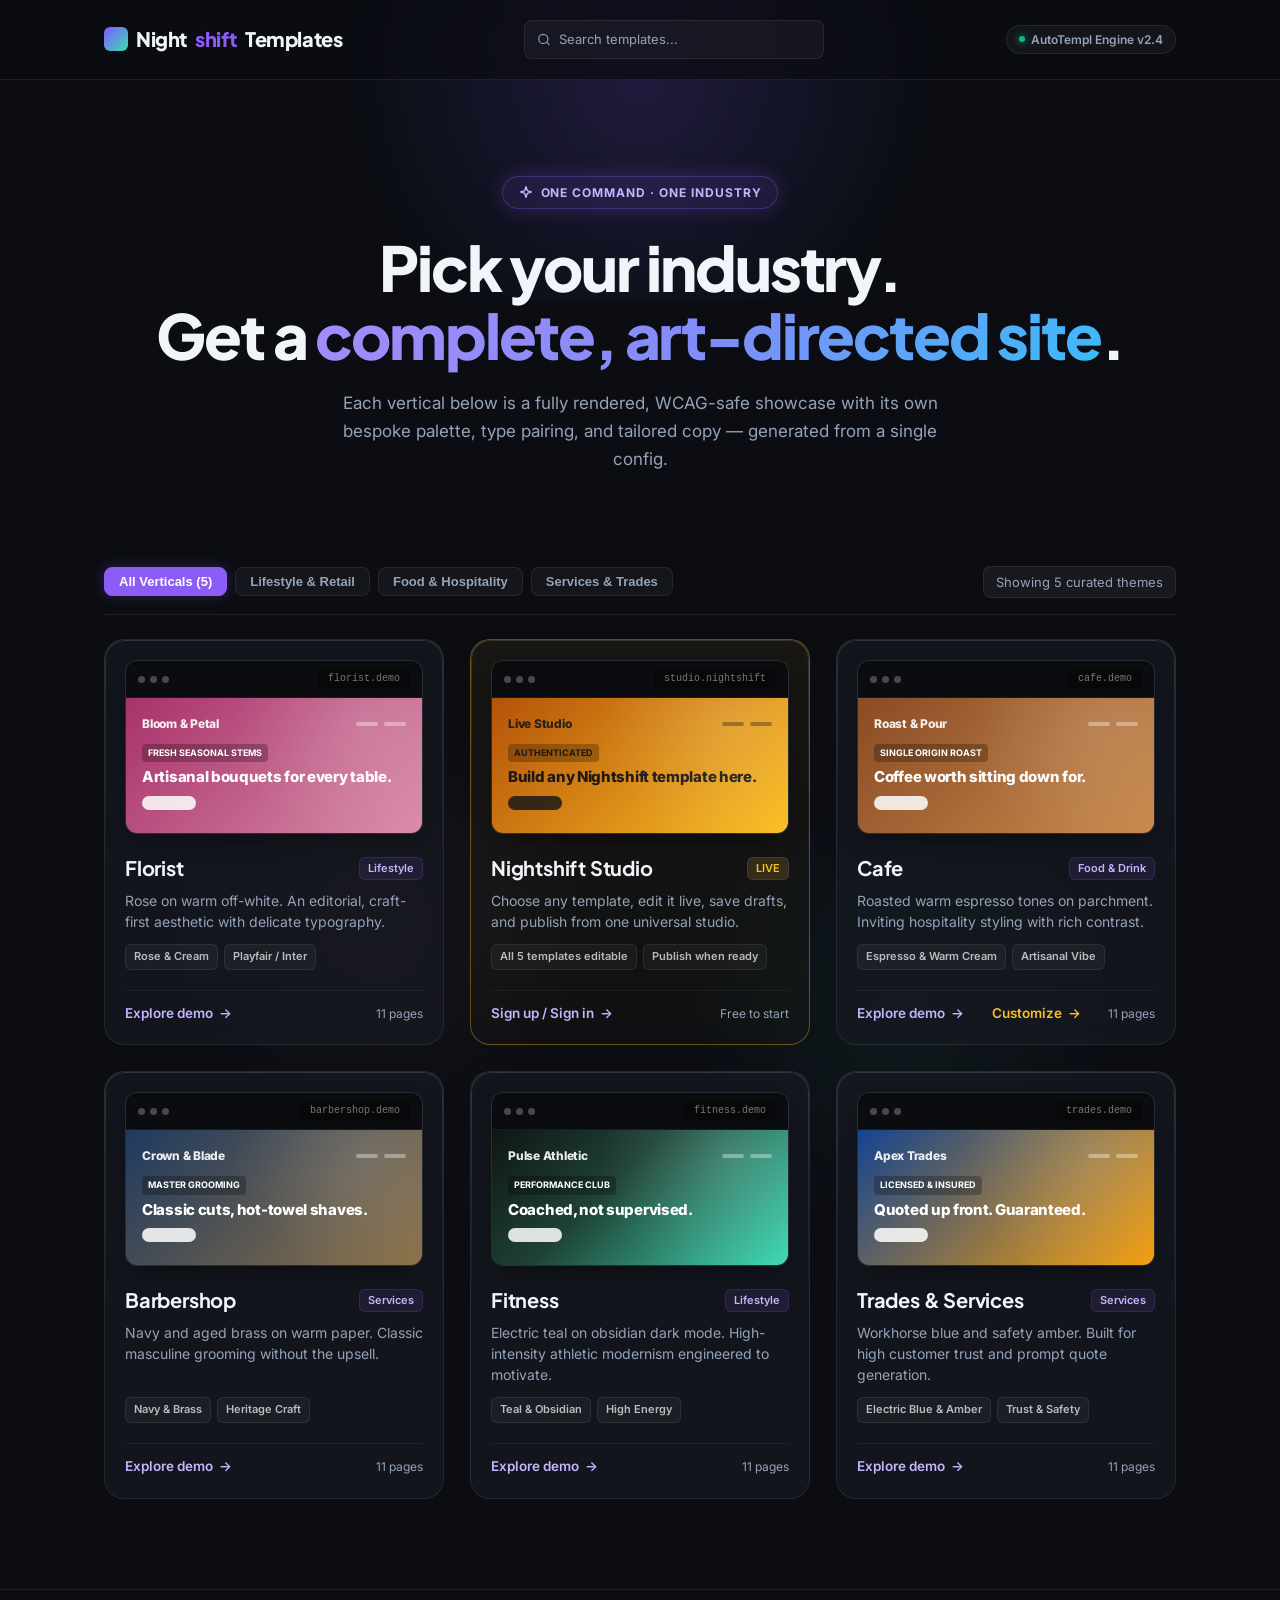
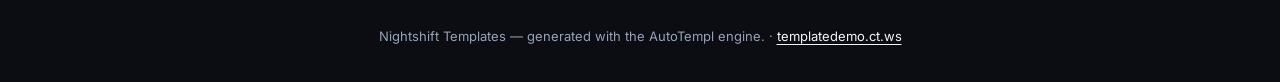
<file: index.html>
<!DOCTYPE html>
<html lang="en">
<head>
    <meta charset="UTF-8">
    <meta name="viewport" content="width=device-width, initial-scale=1.0">
    <title>Nightshift Templates — Pick your industry</title>
    <meta name="description" content="Generate a complete, art-directed brand site from one command. Pick your industry and get a themed landing page, palette, and type pairing.">
    <meta property="og:title" content="Nightshift Templates">
    <meta property="og:description" content="Pick your industry. Get a complete, art-directed site.">
    <meta property="og:image" content="https://templatedemo.ct.ws/assets/og-index.png">
    <meta property="og:url" content="https://templatedemo.ct.ws/">
    <link rel="preconnect" href="https://fonts.googleapis.com">
    <link rel="preconnect" href="https://fonts.gstatic.com" crossorigin>
    <link href="https://fonts.googleapis.com/css2?family=Plus+Jakarta+Sans:wght@400;500;600;700;800&family=Inter:wght@400;500;600&display=swap" rel="stylesheet">
    <style>
        :root {
            --bg: #0b0d13;
            --surface: rgba(23, 26, 35, 0.7);
            --surface-hover: rgba(30, 35, 48, 0.9);
            --border: rgba(255, 255, 255, 0.08);
            --border-hover: rgba(124, 92, 255, 0.4);
            --text: #f1f5f9;
            --muted: #94a3b8;
            --accent: #8b5cf6;
            --accent-glow: rgba(139, 92, 246, 0.25);
            --accent-soft: rgba(139, 92, 246, 0.12);
        }

        * { box-sizing: border-box; margin: 0; padding: 0; }
        body {
            font-family: 'Inter', system-ui, sans-serif;
            background: var(--bg);
            color: var(--text);
            line-height: 1.6;
            -webkit-font-smoothing: antialiased;
            position: relative;
            overflow-x: hidden;
            min-height: 100vh;
        }

        /* Ambient atmospheric background glows */
        .bg-glow-1 {
            position: absolute;
            top: -150px;
            left: 50%;
            transform: translateX(-50%);
            width: 700px;
            height: 450px;
            background: radial-gradient(circle, rgba(124, 92, 255, 0.18) 0%, rgba(99, 102, 241, 0.05) 50%, transparent 70%);
            pointer-events: none;
            z-index: 0;
        }
        .bg-glow-2 {
            position: absolute;
            top: 40%;
            left: 10%;
            width: 500px;
            height: 500px;
            background: radial-gradient(circle, rgba(217, 140, 168, 0.06) 0%, transparent 60%);
            pointer-events: none;
            z-index: 0;
        }
        .bg-glow-3 {
            position: absolute;
            top: 45%;
            right: 10%;
            width: 500px;
            height: 500px;
            background: radial-gradient(circle, rgba(61, 219, 180, 0.06) 0%, transparent 60%);
            pointer-events: none;
            z-index: 0;
        }

        a { color: inherit; text-decoration: none; }
        .container { max-width: 1120px; margin: 0 auto; padding: 0 24px; position: relative; z-index: 1; }

        header.nav {
            padding: 20px 0;
            border-bottom: 1px solid var(--border);
            backdrop-filter: blur(12px);
            -webkit-backdrop-filter: blur(12px);
            background: rgba(11, 13, 19, 0.75);
            position: sticky;
            top: 0;
            z-index: 100;
        }
        header.nav .container {
            display: flex;
            align-items: center;
            justify-content: space-between;
            gap: 20px;
        }
        .logo {
            font-family: 'Plus Jakarta Sans', sans-serif;
            font-weight: 800;
            font-size: 20px;
            letter-spacing: -0.02em;
            display: flex;
            align-items: center;
            gap: 8px;
        }
        .logo-badge {
            width: 24px;
            height: 24px;
            border-radius: 6px;
            background: linear-gradient(135deg, #7c5cff, #3ddbb4);
            display: inline-block;
        }
        .logo span { color: var(--accent); }

        .engine-pill {
            font-size: 12px;
            font-weight: 600;
            color: var(--muted);
            background: rgba(255, 255, 255, 0.04);
            border: 1px solid var(--border);
            padding: 4px 12px;
            border-radius: 999px;
            display: inline-flex;
            align-items: center;
            gap: 6px;
        }
        .engine-pill::before {
            content: '';
            width: 6px;
            height: 6px;
            border-radius: 50%;
            background: #10b981;
            display: inline-block;
            box-shadow: 0 0 8px #10b981;
        }

        .search-bar {
            display: flex;
            align-items: center;
            gap: 8px;
            flex: 1;
            max-width: 300px;
            padding: 8px 12px;
            border: 1px solid var(--border);
            border-radius: 8px;
            background: rgba(255, 255, 255, 0.04);
            color: var(--muted);
        }
        .search-bar input {
            width: 100%;
            border: 0;
            outline: 0;
            background: transparent;
            color: var(--text);
            font: inherit;
            font-size: 13px;
        }
        .search-bar input::placeholder { color: var(--muted); }
        .menu-toggle {
            display: none;
            width: 36px;
            height: 36px;
            align-items: center;
            justify-content: center;
            border: 1px solid var(--border);
            border-radius: 8px;
            background: transparent;
            color: var(--text);
            cursor: pointer;
            font-size: 18px;
        }

        .hero {
            padding: 96px 0 56px;
            text-align: center;
        }
        .eyebrow {
            display: inline-flex;
            align-items: center;
            gap: 8px;
            font-size: 12px;
            font-weight: 700;
            letter-spacing: 0.08em;
            text-transform: uppercase;
            color: #c4b5fd;
            background: var(--accent-soft);
            border: 1px solid rgba(139, 92, 246, 0.3);
            padding: 6px 16px;
            border-radius: 999px;
            margin-bottom: 24px;
            box-shadow: 0 0 20px var(--accent-glow);
        }
        h1 {
            font-family: 'Plus Jakarta Sans', sans-serif;
            font-size: clamp(34px, 5.5vw, 62px);
            font-weight: 800;
            line-height: 1.1;
            letter-spacing: -0.035em;
            margin-bottom: 20px;
        }
        h1 em {
            font-style: normal;
            background: linear-gradient(135deg, #a78bfa, #818cf8 50%, #38bdf8);
            background-clip: text;
            -webkit-background-clip: text;
            -webkit-text-fill-color: transparent;
        }
        .lede {
            max-width: 640px;
            margin: 0 auto;
            color: var(--muted);
            font-size: 17px;
            line-height: 1.65;
        }

        @keyframes fadeInDown {
            from { opacity: 0; transform: translateY(-10px); }
            to { opacity: 1; transform: translateY(0); }
        }
        @keyframes slideUpFade {
            from { opacity: 0; transform: translateY(20px); }
            to { opacity: 1; transform: translateY(0); }
        }
        .eyebrow, h1, .lede { animation: fadeInDown 0.6s ease both; }
        h1 { animation-delay: 0.1s; }
        .lede { animation-delay: 0.2s; }

        .grid-header {
            display: flex;
            align-items: center;
            justify-content: space-between;
            margin-top: 36px;
            margin-bottom: 24px;
            padding-bottom: 16px;
            border-bottom: 1px solid var(--border);
            flex-wrap: wrap;
            gap: 16px;
        }
        .filter-group {
            display: flex;
            gap: 8px;
            flex-wrap: wrap;
        }
        .filter-btn {
            background: rgba(255, 255, 255, 0.04);
            border: 1px solid var(--border);
            color: var(--muted);
            padding: 6px 14px;
            border-radius: 8px;
            font-size: 13px;
            font-weight: 600;
            cursor: pointer;
            transition: all 0.2s ease;
        }
        .filter-btn:hover {
            color: #fff;
            border-color: rgba(255, 255, 255, 0.2);
            background: rgba(255, 255, 255, 0.08);
        }
        .filter-btn.active {
            color: #fff;
            background: var(--accent);
            border-color: var(--accent);
            box-shadow: 0 0 14px var(--accent-glow);
        }
        .grid-count {
            font-size: 13px;
            color: var(--muted);
            background: rgba(255, 255, 255, 0.05);
            padding: 5px 12px;
            border-radius: 8px;
            border: 1px solid var(--border);
        }

        .grid {
            display: grid;
            grid-template-columns: repeat(auto-fit, minmax(320px, 1fr));
            gap: 26px;
            padding-bottom: 90px;
        }
        .card {
            opacity: 0;
            background: var(--surface);
            border: 1px solid var(--border);
            border-radius: 20px;
            padding: 20px;
            backdrop-filter: blur(12px);
            -webkit-backdrop-filter: blur(12px);
            transition: all 0.3s cubic-bezier(0.16, 1, 0.3, 1);
            display: flex;
            flex-direction: column;
            position: relative;
            overflow: hidden;
            animation: slideUpFade 0.6s cubic-bezier(0.16, 1, 0.3, 1) forwards;
        }
        .card:nth-child(1) { animation-delay: 0.3s; }
        .card:nth-child(2) { animation-delay: 0.4s; }
        .card:nth-child(3) { animation-delay: 0.5s; }
        .card:nth-child(4) { animation-delay: 0.6s; }
        .card:nth-child(5) { animation-delay: 0.7s; }
        .card.is-hidden { display: none; }

        @media (prefers-reduced-motion: reduce) {
            .eyebrow, h1, .lede, .card { animation: none; opacity: 1; }
        }
        .card::after {
            content: '';
            position: absolute;
            inset: 0;
            border-radius: 20px;
            padding: 1px;
            background: linear-gradient(180deg, rgba(255, 255, 255, 0.14), transparent 60%);
            mask: linear-gradient(#fff 0 0) content-box, linear-gradient(#fff 0 0);
            -webkit-mask: linear-gradient(#fff 0 0) content-box, linear-gradient(#fff 0 0);
            -webkit-mask-composite: xor;
            mask-composite: exclude;
            pointer-events: none;
        }
        .card:hover {
            transform: translateY(-6px);
            border-color: var(--border-hover);
            background: var(--surface-hover);
            box-shadow: 0 20px 40px -15px rgba(0, 0, 0, 0.7), 0 0 30px -8px var(--card-glow, var(--accent-glow));
        }

        /* Interactive Browser Window Mockup */
        .card .mockup-window {
            background: #12151c;
            border-radius: 12px;
            border: 1px solid rgba(255, 255, 255, 0.1);
            overflow: hidden;
            margin-bottom: 18px;
            box-shadow: 0 10px 24px -8px rgba(0,0,0,0.5);
            transition: transform 0.3s ease;
        }
        .card:hover .mockup-window {
            transform: scale(1.01);
        }
        .mockup-bar {
            background: rgba(0, 0, 0, 0.45);
            padding: 8px 12px;
            display: flex;
            align-items: center;
            justify-content: space-between;
            border-bottom: 1px solid rgba(255, 255, 255, 0.06);
        }
        .mockup-dots {
            display: flex;
            gap: 5px;
        }
        .mockup-dot {
            width: 7px;
            height: 7px;
            border-radius: 50%;
            background: rgba(255, 255, 255, 0.25);
        }
        .mockup-address {
            font-size: 10px;
            color: rgba(255, 255, 255, 0.45);
            font-family: monospace;
            background: rgba(0, 0, 0, 0.3);
            padding: 2px 10px;
            border-radius: 4px;
        }
        .mockup-screen {
            height: 135px;
            padding: 16px;
            position: relative;
            display: flex;
            flex-direction: column;
            justify-content: space-between;
            overflow: hidden;
        }
        .mockup-screen::before {
            content: '';
            position: absolute;
            inset: 0;
            background: radial-gradient(circle at 80% 20%, rgba(255,255,255,0.12), transparent 50%);
            pointer-events: none;
        }
        .mockup-nav-ghost {
            display: flex;
            justify-content: space-between;
            align-items: center;
            opacity: 0.9;
        }
        .mockup-brand {
            font-size: 12px;
            font-weight: 800;
            letter-spacing: -0.02em;
        }
        .mockup-links {
            display: flex;
            gap: 6px;
        }
        .mockup-link-item {
            width: 22px;
            height: 4px;
            border-radius: 2px;
            background: currentColor;
            opacity: 0.4;
        }
        .mockup-hero-ghost {
            margin-top: auto;
        }
        .mockup-badge {
            display: inline-block;
            font-size: 9px;
            font-weight: 700;
            text-transform: uppercase;
            padding: 2px 6px;
            border-radius: 4px;
            margin-bottom: 6px;
            background: rgba(0, 0, 0, 0.25);
            backdrop-filter: blur(4px);
        }
        .mockup-h1 {
            font-size: 15px;
            font-weight: 800;
            line-height: 1.15;
            margin-bottom: 6px;
            letter-spacing: -0.02em;
        }
        .mockup-btn-ghost {
            display: inline-block;
            width: 54px;
            height: 14px;
            border-radius: 20px;
            background: currentColor;
            opacity: 0.85;
        }

        .card-content {
            display: flex;
            flex-direction: column;
            flex-grow: 1;
        }
        .card-header-row {
            display: flex;
            align-items: center;
            justify-content: space-between;
            margin-bottom: 6px;
        }
        .card h3 {
            font-family: 'Plus Jakarta Sans', sans-serif;
            font-size: 20px;
            font-weight: 700;
            letter-spacing: -0.01em;
        }
        .category-badge {
            font-size: 11px;
            font-weight: 600;
            color: #c4b5fd;
            background: rgba(139, 92, 246, 0.1);
            border: 1px solid rgba(139, 92, 246, 0.2);
            padding: 2px 8px;
            border-radius: 6px;
        }
        .card p {
            color: var(--muted);
            font-size: 14px;
            line-height: 1.5;
            flex-grow: 1;
        }
        .card-swatch-pills {
            display: flex;
            gap: 6px;
            margin: 12px 0 6px;
        }
        .card-swatch-pill {
            font-size: 11px;
            font-weight: 600;
            color: rgba(255, 255, 255, 0.7);
            background: rgba(255, 255, 255, 0.04);
            border: 1px solid rgba(255, 255, 255, 0.08);
            padding: 3px 8px;
            border-radius: 6px;
        }

        .card .go-wrapper {
            margin-top: 14px;
            padding-top: 12px;
            border-top: 1px solid rgba(255, 255, 255, 0.05);
            display: flex;
            align-items: center;
            justify-content: space-between;
        }
        .card .go {
            color: #c4b5fd;
            font-weight: 600;
            font-size: 13.5px;
            display: inline-flex;
            align-items: center;
            gap: 6px;
            transition: gap 0.2s ease, color 0.2s ease;
        }
        .card:hover .go {
            color: #fff;
            gap: 9px;
        }
        .card.studio-card {
            border: 1px solid rgba(251, 191, 36, 0.35);
            background: linear-gradient(180deg, rgba(251, 191, 36, 0.06), rgba(251, 191, 36, 0.02));
        }
        .card.studio-card:hover {
            border-color: rgba(251, 191, 36, 0.6);
            box-shadow: 0 0 24px rgba(251, 191, 36, 0.15);
        }
        .card .template-count {
            font-size: 12px;
            color: var(--muted);
        }

        footer {
            border-top: 1px solid var(--border);
            padding: 36px 0;
            color: var(--muted);
            font-size: 13px;
            text-align: center;
            background: rgba(11, 13, 19, 0.85);
        }
        footer a {
            color: var(--text);
            text-decoration: underline;
            text-underline-offset: 3px;
        }

        @media (max-width: 768px) {
            header.nav .container { flex-wrap: wrap; }
            .engine-pill { display: none; }
            .menu-toggle { display: inline-flex; }
            .search-bar { order: 3; flex-basis: 100%; max-width: none; }
            .filter-group {
                display: none;
                width: 100%;
            }
            .filter-group.is-open { display: flex; }
            .grid-header { align-items: stretch; }
            .grid-count { align-self: flex-start; }
            .grid { grid-template-columns: 1fr; }
        }
    </style>
</head>
<body>
    <div class="bg-glow-1"></div>
    <div class="bg-glow-2"></div>
    <div class="bg-glow-3"></div>

    <header class="nav">
        <div class="container">
            <div class="logo">
                <span class="logo-badge"></span>
                Night<span>shift</span> Templates
            </div>
            <label class="search-bar">
                <svg width="15" height="15" viewBox="0 0 24 24" fill="none" stroke="currentColor" stroke-width="2" stroke-linecap="round" stroke-linejoin="round" aria-hidden="true"><circle cx="11" cy="11" r="8"></circle><path d="m21 21-4.3-4.3"></path></svg>
                <input id="search-input" type="search" placeholder="Search templates..." aria-label="Search templates">
            </label>
            <button class="menu-toggle" type="button" aria-label="Toggle filters" aria-expanded="false">☰</button>
            <div class="engine-pill">AutoTempl Engine v2.4</div>
        </div>
    </header>

    <main>
        <section class="hero">
            <div class="container">
                <span class="eyebrow">
                    <svg width="14" height="14" viewBox="0 0 24 24" fill="none" stroke="currentColor" stroke-width="2.5" stroke-linecap="round" stroke-linejoin="round"><path d="m12 3-1.9 5.8a2 2 0 0 1-1.3 1.3L3 12l5.8 1.9a2 2 0 0 1 1.3 1.3L12 21l1.9-5.8a2 2 0 0 1 1.3-1.3L21 12l-5.8-1.9a2 2 0 0 1-1.3-1.3Z"/></svg>
                    One command · One industry
                </span>
                <h1>Pick your industry.<br>Get a <em>complete, art-directed site</em>.</h1>
                <p class="lede">Each vertical below is a fully rendered, WCAG-safe showcase with its own bespoke palette, type pairing, and tailored copy — generated from a single config.</p>
            </div>
        </section>

        <section class="container">
            <div class="grid-header">
                <div class="filter-group" id="filter-group">
                    <button class="filter-btn active" data-filter="all">All Verticals (5)</button>
                    <button class="filter-btn" data-filter="lifestyle">Lifestyle & Retail</button>
                    <button class="filter-btn" data-filter="food">Food & Hospitality</button>
                    <button class="filter-btn" data-filter="services">Services & Trades</button>
                </div>
                <span class="grid-count" id="count-display">Showing 5 curated themes</span>
            </div>

            <div class="grid">
                <!-- Florist -->
                <a class="card" href="florist/index.html" data-category="lifestyle" style="--card-glow: rgba(168, 50, 107, 0.35);">
                    <div class="mockup-window">
                        <div class="mockup-bar">
                            <div class="mockup-dots">
                                <span class="mockup-dot"></span><span class="mockup-dot"></span><span class="mockup-dot"></span>
                            </div>
                            <span class="mockup-address">florist.demo</span>
                        </div>
                        <div class="mockup-screen" style="background: linear-gradient(135deg, #a8326b 0%, #d98ca8 100%); color: #ffffff;">
                            <div class="mockup-nav-ghost">
                                <span class="mockup-brand">Bloom & Petal</span>
                                <div class="mockup-links"><span class="mockup-link-item"></span><span class="mockup-link-item"></span></div>
                            </div>
                            <div class="mockup-hero-ghost">
                                <span class="mockup-badge">Fresh Seasonal Stems</span>
                                <div class="mockup-h1">Artisanal bouquets for every table.</div>
                                <span class="mockup-btn-ghost"></span>
                            </div>
                        </div>
                    </div>
                    <div class="card-content">
                        <div class="card-header-row">
                            <h3>Florist</h3>
                            <span class="category-badge">Lifestyle</span>
                        </div>
                        <p>Rose on warm off-white. An editorial, craft-first aesthetic with delicate typography.</p>
                        <div class="card-swatch-pills">
                            <span class="card-swatch-pill">Rose & Cream</span>
                            <span class="card-swatch-pill">Playfair / Inter</span>
                        </div>
                        <div class="go-wrapper">
                            <span class="go">Explore demo <span>→</span></span>
                            <span class="template-count">11 pages</span>
                        </div>
                    </div>
                </a>

                <!-- Cafe -->
                <!-- Cafe Studio CTA -->
                <a class="card studio-card" href="/studio/" data-category="food" style="--card-glow: rgba(138, 75, 38, 0.4);">
                    <div class="mockup-window">
                        <div class="mockup-bar">
                            <div class="mockup-dots">
                                <span class="mockup-dot"></span><span class="mockup-dot"></span><span class="mockup-dot"></span>
                            </div>
                            <span class="mockup-address">studio.nightshift</span>
                        </div>
                        <div class="mockup-screen" style="background: linear-gradient(135deg, #b45309 0%, #fbbf24 100%); color: #1c1917;">
                            <div class="mockup-nav-ghost">
                                <span class="mockup-brand">Live Studio</span>
                                <div class="mockup-links"><span class="mockup-link-item"></span><span class="mockup-link-item"></span></div>
                            </div>
                            <div class="mockup-hero-ghost">
                                <span class="mockup-badge">Authenticated</span>
                                <div class="mockup-h1">Build any Nightshift template here.</div>
                                <span class="mockup-btn-ghost"></span>
                            </div>
                        </div>
                    </div>
                    <div class="card-content">
                        <div class="card-header-row">
                            <h3>Nightshift Studio</h3>
                            <span class="category-badge" style="background:rgba(251,191,36,.15);color:#fbbf24">LIVE</span>
                        </div>
                        <p>Choose any template, edit it live, save drafts, and publish from one universal studio.</p>
                        <div class="card-swatch-pills">
                            <span class="card-swatch-pill">All 5 templates editable</span>
                            <span class="card-swatch-pill">Publish when ready</span>
                        </div>
                        <div class="go-wrapper">
                            <span class="go">Sign up / Sign in <span>→</span></span>
                            <span class="template-count">Free to start</span>
                        </div>
                    </div>
                </a>

                <!-- Cafe demo -->
                <div class="card" data-category="food" style="--card-glow: rgba(138, 75, 38, 0.4);">
                    <div class="mockup-window">
                        <div class="mockup-bar">
                            <div class="mockup-dots">
                                <span class="mockup-dot"></span><span class="mockup-dot"></span><span class="mockup-dot"></span>
                            </div>
                            <span class="mockup-address">cafe.demo</span>
                        </div>
                        <div class="mockup-screen" style="background: linear-gradient(135deg, #8a4b26 0%, #c98a4b 100%); color: #ffffff;">
                            <div class="mockup-nav-ghost">
                                <span class="mockup-brand">Roast & Pour</span>
                                <div class="mockup-links"><span class="mockup-link-item"></span><span class="mockup-link-item"></span></div>
                            </div>
                            <div class="mockup-hero-ghost">
                                <span class="mockup-badge">Single Origin Roast</span>
                                <div class="mockup-h1">Coffee worth sitting down for.</div>
                                <span class="mockup-btn-ghost"></span>
                            </div>
                        </div>
                    </div>
                    <div class="card-content">
                        <div class="card-header-row">
                            <h3>Cafe</h3>
                            <span class="category-badge">Food & Drink</span>
                        </div>
                        <p>Roasted warm espresso tones on parchment. Inviting hospitality styling with rich contrast.</p>
                        <div class="card-swatch-pills">
                            <span class="card-swatch-pill">Espresso & Warm Cream</span>
                            <span class="card-swatch-pill">Artisanal Vibe</span>
                        </div>
                        <div class="go-wrapper">
                            <a class="go" href="cafe/index.html">Explore demo <span>→</span></a>
                            <a class="go" href="/studio/?template=cafe" style="color:#fbbf24">Customize <span>→</span></a>
                            <span class="template-count">11 pages</span>
                        </div>
                    </div>
                </div>

                <!-- Barbershop -->
                <a class="card" href="barber/index.html" data-category="services" style="--card-glow: rgba(31, 58, 95, 0.45);">
                    <div class="mockup-window">
                        <div class="mockup-bar">
                            <div class="mockup-dots">
                                <span class="mockup-dot"></span><span class="mockup-dot"></span><span class="mockup-dot"></span>
                            </div>
                            <span class="mockup-address">barbershop.demo</span>
                        </div>
                        <div class="mockup-screen" style="background: linear-gradient(135deg, #1f3a5f 0%, #8d7146 100%); color: #ffffff;">
                            <div class="mockup-nav-ghost">
                                <span class="mockup-brand">Crown & Blade</span>
                                <div class="mockup-links"><span class="mockup-link-item"></span><span class="mockup-link-item"></span></div>
                            </div>
                            <div class="mockup-hero-ghost">
                                <span class="mockup-badge">Master Grooming</span>
                                <div class="mockup-h1">Classic cuts, hot-towel shaves.</div>
                                <span class="mockup-btn-ghost"></span>
                            </div>
                        </div>
                    </div>
                    <div class="card-content">
                        <div class="card-header-row">
                            <h3>Barbershop</h3>
                            <span class="category-badge">Services</span>
                        </div>
                        <p>Navy and aged brass on warm paper. Classic masculine grooming without the upsell.</p>
                        <div class="card-swatch-pills">
                            <span class="card-swatch-pill">Navy & Brass</span>
                            <span class="card-swatch-pill">Heritage Craft</span>
                        </div>
                        <div class="go-wrapper">
                            <span class="go">Explore demo <span>→</span></span>
                            <span class="template-count">11 pages</span>
                        </div>
                    </div>
                </a>

                <!-- Fitness -->
                <a class="card" href="fitness/index.html" data-category="lifestyle" style="--card-glow: rgba(61, 219, 180, 0.35);">
                    <div class="mockup-window">
                        <div class="mockup-bar">
                            <div class="mockup-dots">
                                <span class="mockup-dot"></span><span class="mockup-dot"></span><span class="mockup-dot"></span>
                            </div>
                            <span class="mockup-address">fitness.demo</span>
                        </div>
                        <div class="mockup-screen" style="background: linear-gradient(135deg, #0f1613 0%, #1f4236 40%, #3ddbb4 100%); color: #ffffff;">
                            <div class="mockup-nav-ghost">
                                <span class="mockup-brand">Pulse Athletic</span>
                                <div class="mockup-links"><span class="mockup-link-item"></span><span class="mockup-link-item"></span></div>
                            </div>
                            <div class="mockup-hero-ghost">
                                <span class="mockup-badge">Performance Club</span>
                                <div class="mockup-h1">Coached, not supervised.</div>
                                <span class="mockup-btn-ghost"></span>
                            </div>
                        </div>
                    </div>
                    <div class="card-content">
                        <div class="card-header-row">
                            <h3>Fitness</h3>
                            <span class="category-badge">Lifestyle</span>
                        </div>
                        <p>Electric teal on obsidian dark mode. High-intensity athletic modernism engineered to motivate.</p>
                        <div class="card-swatch-pills">
                            <span class="card-swatch-pill">Teal & Obsidian</span>
                            <span class="card-swatch-pill">High Energy</span>
                        </div>
                        <div class="go-wrapper">
                            <span class="go">Explore demo <span>→</span></span>
                            <span class="template-count">11 pages</span>
                        </div>
                    </div>
                </a>

                <!-- Trades -->
                <a class="card" href="trades/index.html" data-category="services" style="--card-glow: rgba(245, 158, 11, 0.35);">
                    <div class="mockup-window">
                        <div class="mockup-bar">
                            <div class="mockup-dots">
                                <span class="mockup-dot"></span><span class="mockup-dot"></span><span class="mockup-dot"></span>
                            </div>
                            <span class="mockup-address">trades.demo</span>
                        </div>
                        <div class="mockup-screen" style="background: linear-gradient(135deg, #14448f 0%, #f59e0b 100%); color: #ffffff;">
                            <div class="mockup-nav-ghost">
                                <span class="mockup-brand">Apex Trades</span>
                                <div class="mockup-links"><span class="mockup-link-item"></span><span class="mockup-link-item"></span></div>
                            </div>
                            <div class="mockup-hero-ghost">
                                <span class="mockup-badge">Licensed & Insured</span>
                                <div class="mockup-h1">Quoted up front. Guaranteed.</div>
                                <span class="mockup-btn-ghost"></span>
                            </div>
                        </div>
                    </div>
                    <div class="card-content">
                        <div class="card-header-row">
                            <h3>Trades & Services</h3>
                            <span class="category-badge">Services</span>
                        </div>
                        <p>Workhorse blue and safety amber. Built for high customer trust and prompt quote generation.</p>
                        <div class="card-swatch-pills">
                            <span class="card-swatch-pill">Electric Blue & Amber</span>
                            <span class="card-swatch-pill">Trust & Safety</span>
                        </div>
                        <div class="go-wrapper">
                            <span class="go">Explore demo <span>→</span></span>
                            <span class="template-count">11 pages</span>
                        </div>
                    </div>
                </a>
            </div>
        </section>
    </main>

    <footer>
        <div class="container">
            Nightshift Templates — generated with the AutoTempl engine. · <a href="https://templatedemo.ct.ws/">templatedemo.ct.ws</a>
        </div>
    </footer>

    <script>
        const filterBtns = document.querySelectorAll('.filter-btn');
        const cards = document.querySelectorAll('.card');
        const countDisplay = document.getElementById('count-display');
        const searchInput = document.getElementById('search-input');
        const filterGroup = document.getElementById('filter-group');
        const menuToggle = document.querySelector('.menu-toggle');
        let activeFilter = 'all';

        function updateCards() {
            const query = searchInput.value.trim().toLowerCase();
            let count = 0;

            cards.forEach(card => {
                const matchesCategory = activeFilter === 'all' || card.dataset.category === activeFilter;
                const matchesSearch = !query || card.textContent.toLowerCase().includes(query);
                const isVisible = matchesCategory && matchesSearch;
                card.classList.toggle('is-hidden', !isVisible);
                if (isVisible) count++;
            });

            countDisplay.textContent = `Showing ${count} ${count === 1 ? 'theme' : 'curated themes'}`;
        }

        filterBtns.forEach(btn => {
            btn.addEventListener('click', () => {
                filterBtns.forEach(b => b.classList.remove('active'));
                btn.classList.add('active');
                activeFilter = btn.dataset.filter;
                updateCards();
                filterGroup.classList.remove('is-open');
                menuToggle.setAttribute('aria-expanded', 'false');
            });
        });

        searchInput.addEventListener('input', updateCards);
        menuToggle.addEventListener('click', () => {
            const isOpen = filterGroup.classList.toggle('is-open');
            menuToggle.setAttribute('aria-expanded', String(isOpen));
        });
    </script>
</body>
</html>
</file>
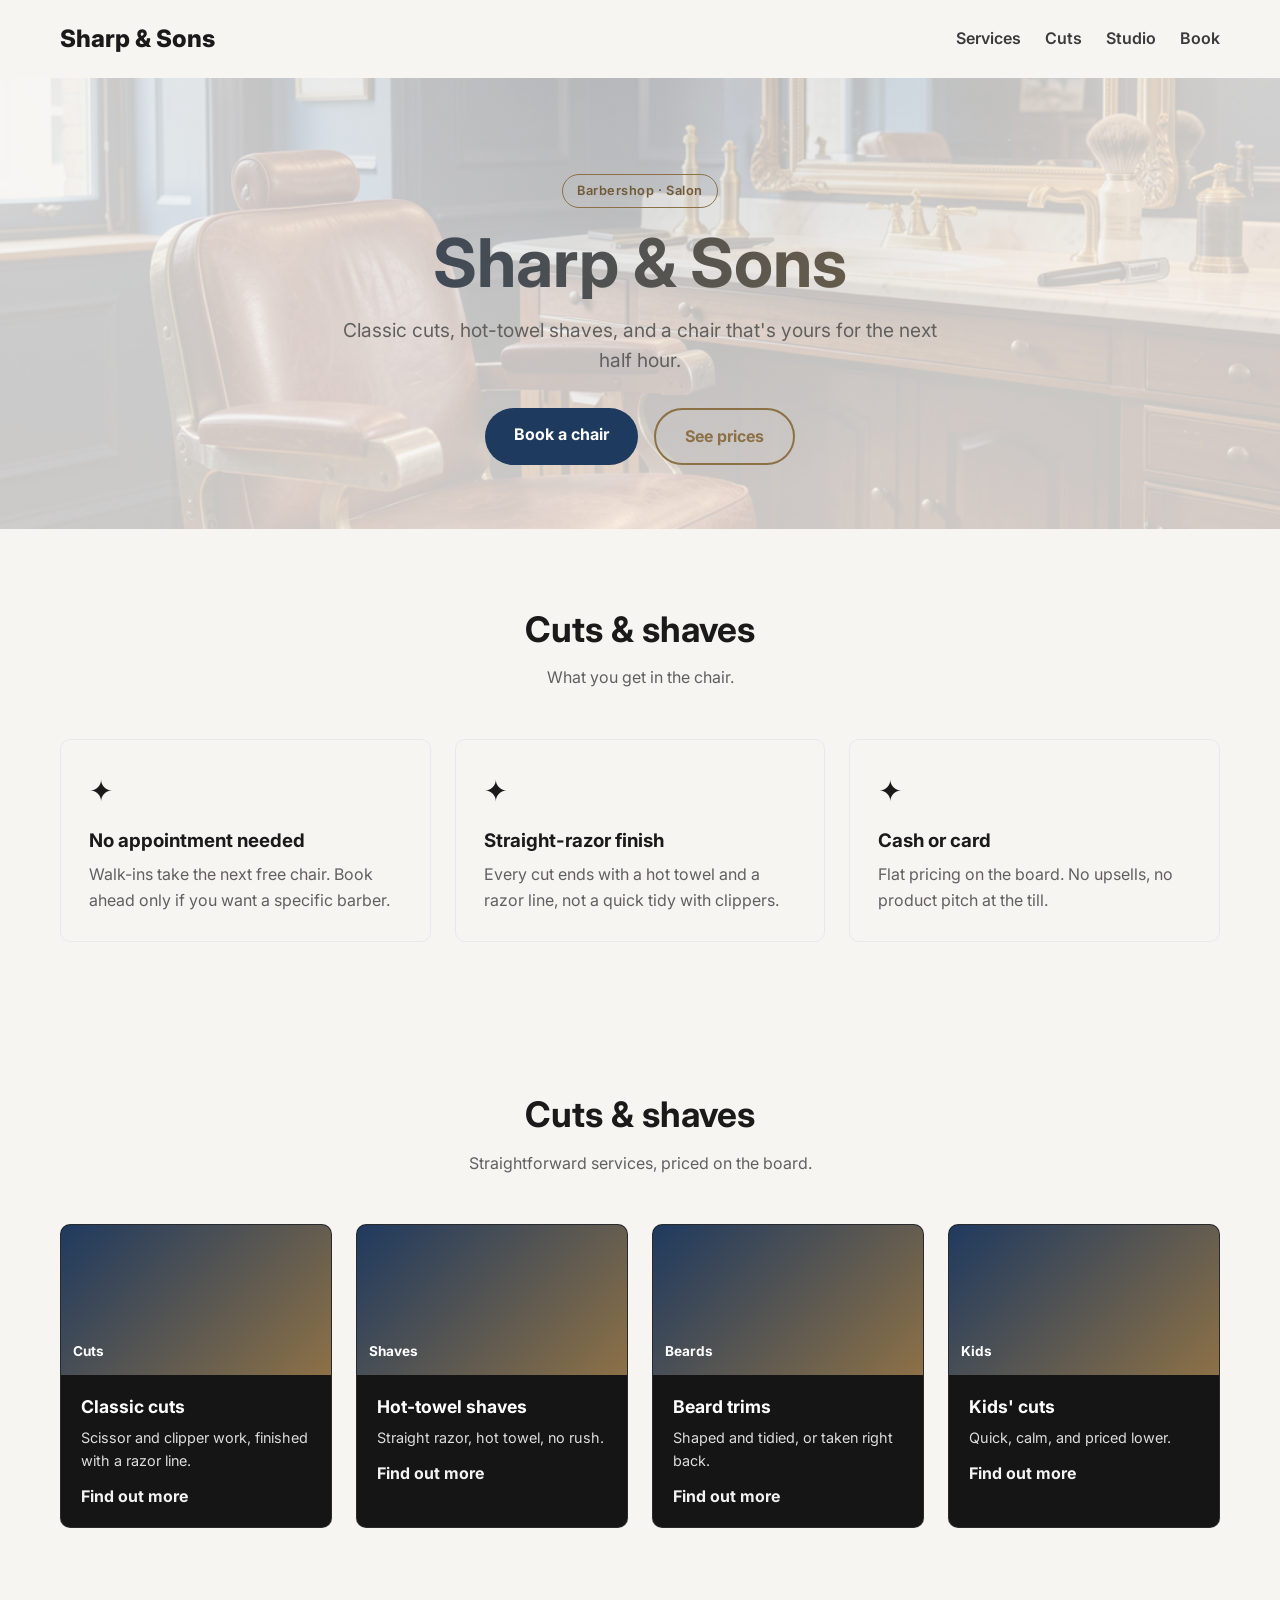
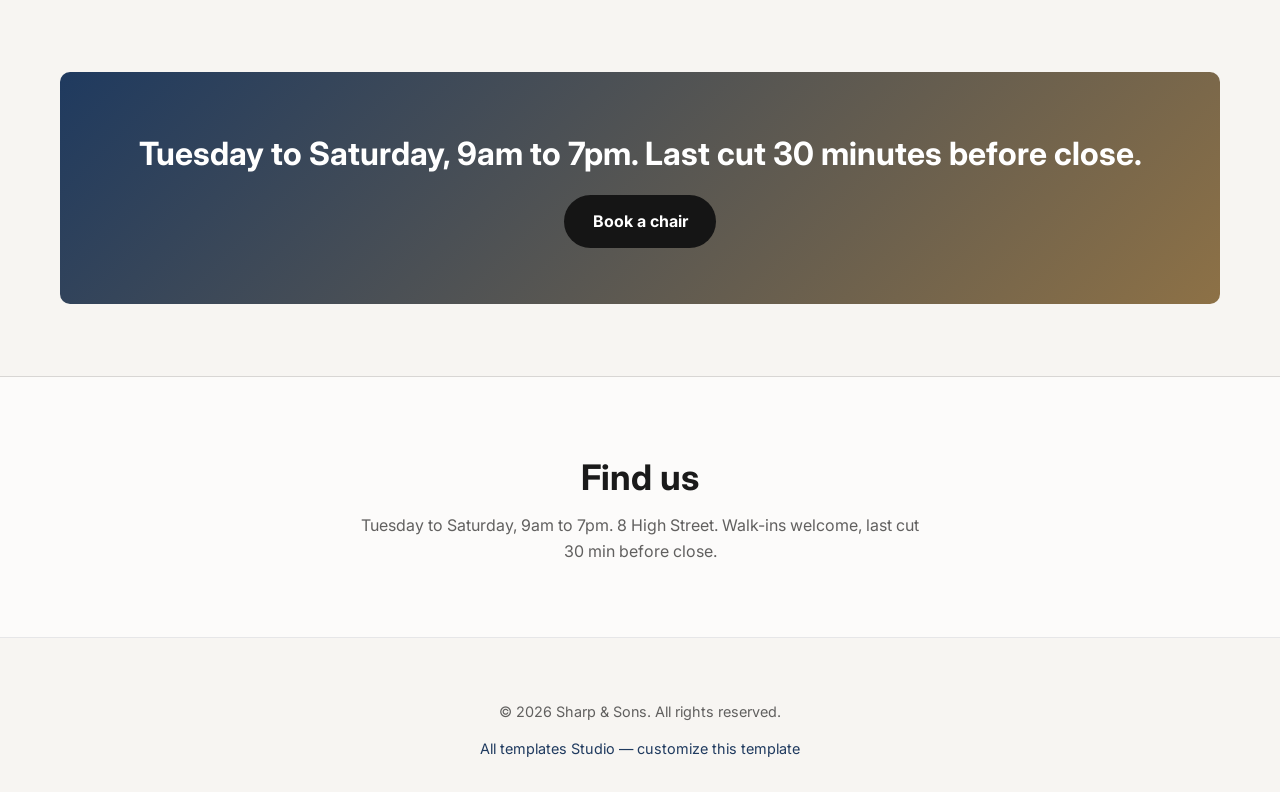
<file: barber/index.html>
<!DOCTYPE html>
<html lang="en">
<head>
    <meta charset="UTF-8">
    <meta name="viewport" content="width=device-width, initial-scale=1.0">
    <title>Sharp & Sons — Barbershop</title>
    <link rel="icon" type="image/svg+xml" href="favicon.svg">
    <link rel="apple-touch-icon" href="apple-touch-icon.svg">
    <meta name="description" content="Browse 11 production-ready website templates — SaaS, shop, blog, docs, portfolio and more.">
    <meta name="theme-color" content="#1f3a5f">
    <link rel="canonical" href="https://templatedemo.ct.ws/">
    <meta property="og:type" content="website">
    <meta property="og:site_name" content="Sharp & Sons">
    <meta property="og:title" content="Sharp & Sons — Barbershop">
    <meta property="og:description" content="Browse 11 production-ready website templates — SaaS, shop, blog, docs, portfolio and more.">
    <meta property="og:url" content="https://templatedemo.ct.ws/">
    <meta property="og:image" content="https://templatedemo.ct.ws/assets/og-index.png">
    <meta property="og:image:alt" content="Sharp & Sons — Barbershop">
    <meta name="twitter:card" content="summary_large_image">
    <meta name="twitter:title" content="Sharp & Sons — Barbershop">
    <meta name="twitter:description" content="Browse 11 production-ready website templates — SaaS, shop, blog, docs, portfolio and more.">
    <meta name="twitter:image" content="https://templatedemo.ct.ws/assets/og-index.png">

    <link rel="preconnect" href="https://fonts.googleapis.com">
    <link href="https://fonts.googleapis.com/css2?family=Inter:wght@400;600;800&display=swap" rel="stylesheet">
    <link rel="stylesheet" href="landing.css">
</head>
<body class="landing">
    <header class="header ">
    <div class="container">
        <a href="/" class="logo">Sharp & Sons</a>
        <button class="menu-toggle" aria-label="Open menu">☰</button>
        <nav class="nav">
            <a href="#features" class="nav-item">Services</a><a href="#gallery" class="nav-item">Cuts</a><a href="/studio/?template=barber" class="nav-item">Studio</a><a href="#contact" class="nav-item">Book</a>
        </nav>
    </div>
</header>
    <main>
        <section class="hero">
            <div class="hero-img-wrap">
                <img class="hero-img" src="assets/hero.png" alt="" width="1200" height="630" loading="eager">
            </div>
            <div class="container">
                <span class="eyebrow">Barbershop · Salon</span>
                <h1>Sharp & Sons</h1>

                <p>Classic cuts, hot-towel shaves, and a chair that's yours for the next half hour.</p>

                <div class="actions">
                    <a href="#features" class="btn">Book a chair</a>
                    <a href="#gallery" class="btn btn-outline">See prices</a>

                </div>

            </div>
        </section>

        <section id="features">
            <div class="container">
                <div class="section-head">
                    <h2>Cuts & shaves</h2>
                    <p>What you get in the chair.</p>
                </div>
                <div class="features">

                    <div class="feature"><div class="ic">✦</div><h3>No appointment needed</h3><p>Walk-ins take the next free chair. Book ahead only if you want a specific barber.</p></div>

                    <div class="feature"><div class="ic">✦</div><h3>Straight-razor finish</h3><p>Every cut ends with a hot towel and a razor line, not a quick tidy with clippers.</p></div>

                    <div class="feature"><div class="ic">✦</div><h3>Cash or card</h3><p>Flat pricing on the board. No upsells, no product pitch at the till.</p></div>

                </div>
            </div>
        </section>

        <section id="gallery">
            <div class="container">
                <div class="section-head">
                    <h2>Cuts & shaves</h2>
                    <p>Straightforward services, priced on the board.</p>
                </div>
                <div class="gallery">
                    
                    <a class="preview" href="#features">
                        <div class="thumb"><span>Cuts</span></div>
                        <div class="body">
                            <h3>Classic cuts</h3>
                            <p>Scissor and clipper work, finished with a razor line.</p>
                            <span class="go">Find out more</span>
                        </div>
                    </a>
                    
                    <a class="preview" href="#gallery">
                        <div class="thumb"><span>Shaves</span></div>
                        <div class="body">
                            <h3>Hot-towel shaves</h3>
                            <p>Straight razor, hot towel, no rush.</p>
                            <span class="go">Find out more</span>
                        </div>
                    </a>
                    
                    <a class="preview" href="#contact">
                        <div class="thumb"><span>Beards</span></div>
                        <div class="body">
                            <h3>Beard trims</h3>
                            <p>Shaped and tidied, or taken right back.</p>
                            <span class="go">Find out more</span>
                        </div>
                    </a>
                    
                    <a class="preview" href="#features">
                        <div class="thumb"><span>Kids</span></div>
                        <div class="body">
                            <h3>Kids' cuts</h3>
                            <p>Quick, calm, and priced lower.</p>
                            <span class="go">Find out more</span>
                        </div>
                    </a>
                    
                </div>
            </div>
        </section>

        <section class="cta">
            <div class="container">
                <div class="cta-box">
                    <h2>Tuesday to Saturday, 9am to 7pm. Last cut 30 minutes before close.</h2>
                    <a href="#features" class="btn">Book a chair</a>

                </div>
            </div>
        </section>

        <section id="contact" class="contact">
            <div class="container">
                <div class="section-head">
                    <h2>Find us</h2>
                    <p>Tuesday to Saturday, 9am to 7pm. 8 High Street. Walk-ins welcome, last cut 30 min before close.</p>
                </div>
            </div>
        </section>
        
    </main>
    <footer class="footer ">
    <div class="container">
        <p>&copy; 2026 Sharp & Sons. All rights reserved.</p>
        <div class="links">
            <a href="/">All templates</a>
            <a href="/studio/?template=barber">Studio — customize this template</a>
        </div>
    </div>
</footer>
    <script src="main.js"></script>
    
</body>
</html>
</file>
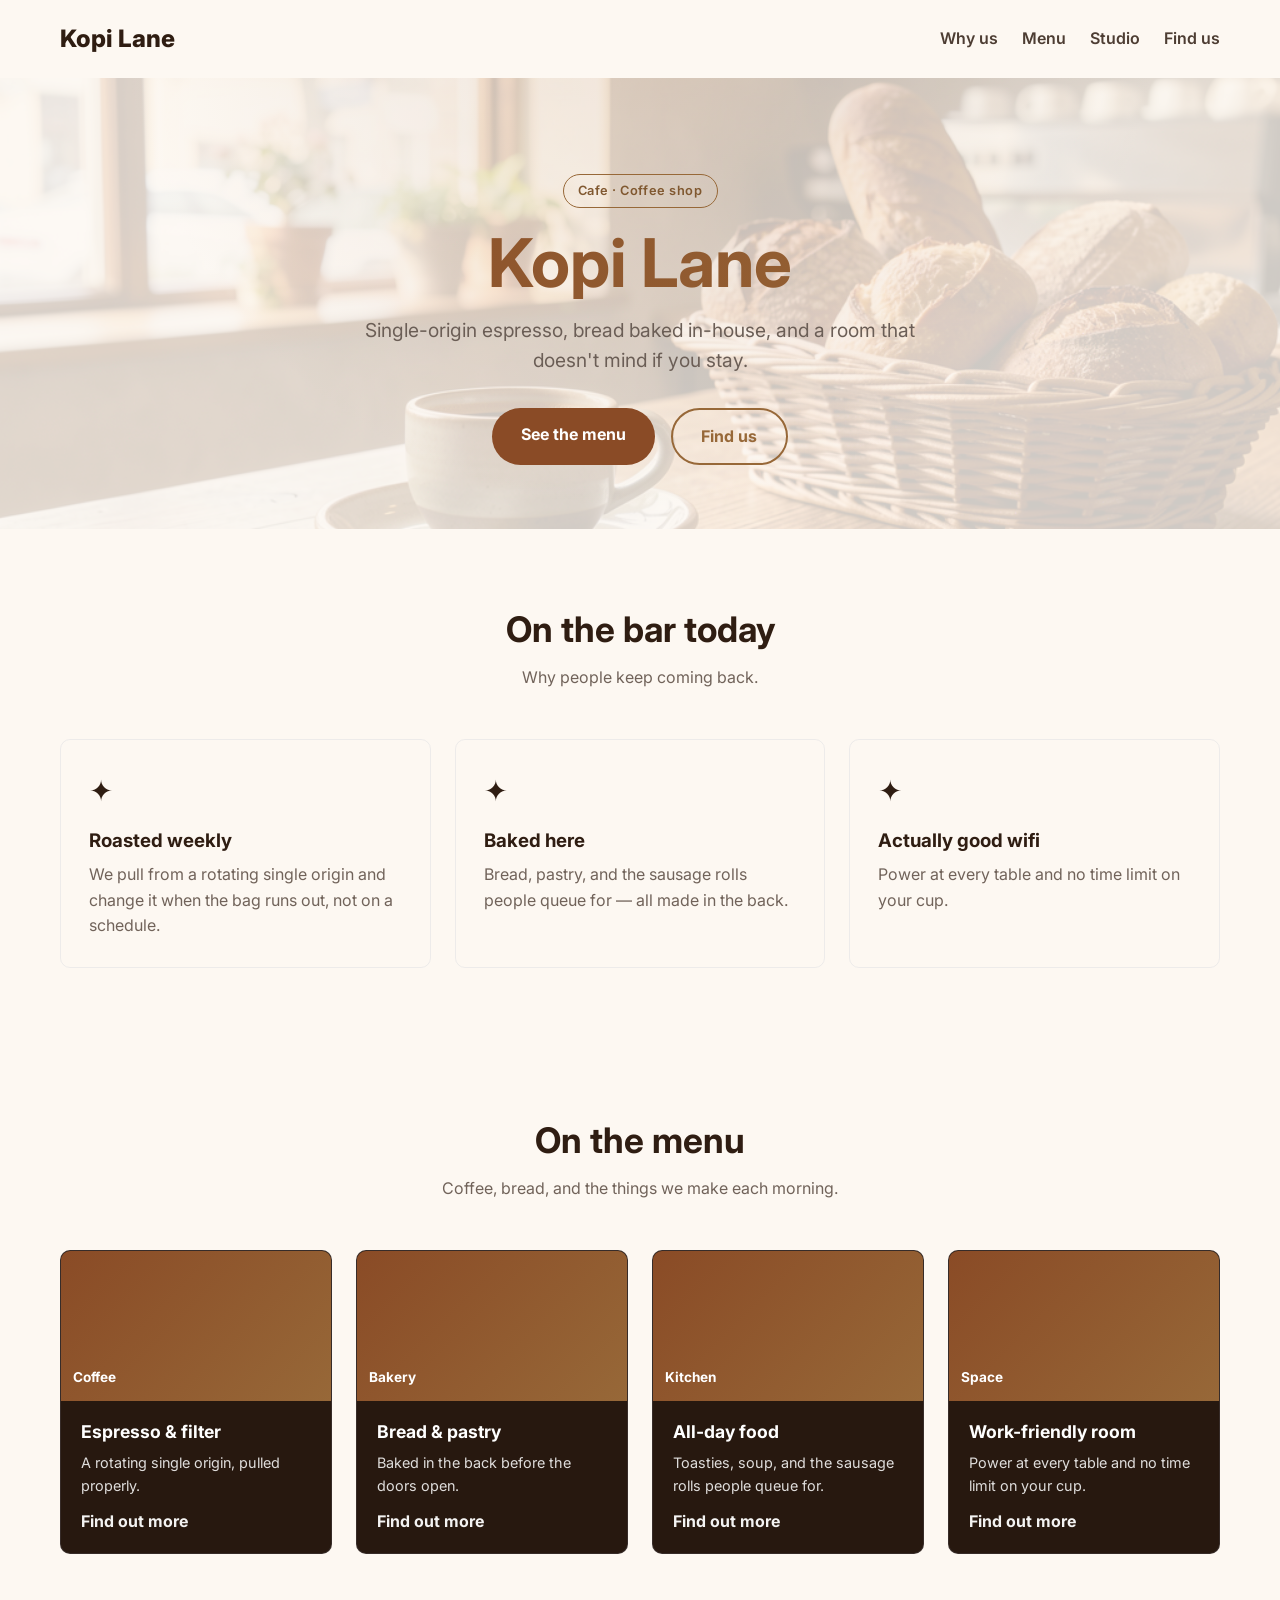
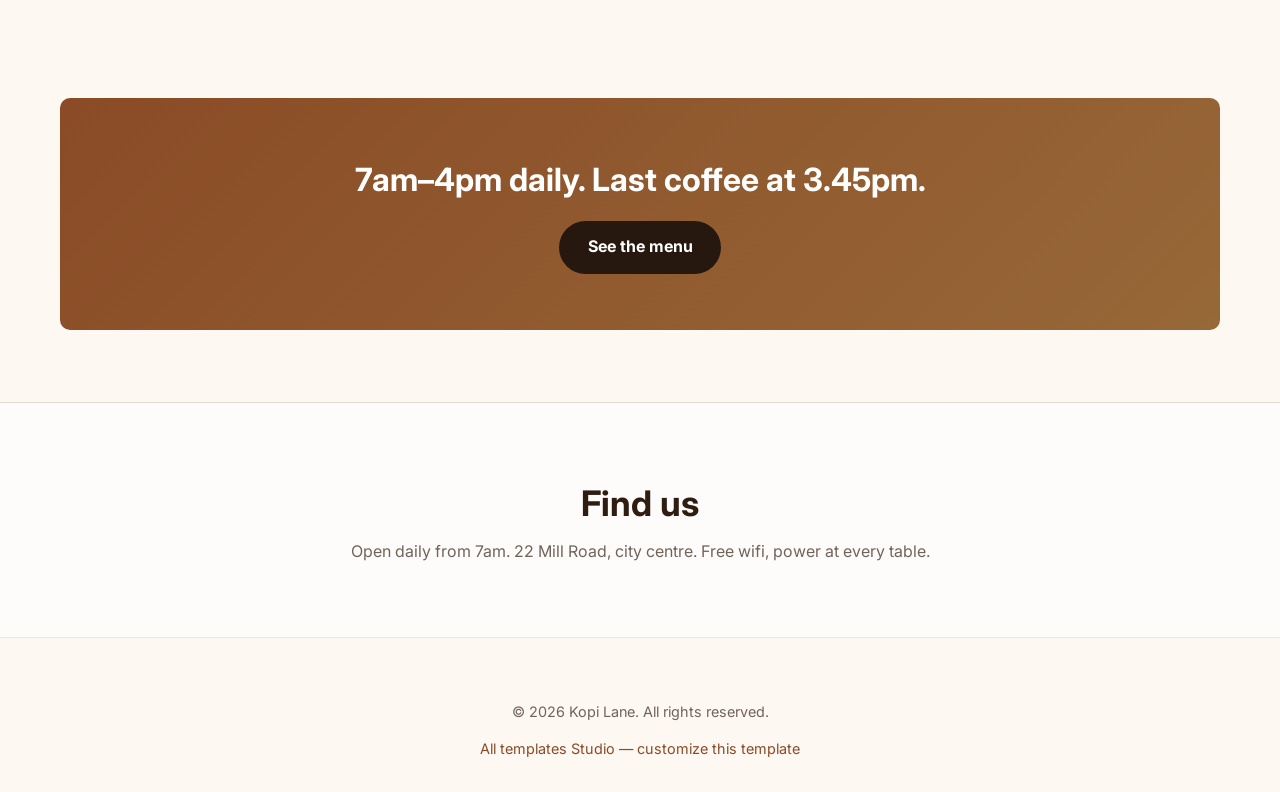
<file: cafe/index.html>
<!DOCTYPE html>
<html lang="en">
<head>
    <meta charset="UTF-8">
    <meta name="viewport" content="width=device-width, initial-scale=1.0">
    <title>Kopi Lane — Cafe</title>
    <link rel="icon" type="image/svg+xml" href="favicon.svg">
    <link rel="apple-touch-icon" href="apple-touch-icon.svg">
    <meta name="description" content="Browse 11 production-ready website templates — SaaS, shop, blog, docs, portfolio and more.">
    <meta name="theme-color" content="#8a4b26">
    <link rel="canonical" href="https://templatedemo.ct.ws/">
    <meta property="og:type" content="website">
    <meta property="og:site_name" content="Kopi Lane">
    <meta property="og:title" content="Kopi Lane — Cafe">
    <meta property="og:description" content="Browse 11 production-ready website templates — SaaS, shop, blog, docs, portfolio and more.">
    <meta property="og:url" content="https://templatedemo.ct.ws/">
    <meta property="og:image" content="https://templatedemo.ct.ws/assets/og-index.png">
    <meta property="og:image:alt" content="Kopi Lane — Cafe">
    <meta name="twitter:card" content="summary_large_image">
    <meta name="twitter:title" content="Kopi Lane — Cafe">
    <meta name="twitter:description" content="Browse 11 production-ready website templates — SaaS, shop, blog, docs, portfolio and more.">
    <meta name="twitter:image" content="https://templatedemo.ct.ws/assets/og-index.png">

    <link rel="preconnect" href="https://fonts.googleapis.com">
    <link href="https://fonts.googleapis.com/css2?family=Inter:wght@400;600;800&display=swap" rel="stylesheet">
    <link rel="stylesheet" href="landing.css">
</head>
<body class="landing">
    <header class="header ">
    <div class="container">
        <a href="/" class="logo">Kopi Lane</a>
        <button class="menu-toggle" aria-label="Open menu">☰</button>
        <nav class="nav">
            <a href="#features" class="nav-item">Why us</a><a href="#gallery" class="nav-item">Menu</a><a href="/studio/?template=cafe" class="nav-item">Studio</a><a href="#contact" class="nav-item">Find us</a>
        </nav>
    </div>
</header>
    <main>
        <section class="hero">
            <div class="hero-img-wrap">
                <img class="hero-img" src="assets/hero.png" alt="" width="1200" height="630" loading="eager">
            </div>
            <div class="container">
                <span class="eyebrow">Cafe · Coffee shop</span>
                <h1>Kopi Lane</h1>

                <p>Single-origin espresso, bread baked in-house, and a room that doesn't mind if you stay.</p>

                <div class="actions">
                    <a href="#features" class="btn">See the menu</a>
                    <a href="#gallery" class="btn btn-outline">Find us</a>

                </div>

            </div>
        </section>

        <section id="features">
            <div class="container">
                <div class="section-head">
                    <h2>On the bar today</h2>
                    <p>Why people keep coming back.</p>
                </div>
                <div class="features">

                    <div class="feature"><div class="ic">✦</div><h3>Roasted weekly</h3><p>We pull from a rotating single origin and change it when the bag runs out, not on a schedule.</p></div>

                    <div class="feature"><div class="ic">✦</div><h3>Baked here</h3><p>Bread, pastry, and the sausage rolls people queue for — all made in the back.</p></div>

                    <div class="feature"><div class="ic">✦</div><h3>Actually good wifi</h3><p>Power at every table and no time limit on your cup.</p></div>

                </div>
            </div>
        </section>

        <section id="gallery">
            <div class="container">
                <div class="section-head">
                    <h2>On the menu</h2>
                    <p>Coffee, bread, and the things we make each morning.</p>
                </div>
                <div class="gallery">
                    
                    <a class="preview" href="#features">
                        <div class="thumb"><span>Coffee</span></div>
                        <div class="body">
                            <h3>Espresso & filter</h3>
                            <p>A rotating single origin, pulled properly.</p>
                            <span class="go">Find out more</span>
                        </div>
                    </a>
                    
                    <a class="preview" href="#gallery">
                        <div class="thumb"><span>Bakery</span></div>
                        <div class="body">
                            <h3>Bread & pastry</h3>
                            <p>Baked in the back before the doors open.</p>
                            <span class="go">Find out more</span>
                        </div>
                    </a>
                    
                    <a class="preview" href="#contact">
                        <div class="thumb"><span>Kitchen</span></div>
                        <div class="body">
                            <h3>All-day food</h3>
                            <p>Toasties, soup, and the sausage rolls people queue for.</p>
                            <span class="go">Find out more</span>
                        </div>
                    </a>
                    
                    <a class="preview" href="#features">
                        <div class="thumb"><span>Space</span></div>
                        <div class="body">
                            <h3>Work-friendly room</h3>
                            <p>Power at every table and no time limit on your cup.</p>
                            <span class="go">Find out more</span>
                        </div>
                    </a>
                    
                </div>
            </div>
        </section>

        <section class="cta">
            <div class="container">
                <div class="cta-box">
                    <h2>7am–4pm daily. Last coffee at 3.45pm.</h2>
                    <a href="#features" class="btn">See the menu</a>

                </div>
            </div>
        </section>

        <section id="contact" class="contact">
            <div class="container">
                <div class="section-head">
                    <h2>Find us</h2>
                    <p>Open daily from 7am. 22 Mill Road, city centre. Free wifi, power at every table.</p>
                </div>
            </div>
        </section>
        
    </main>
    <footer class="footer ">
    <div class="container">
        <p>&copy; 2026 Kopi Lane. All rights reserved.</p>
        <div class="links">
            <a href="/">All templates</a>
            <a href="/studio/?template=cafe">Studio — customize this template</a>
        </div>
    </div>
</footer>
    <script src="main.js"></script>
    
</body>
</html>
</file>
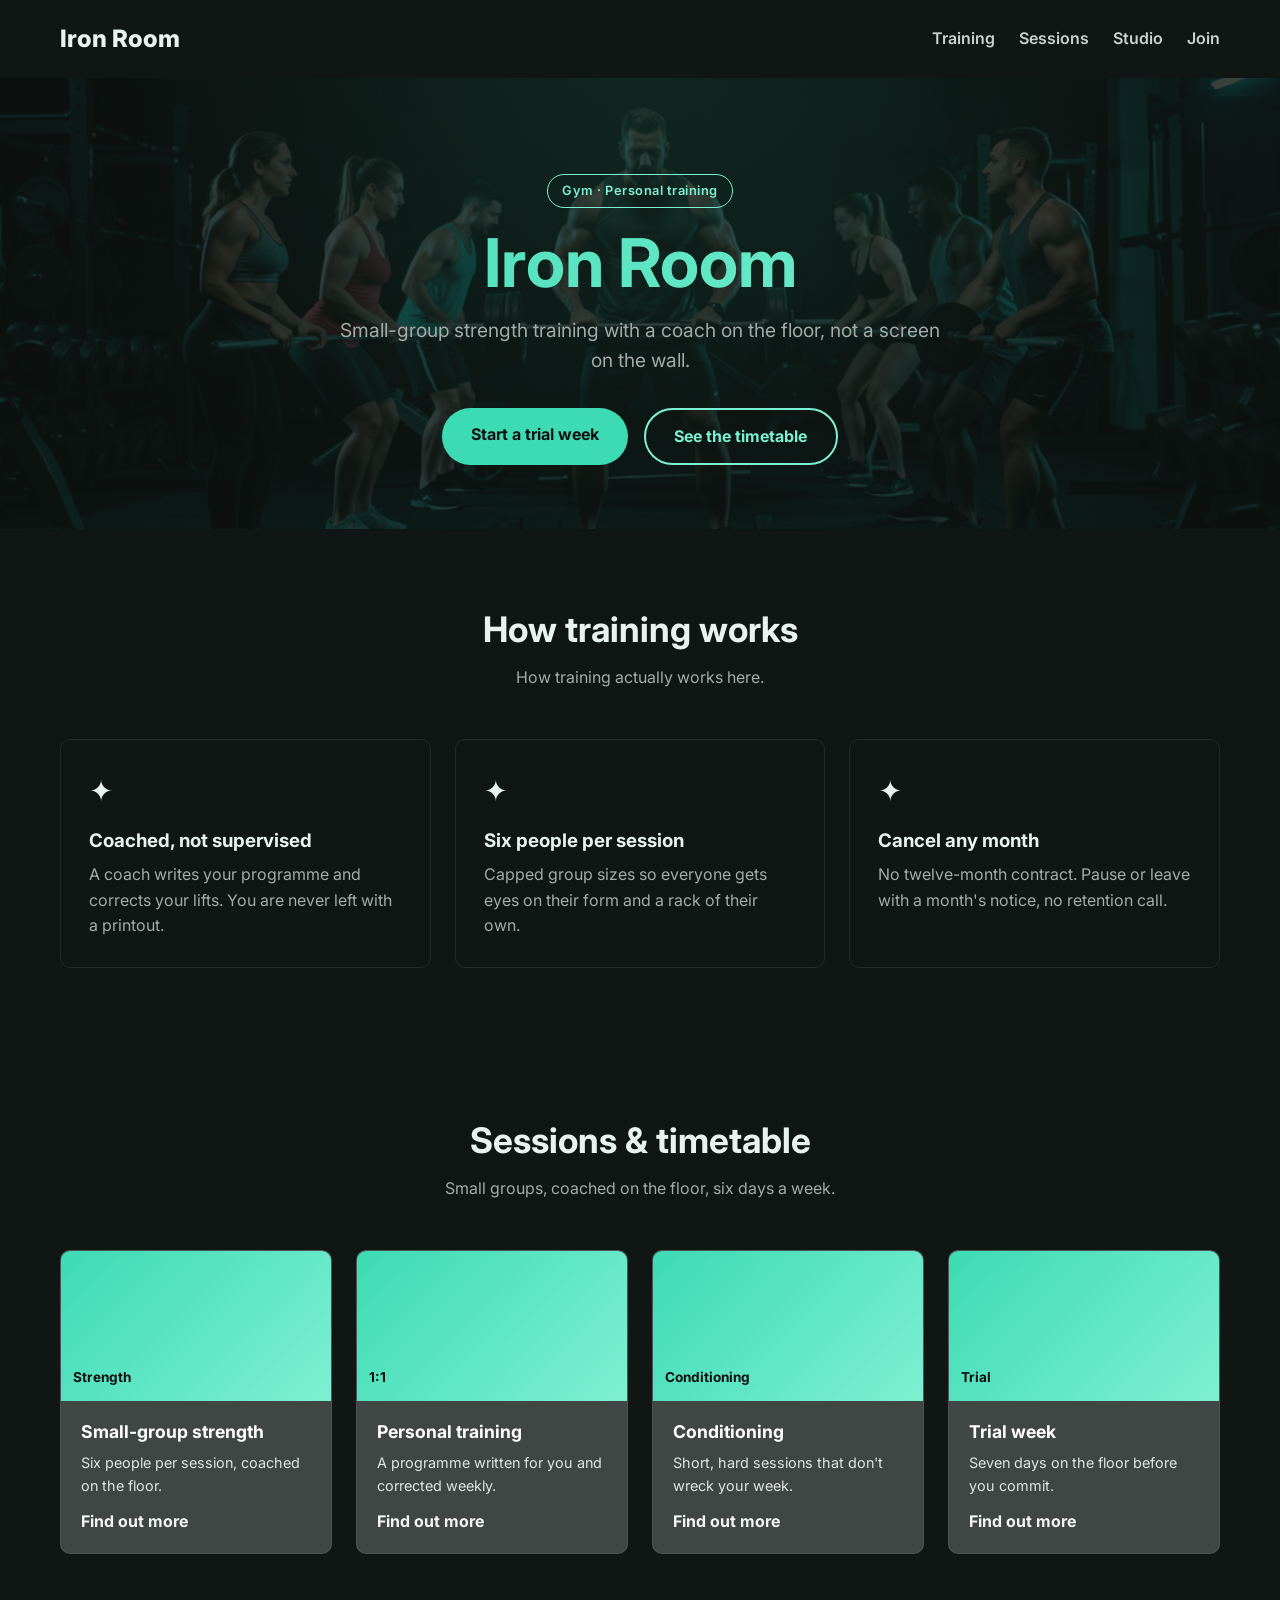
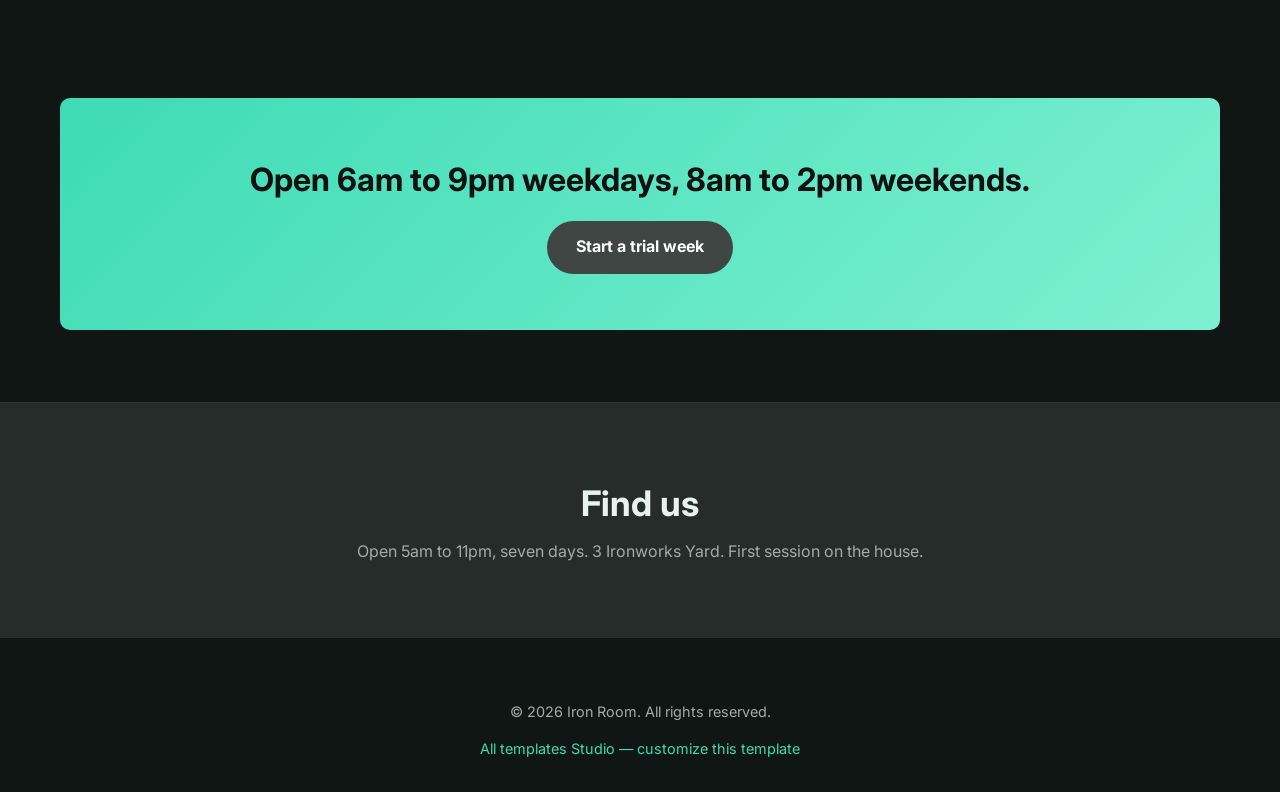
<file: fitness/index.html>
<!DOCTYPE html>
<html lang="en">
<head>
    <meta charset="UTF-8">
    <meta name="viewport" content="width=device-width, initial-scale=1.0">
    <title>Iron Room — Gym</title>
    <link rel="icon" type="image/svg+xml" href="favicon.svg">
    <link rel="apple-touch-icon" href="apple-touch-icon.svg">
    <meta name="description" content="Browse 11 production-ready website templates — SaaS, shop, blog, docs, portfolio and more.">
    <meta name="theme-color" content="#3ddbb4">
    <link rel="canonical" href="https://templatedemo.ct.ws/">
    <meta property="og:type" content="website">
    <meta property="og:site_name" content="Iron Room">
    <meta property="og:title" content="Iron Room — Gym">
    <meta property="og:description" content="Browse 11 production-ready website templates — SaaS, shop, blog, docs, portfolio and more.">
    <meta property="og:url" content="https://templatedemo.ct.ws/">
    <meta property="og:image" content="https://templatedemo.ct.ws/assets/og-index.png">
    <meta property="og:image:alt" content="Iron Room — Gym">
    <meta name="twitter:card" content="summary_large_image">
    <meta name="twitter:title" content="Iron Room — Gym">
    <meta name="twitter:description" content="Browse 11 production-ready website templates — SaaS, shop, blog, docs, portfolio and more.">
    <meta name="twitter:image" content="https://templatedemo.ct.ws/assets/og-index.png">

    <link rel="preconnect" href="https://fonts.googleapis.com">
    <link href="https://fonts.googleapis.com/css2?family=Inter:wght@400;600;800&display=swap" rel="stylesheet">
    <link rel="stylesheet" href="landing.css">
</head>
<body class="landing">
    <header class="header ">
    <div class="container">
        <a href="/" class="logo">Iron Room</a>
        <button class="menu-toggle" aria-label="Open menu">☰</button>
        <nav class="nav">
            <a href="#features" class="nav-item">Training</a><a href="#gallery" class="nav-item">Sessions</a><a href="/studio/?template=fitness" class="nav-item">Studio</a><a href="#contact" class="nav-item">Join</a>
        </nav>
    </div>
</header>
    <main>
        <section class="hero">
            <div class="hero-img-wrap">
                <img class="hero-img" src="assets/hero.png" alt="" width="1200" height="630" loading="eager">
            </div>
            <div class="container">
                <span class="eyebrow">Gym · Personal training</span>
                <h1>Iron Room</h1>

                <p>Small-group strength training with a coach on the floor, not a screen on the wall.</p>

                <div class="actions">
                    <a href="#features" class="btn">Start a trial week</a>
                    <a href="#gallery" class="btn btn-outline">See the timetable</a>

                </div>

            </div>
        </section>

        <section id="features">
            <div class="container">
                <div class="section-head">
                    <h2>How training works</h2>
                    <p>How training actually works here.</p>
                </div>
                <div class="features">

                    <div class="feature"><div class="ic">✦</div><h3>Coached, not supervised</h3><p>A coach writes your programme and corrects your lifts. You are never left with a printout.</p></div>

                    <div class="feature"><div class="ic">✦</div><h3>Six people per session</h3><p>Capped group sizes so everyone gets eyes on their form and a rack of their own.</p></div>

                    <div class="feature"><div class="ic">✦</div><h3>Cancel any month</h3><p>No twelve-month contract. Pause or leave with a month's notice, no retention call.</p></div>

                </div>
            </div>
        </section>

        <section id="gallery">
            <div class="container">
                <div class="section-head">
                    <h2>Sessions & timetable</h2>
                    <p>Small groups, coached on the floor, six days a week.</p>
                </div>
                <div class="gallery">
                    
                    <a class="preview" href="#features">
                        <div class="thumb"><span>Strength</span></div>
                        <div class="body">
                            <h3>Small-group strength</h3>
                            <p>Six people per session, coached on the floor.</p>
                            <span class="go">Find out more</span>
                        </div>
                    </a>
                    
                    <a class="preview" href="#gallery">
                        <div class="thumb"><span>1:1</span></div>
                        <div class="body">
                            <h3>Personal training</h3>
                            <p>A programme written for you and corrected weekly.</p>
                            <span class="go">Find out more</span>
                        </div>
                    </a>
                    
                    <a class="preview" href="#contact">
                        <div class="thumb"><span>Conditioning</span></div>
                        <div class="body">
                            <h3>Conditioning</h3>
                            <p>Short, hard sessions that don't wreck your week.</p>
                            <span class="go">Find out more</span>
                        </div>
                    </a>
                    
                    <a class="preview" href="#features">
                        <div class="thumb"><span>Trial</span></div>
                        <div class="body">
                            <h3>Trial week</h3>
                            <p>Seven days on the floor before you commit.</p>
                            <span class="go">Find out more</span>
                        </div>
                    </a>
                    
                </div>
            </div>
        </section>

        <section class="cta">
            <div class="container">
                <div class="cta-box">
                    <h2>Open 6am to 9pm weekdays, 8am to 2pm weekends.</h2>
                    <a href="#features" class="btn">Start a trial week</a>

                </div>
            </div>
        </section>

        <section id="contact" class="contact">
            <div class="container">
                <div class="section-head">
                    <h2>Find us</h2>
                    <p>Open 5am to 11pm, seven days. 3 Ironworks Yard. First session on the house.</p>
                </div>
            </div>
        </section>
        
    </main>
    <footer class="footer ">
    <div class="container">
        <p>&copy; 2026 Iron Room. All rights reserved.</p>
        <div class="links">
            <a href="/">All templates</a>
            <a href="/studio/?template=fitness">Studio — customize this template</a>
        </div>
    </div>
</footer>
    <script src="main.js"></script>
    
</body>
</html>
</file>
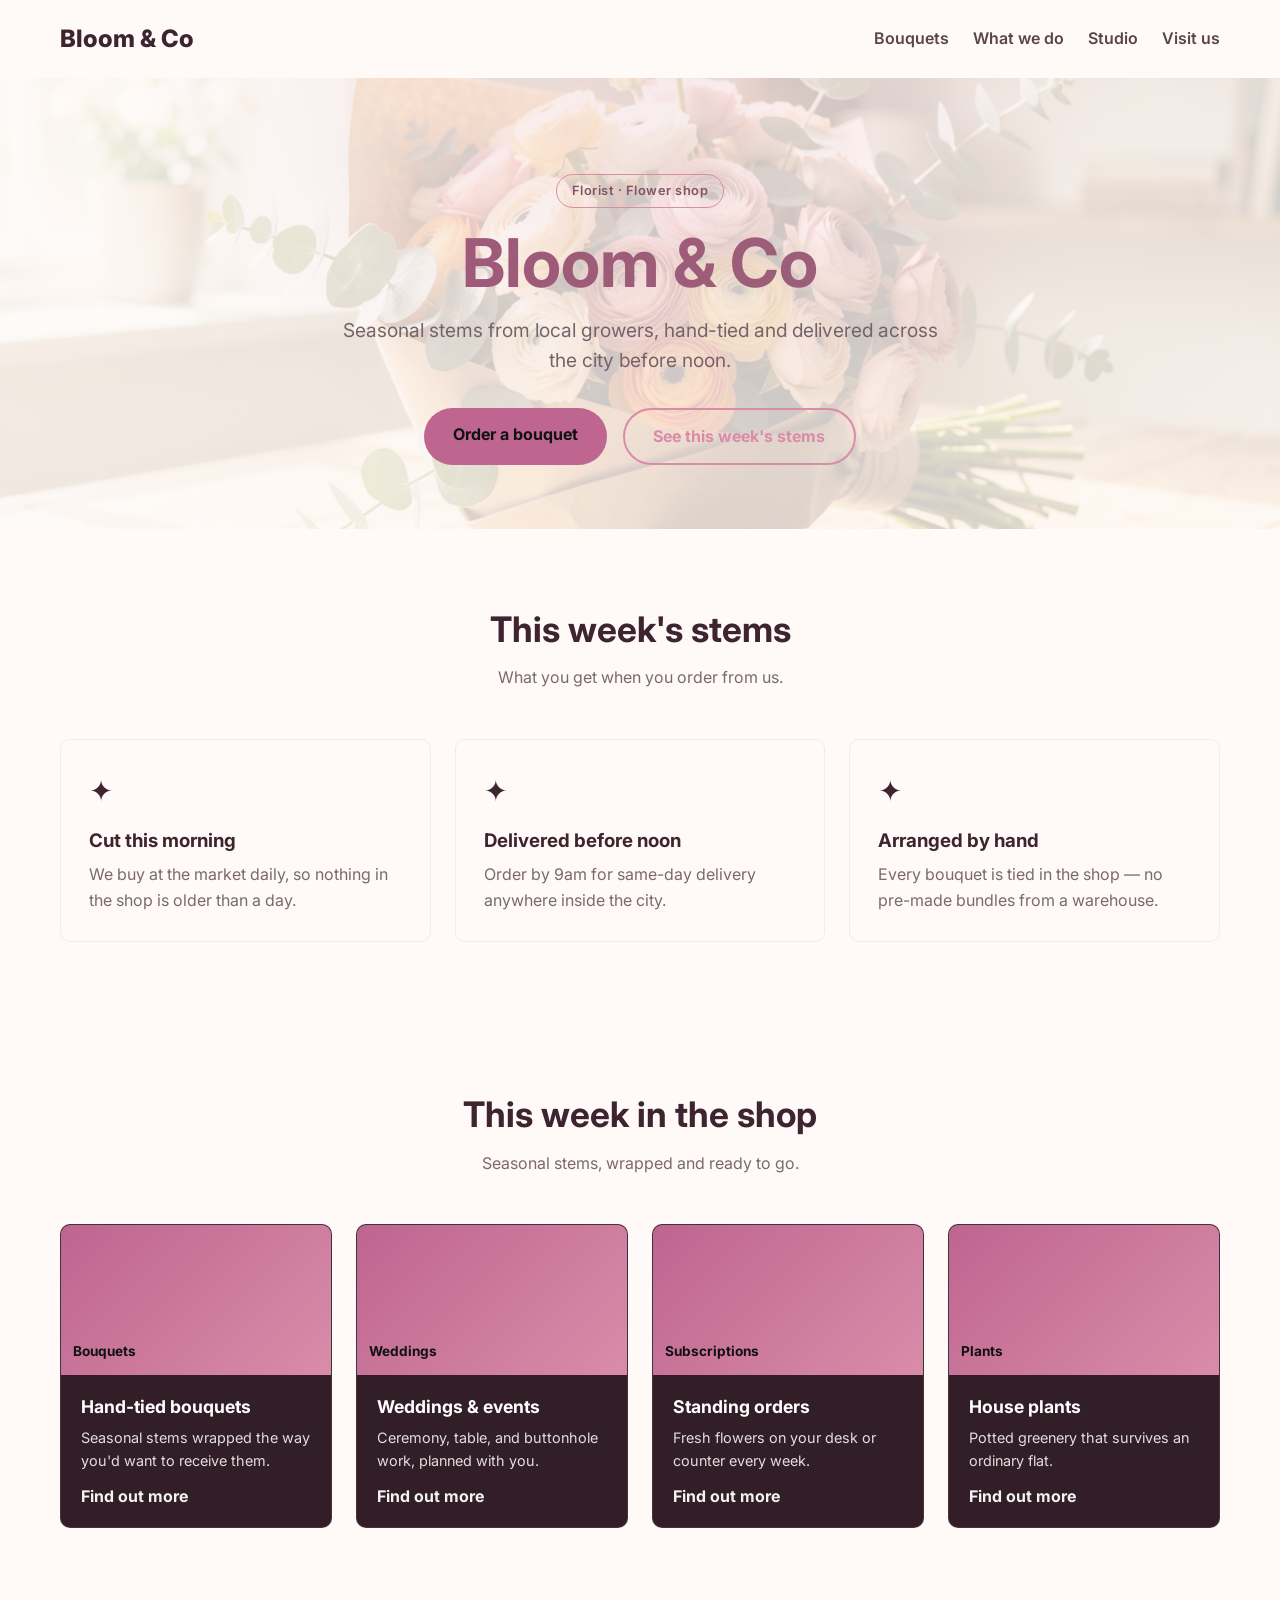
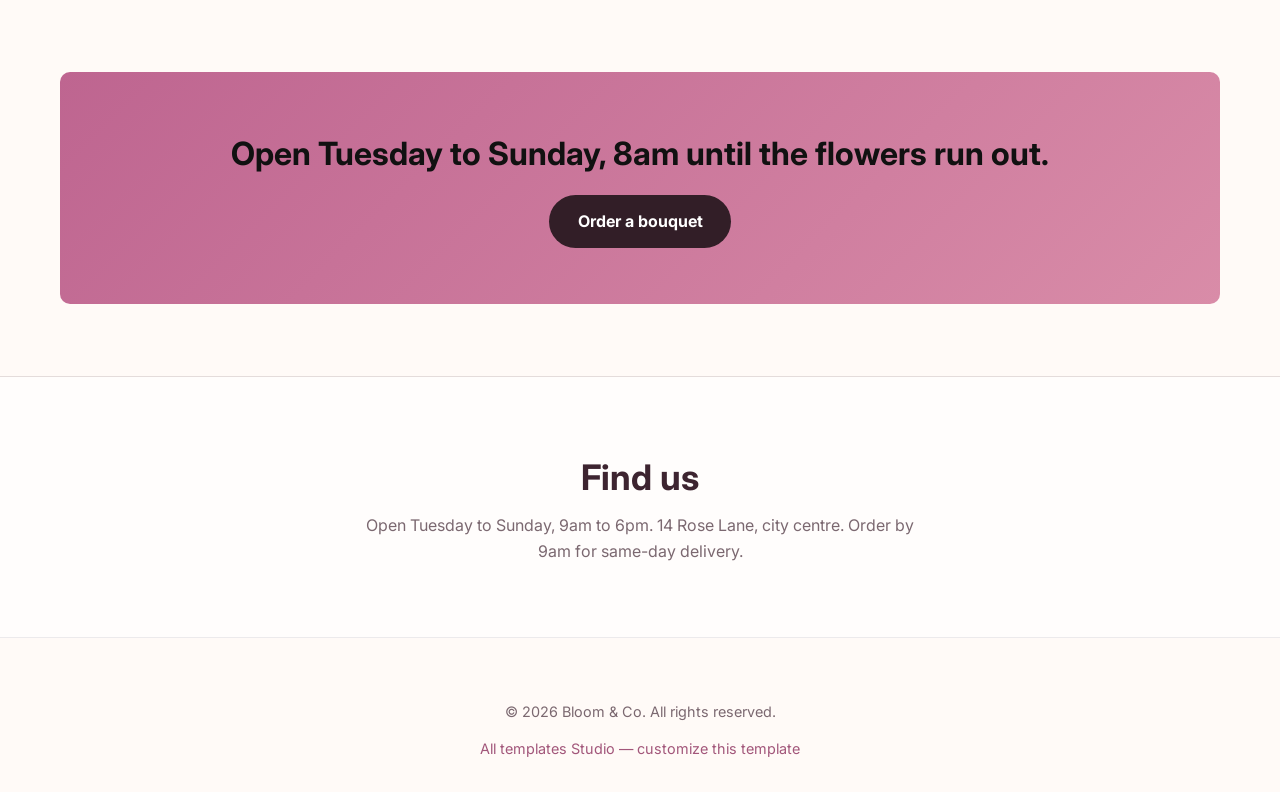
<file: florist/index.html>
<!DOCTYPE html>
<html lang="en">
<head>
    <meta charset="UTF-8">
    <meta name="viewport" content="width=device-width, initial-scale=1.0">
    <title>Bloom & Co — Florist</title>
    <link rel="icon" type="image/svg+xml" href="favicon.svg">
    <link rel="apple-touch-icon" href="apple-touch-icon.svg">
    <meta name="description" content="Browse 11 production-ready website templates — SaaS, shop, blog, docs, portfolio and more.">
    <meta name="theme-color" content="#be6590">
    <link rel="canonical" href="https://templatedemo.ct.ws/">
    <meta property="og:type" content="website">
    <meta property="og:site_name" content="Bloom & Co">
    <meta property="og:title" content="Bloom & Co — Florist">
    <meta property="og:description" content="Browse 11 production-ready website templates — SaaS, shop, blog, docs, portfolio and more.">
    <meta property="og:url" content="https://templatedemo.ct.ws/">
    <meta property="og:image" content="https://templatedemo.ct.ws/assets/og-index.png">
    <meta property="og:image:alt" content="Bloom & Co — Florist">
    <meta name="twitter:card" content="summary_large_image">
    <meta name="twitter:title" content="Bloom & Co — Florist">
    <meta name="twitter:description" content="Browse 11 production-ready website templates — SaaS, shop, blog, docs, portfolio and more.">
    <meta name="twitter:image" content="https://templatedemo.ct.ws/assets/og-index.png">

    <link rel="preconnect" href="https://fonts.googleapis.com">
    <link href="https://fonts.googleapis.com/css2?family=Inter:wght@400;600;800&display=swap" rel="stylesheet">
    <link rel="stylesheet" href="landing.css">
</head>
<body class="landing">
    <header class="header ">
    <div class="container">
        <a href="/" class="logo">Bloom & Co</a>
        <button class="menu-toggle" aria-label="Open menu">☰</button>
        <nav class="nav">
            <a href="#features" class="nav-item">Bouquets</a><a href="#gallery" class="nav-item">What we do</a><a href="/studio/?template=florist" class="nav-item">Studio</a><a href="#contact" class="nav-item">Visit us</a>
        </nav>
    </div>
</header>
    <main>
        <section class="hero">
            <div class="hero-img-wrap">
                <img class="hero-img" src="assets/hero.png" alt="" width="1200" height="630" loading="eager">
            </div>
            <div class="container">
                <span class="eyebrow">Florist · Flower shop</span>
                <h1>Bloom & Co</h1>

                <p>Seasonal stems from local growers, hand-tied and delivered across the city before noon.</p>

                <div class="actions">
                    <a href="#features" class="btn">Order a bouquet</a>
                    <a href="#gallery" class="btn btn-outline">See this week's stems</a>

                </div>

            </div>
        </section>

        <section id="features">
            <div class="container">
                <div class="section-head">
                    <h2>This week's stems</h2>
                    <p>What you get when you order from us.</p>
                </div>
                <div class="features">

                    <div class="feature"><div class="ic">✦</div><h3>Cut this morning</h3><p>We buy at the market daily, so nothing in the shop is older than a day.</p></div>

                    <div class="feature"><div class="ic">✦</div><h3>Delivered before noon</h3><p>Order by 9am for same-day delivery anywhere inside the city.</p></div>

                    <div class="feature"><div class="ic">✦</div><h3>Arranged by hand</h3><p>Every bouquet is tied in the shop — no pre-made bundles from a warehouse.</p></div>

                </div>
            </div>
        </section>

        <section id="gallery">
            <div class="container">
                <div class="section-head">
                    <h2>This week in the shop</h2>
                    <p>Seasonal stems, wrapped and ready to go.</p>
                </div>
                <div class="gallery">
                    
                    <a class="preview" href="#features">
                        <div class="thumb"><span>Bouquets</span></div>
                        <div class="body">
                            <h3>Hand-tied bouquets</h3>
                            <p>Seasonal stems wrapped the way you'd want to receive them.</p>
                            <span class="go">Find out more</span>
                        </div>
                    </a>
                    
                    <a class="preview" href="#gallery">
                        <div class="thumb"><span>Weddings</span></div>
                        <div class="body">
                            <h3>Weddings & events</h3>
                            <p>Ceremony, table, and buttonhole work, planned with you.</p>
                            <span class="go">Find out more</span>
                        </div>
                    </a>
                    
                    <a class="preview" href="#contact">
                        <div class="thumb"><span>Subscriptions</span></div>
                        <div class="body">
                            <h3>Standing orders</h3>
                            <p>Fresh flowers on your desk or counter every week.</p>
                            <span class="go">Find out more</span>
                        </div>
                    </a>
                    
                    <a class="preview" href="#features">
                        <div class="thumb"><span>Plants</span></div>
                        <div class="body">
                            <h3>House plants</h3>
                            <p>Potted greenery that survives an ordinary flat.</p>
                            <span class="go">Find out more</span>
                        </div>
                    </a>
                    
                </div>
            </div>
        </section>

        <section class="cta">
            <div class="container">
                <div class="cta-box">
                    <h2>Open Tuesday to Sunday, 8am until the flowers run out.</h2>
                    <a href="#features" class="btn">Order a bouquet</a>

                </div>
            </div>
        </section>

        <section id="contact" class="contact">
            <div class="container">
                <div class="section-head">
                    <h2>Find us</h2>
                    <p>Open Tuesday to Sunday, 9am to 6pm. 14 Rose Lane, city centre. Order by 9am for same-day delivery.</p>
                </div>
            </div>
        </section>
        
    </main>
    <footer class="footer ">
    <div class="container">
        <p>&copy; 2026 Bloom & Co. All rights reserved.</p>
        <div class="links">
            <a href="/">All templates</a>
            <a href="/studio/?template=florist">Studio — customize this template</a>
        </div>
    </div>
</footer>
    <script src="main.js"></script>
    
</body>
</html>
</file>
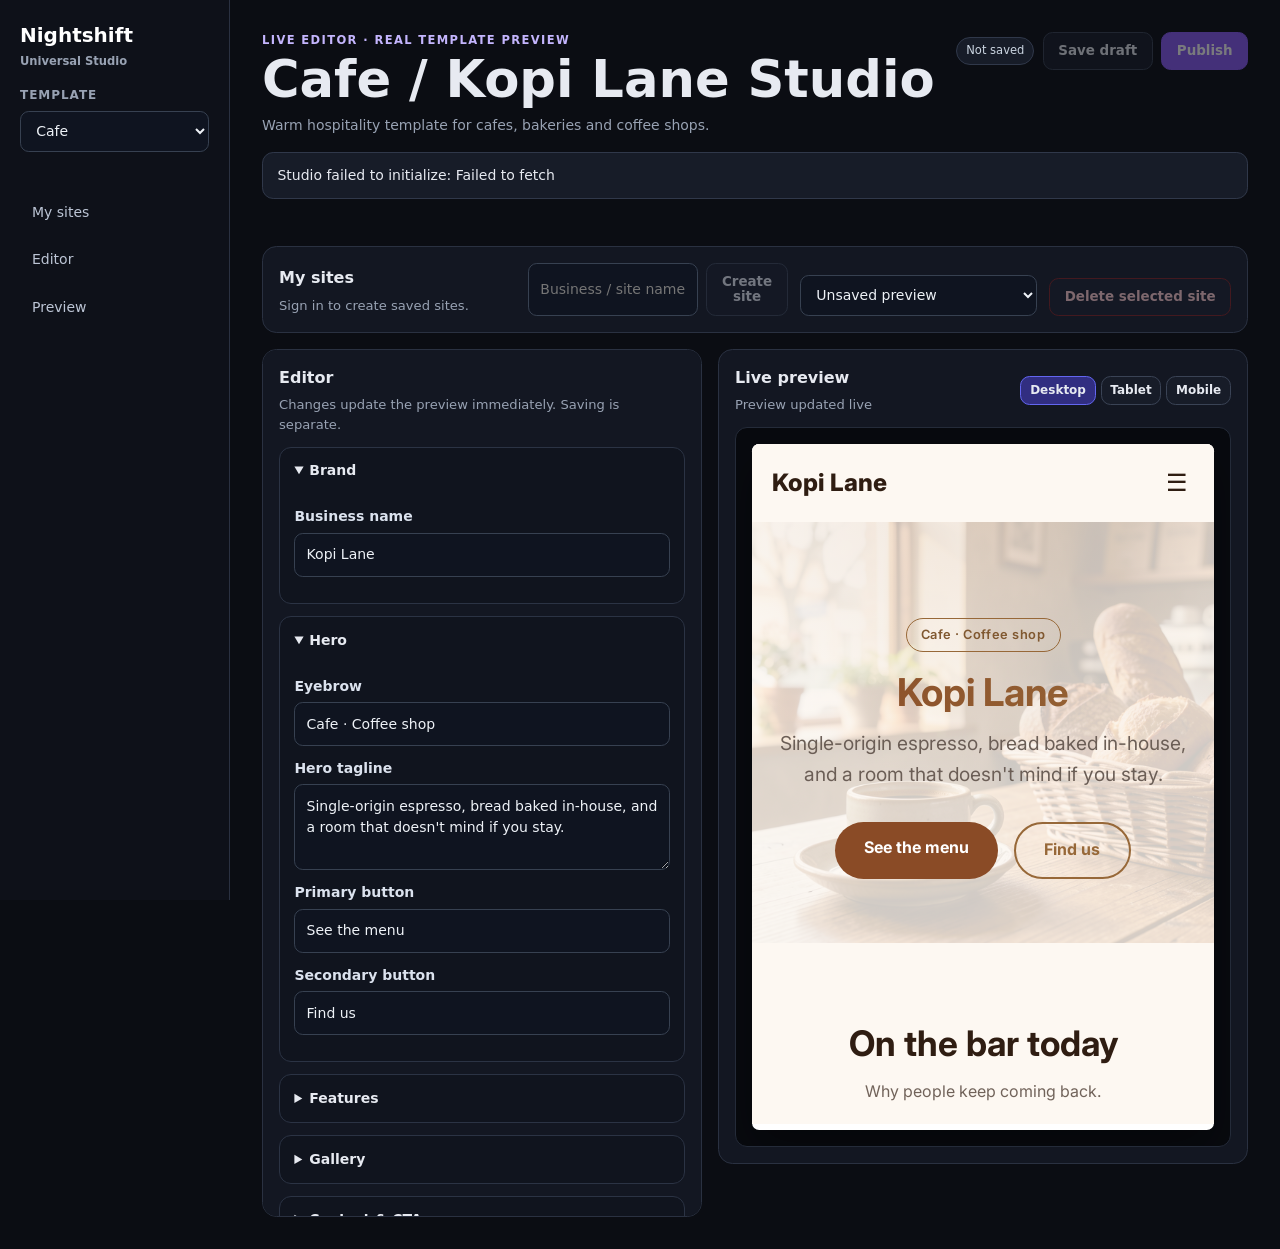
<file: studio/index.html>
<!doctype html>
<html lang="en">
<head>
  <meta charset="utf-8">
  <meta name="viewport" content="width=device-width,initial-scale=1">
  <meta name="description" content="Nightshift Studio — customize, preview, save and publish any Nightshift template.">
  <title>Nightshift Studio</title>
  <link rel="stylesheet" href="studio.css">
</head>
<body>
  <div class="app">
    <aside class="sidebar">
      <a class="brand" href="/">Nightshift <small>Universal Studio</small></a>
      <div class="sidebar-section">
        <label for="template-select">Template</label>
        <select id="template-select" class="input"></select>
      </div>
      <div class="sidebar-section auth-user" id="auth-user" hidden></div>
      <button class="button subtle" id="sign-out" type="button" hidden>Sign out</button>
      <nav class="side-nav" aria-label="Studio sections">
        <a href="#sites">My sites</a>
        <a href="#editor">Editor</a>
        <a href="#preview-panel">Preview</a>
      </nav>
    </aside>

    <main class="main">
      <header class="topbar">
        <div>
          <div class="kicker">Live editor · real template preview</div>
          <h1 id="studio-title">Nightshift Studio</h1>
          <p class="subhead" id="template-description">Choose a template to begin.</p>
        </div>
        <div class="actions">
          <span class="save-state" id="save-state">Not saved</span>
          <button class="button" id="save" type="button" disabled>Save draft</button>
          <button class="button primary" id="publish" type="button" disabled>Publish</button>
        </div>
      </header>

      <div class="notice" role="status" id="notice">Loading Nightshift Studio…</div>
      <p class="error" id="errors" aria-live="polite"></p>

      <section class="panel auth-panel" id="auth-panel" hidden aria-labelledby="auth-title">
        <div>
          <h2 id="auth-title">Sign in to save and publish</h2>
          <p class="status">You can edit and preview without signing in. Sign in only when you want to create or manage saved sites.</p>
        </div>
        <form id="auth-form" class="auth-form">
          <label>Email <input class="input" id="auth-email" type="email" autocomplete="email" required></label>
          <label>Password <input class="input" id="auth-password" type="password" minlength="8" autocomplete="current-password" required></label>
          <div class="actions">
            <button class="button primary" id="auth-submit" type="submit">Sign in</button>
            <button class="button" id="auth-signup" type="button">Create account</button>
          </div>
        </form>
      </section>

      <section class="panel site-toolbar" id="sites" aria-labelledby="sites-title">
        <div>
          <h2 id="sites-title">My sites</h2>
          <p class="status" id="quota">Sign in to create saved sites.</p>
        </div>
        <div class="site-actions">
          <input class="input" id="new-site-name" maxlength="80" placeholder="Business / site name" aria-label="New site name">
          <button class="button" id="create-site" type="button" disabled>Create site</button>
        </div>
        <select class="input" id="site-select" aria-label="Select a saved site">
          <option value="">Unsaved preview</option>
        </select>
        <button class="button danger" id="delete-site" type="button" disabled>Delete selected site</button>
      </section>

      <div class="workspace">
        <section class="panel editor-panel" id="editor" aria-labelledby="editor-title">
          <div class="panel-heading">
            <div>
              <h2 id="editor-title">Editor</h2>
              <p class="status">Changes update the preview immediately. Saving is separate.</p>
            </div>
            <span class="dirty-badge" id="dirty-badge" hidden>Unsaved changes</span>
          </div>
          <form id="editor-form"></form>
        </section>

        <section class="panel preview-panel" id="preview-panel" aria-labelledby="preview-title">
          <div class="panel-heading preview-heading">
            <div>
              <h2 id="preview-title">Live preview</h2>
              <p class="status" id="preview-status">Loading template…</p>
            </div>
            <div class="device-switcher" role="group" aria-label="Preview device width">
              <button class="device-button active" data-device="desktop" type="button">Desktop</button>
              <button class="device-button" data-device="tablet" type="button">Tablet</button>
              <button class="device-button" data-device="mobile" type="button">Mobile</button>
            </div>
          </div>
          <div class="preview-stage">
            <div class="preview-shell desktop" id="preview-shell">
              <iframe id="preview" title="Live Nightshift template preview" sandbox="allow-scripts allow-same-origin"></iframe>
            </div>
          </div>
        </section>
      </div>
    </main>
  </div>

  <script src="/shared/auth-adapter.js"></script>
  <script src="studio.js"></script>
</body>
</html>
</file>
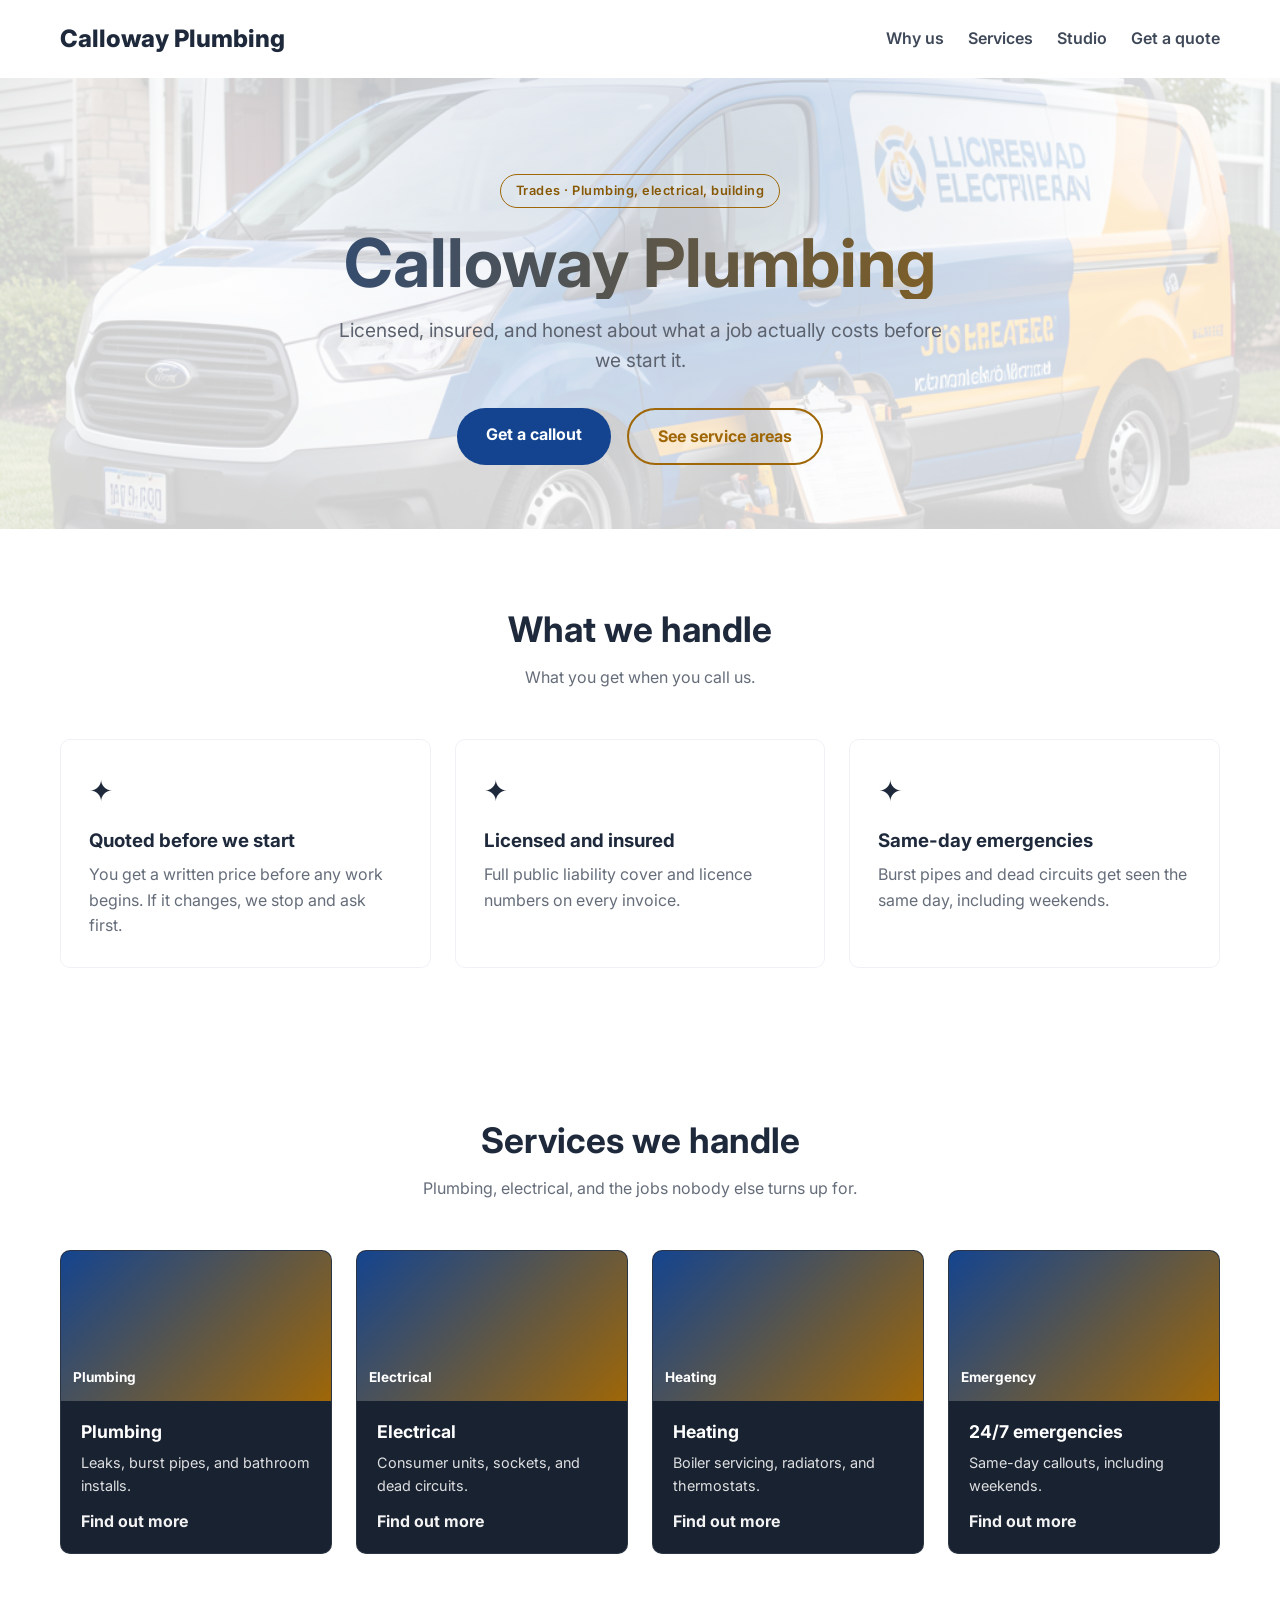
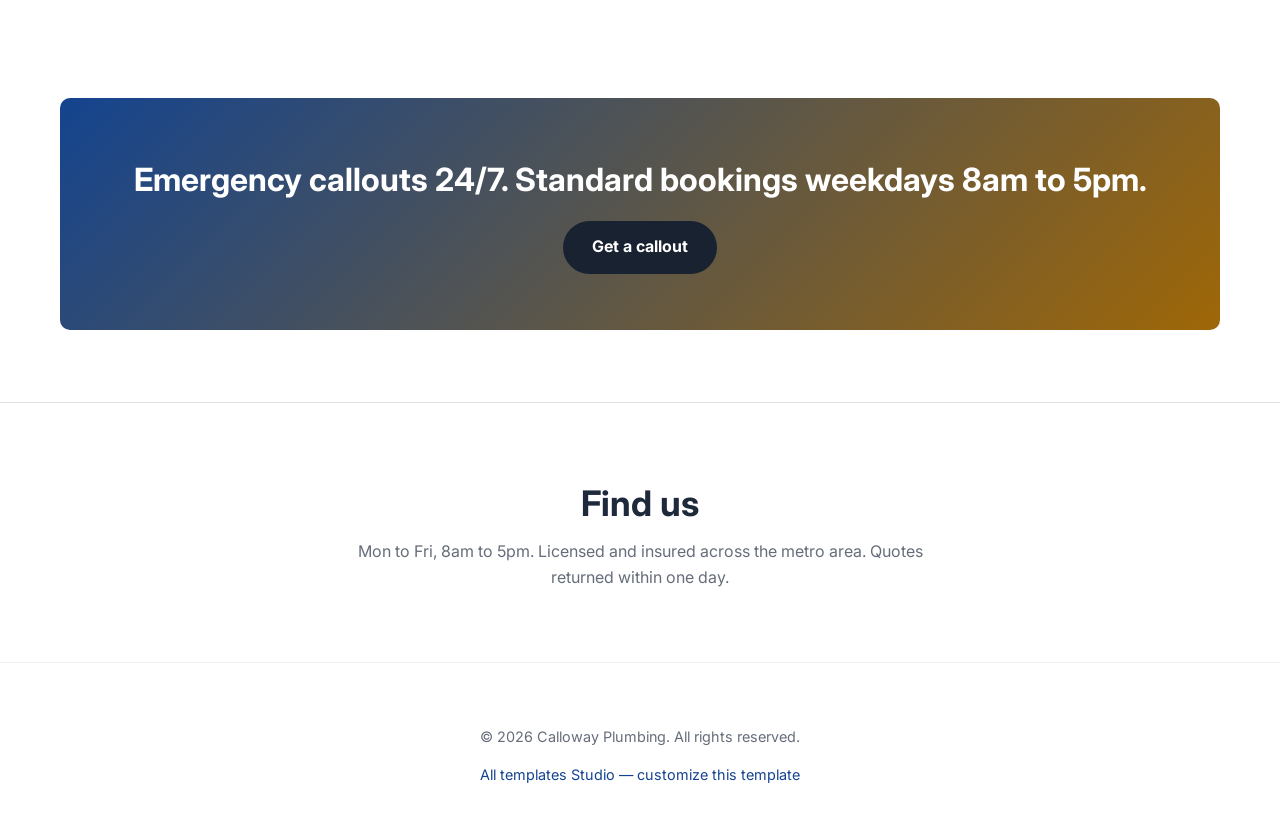
<file: trades/index.html>
<!DOCTYPE html>
<html lang="en">
<head>
    <meta charset="UTF-8">
    <meta name="viewport" content="width=device-width, initial-scale=1.0">
    <title>Calloway Plumbing — Trades</title>
    <link rel="icon" type="image/svg+xml" href="favicon.svg">
    <link rel="apple-touch-icon" href="apple-touch-icon.svg">
    <meta name="description" content="Browse 11 production-ready website templates — SaaS, shop, blog, docs, portfolio and more.">
    <meta name="theme-color" content="#14448f">
    <link rel="canonical" href="https://templatedemo.ct.ws/">
    <meta property="og:type" content="website">
    <meta property="og:site_name" content="Calloway Plumbing">
    <meta property="og:title" content="Calloway Plumbing — Trades">
    <meta property="og:description" content="Browse 11 production-ready website templates — SaaS, shop, blog, docs, portfolio and more.">
    <meta property="og:url" content="https://templatedemo.ct.ws/">
    <meta property="og:image" content="https://templatedemo.ct.ws/assets/og-index.png">
    <meta property="og:image:alt" content="Calloway Plumbing — Trades">
    <meta name="twitter:card" content="summary_large_image">
    <meta name="twitter:title" content="Calloway Plumbing — Trades">
    <meta name="twitter:description" content="Browse 11 production-ready website templates — SaaS, shop, blog, docs, portfolio and more.">
    <meta name="twitter:image" content="https://templatedemo.ct.ws/assets/og-index.png">

    <link rel="preconnect" href="https://fonts.googleapis.com">
    <link href="https://fonts.googleapis.com/css2?family=Inter:wght@400;600;800&display=swap" rel="stylesheet">
    <link rel="stylesheet" href="landing.css">
</head>
<body class="landing">
    <header class="header ">
    <div class="container">
        <a href="/" class="logo">Calloway Plumbing</a>
        <button class="menu-toggle" aria-label="Open menu">☰</button>
        <nav class="nav">
            <a href="#features" class="nav-item">Why us</a><a href="#gallery" class="nav-item">Services</a><a href="/studio/?template=trades" class="nav-item">Studio</a><a href="#contact" class="nav-item">Get a quote</a>
        </nav>
    </div>
</header>
    <main>
        <section class="hero">
            <div class="hero-img-wrap">
                <img class="hero-img" src="assets/hero.png" alt="" width="1200" height="630" loading="eager">
            </div>
            <div class="container">
                <span class="eyebrow">Trades · Plumbing, electrical, building</span>
                <h1>Calloway Plumbing</h1>

                <p>Licensed, insured, and honest about what a job actually costs before we start it.</p>

                <div class="actions">
                    <a href="#features" class="btn">Get a callout</a>
                    <a href="#gallery" class="btn btn-outline">See service areas</a>

                </div>

            </div>
        </section>

        <section id="features">
            <div class="container">
                <div class="section-head">
                    <h2>What we handle</h2>
                    <p>What you get when you call us.</p>
                </div>
                <div class="features">

                    <div class="feature"><div class="ic">✦</div><h3>Quoted before we start</h3><p>You get a written price before any work begins. If it changes, we stop and ask first.</p></div>

                    <div class="feature"><div class="ic">✦</div><h3>Licensed and insured</h3><p>Full public liability cover and licence numbers on every invoice.</p></div>

                    <div class="feature"><div class="ic">✦</div><h3>Same-day emergencies</h3><p>Burst pipes and dead circuits get seen the same day, including weekends.</p></div>

                </div>
            </div>
        </section>

        <section id="gallery">
            <div class="container">
                <div class="section-head">
                    <h2>Services we handle</h2>
                    <p>Plumbing, electrical, and the jobs nobody else turns up for.</p>
                </div>
                <div class="gallery">
                    
                    <a class="preview" href="#features">
                        <div class="thumb"><span>Plumbing</span></div>
                        <div class="body">
                            <h3>Plumbing</h3>
                            <p>Leaks, burst pipes, and bathroom installs.</p>
                            <span class="go">Find out more</span>
                        </div>
                    </a>
                    
                    <a class="preview" href="#gallery">
                        <div class="thumb"><span>Electrical</span></div>
                        <div class="body">
                            <h3>Electrical</h3>
                            <p>Consumer units, sockets, and dead circuits.</p>
                            <span class="go">Find out more</span>
                        </div>
                    </a>
                    
                    <a class="preview" href="#contact">
                        <div class="thumb"><span>Heating</span></div>
                        <div class="body">
                            <h3>Heating</h3>
                            <p>Boiler servicing, radiators, and thermostats.</p>
                            <span class="go">Find out more</span>
                        </div>
                    </a>
                    
                    <a class="preview" href="#features">
                        <div class="thumb"><span>Emergency</span></div>
                        <div class="body">
                            <h3>24/7 emergencies</h3>
                            <p>Same-day callouts, including weekends.</p>
                            <span class="go">Find out more</span>
                        </div>
                    </a>
                    
                </div>
            </div>
        </section>

        <section class="cta">
            <div class="container">
                <div class="cta-box">
                    <h2>Emergency callouts 24/7. Standard bookings weekdays 8am to 5pm.</h2>
                    <a href="#features" class="btn">Get a callout</a>

                </div>
            </div>
        </section>

        <section id="contact" class="contact">
            <div class="container">
                <div class="section-head">
                    <h2>Find us</h2>
                    <p>Mon to Fri, 8am to 5pm. Licensed and insured across the metro area. Quotes returned within one day.</p>
                </div>
            </div>
        </section>
        
    </main>
    <footer class="footer ">
    <div class="container">
        <p>&copy; 2026 Calloway Plumbing. All rights reserved.</p>
        <div class="links">
            <a href="/">All templates</a>
            <a href="/studio/?template=trades">Studio — customize this template</a>
        </div>
    </div>
</footer>
    <script src="main.js"></script>
    
</body>
</html>
</file>
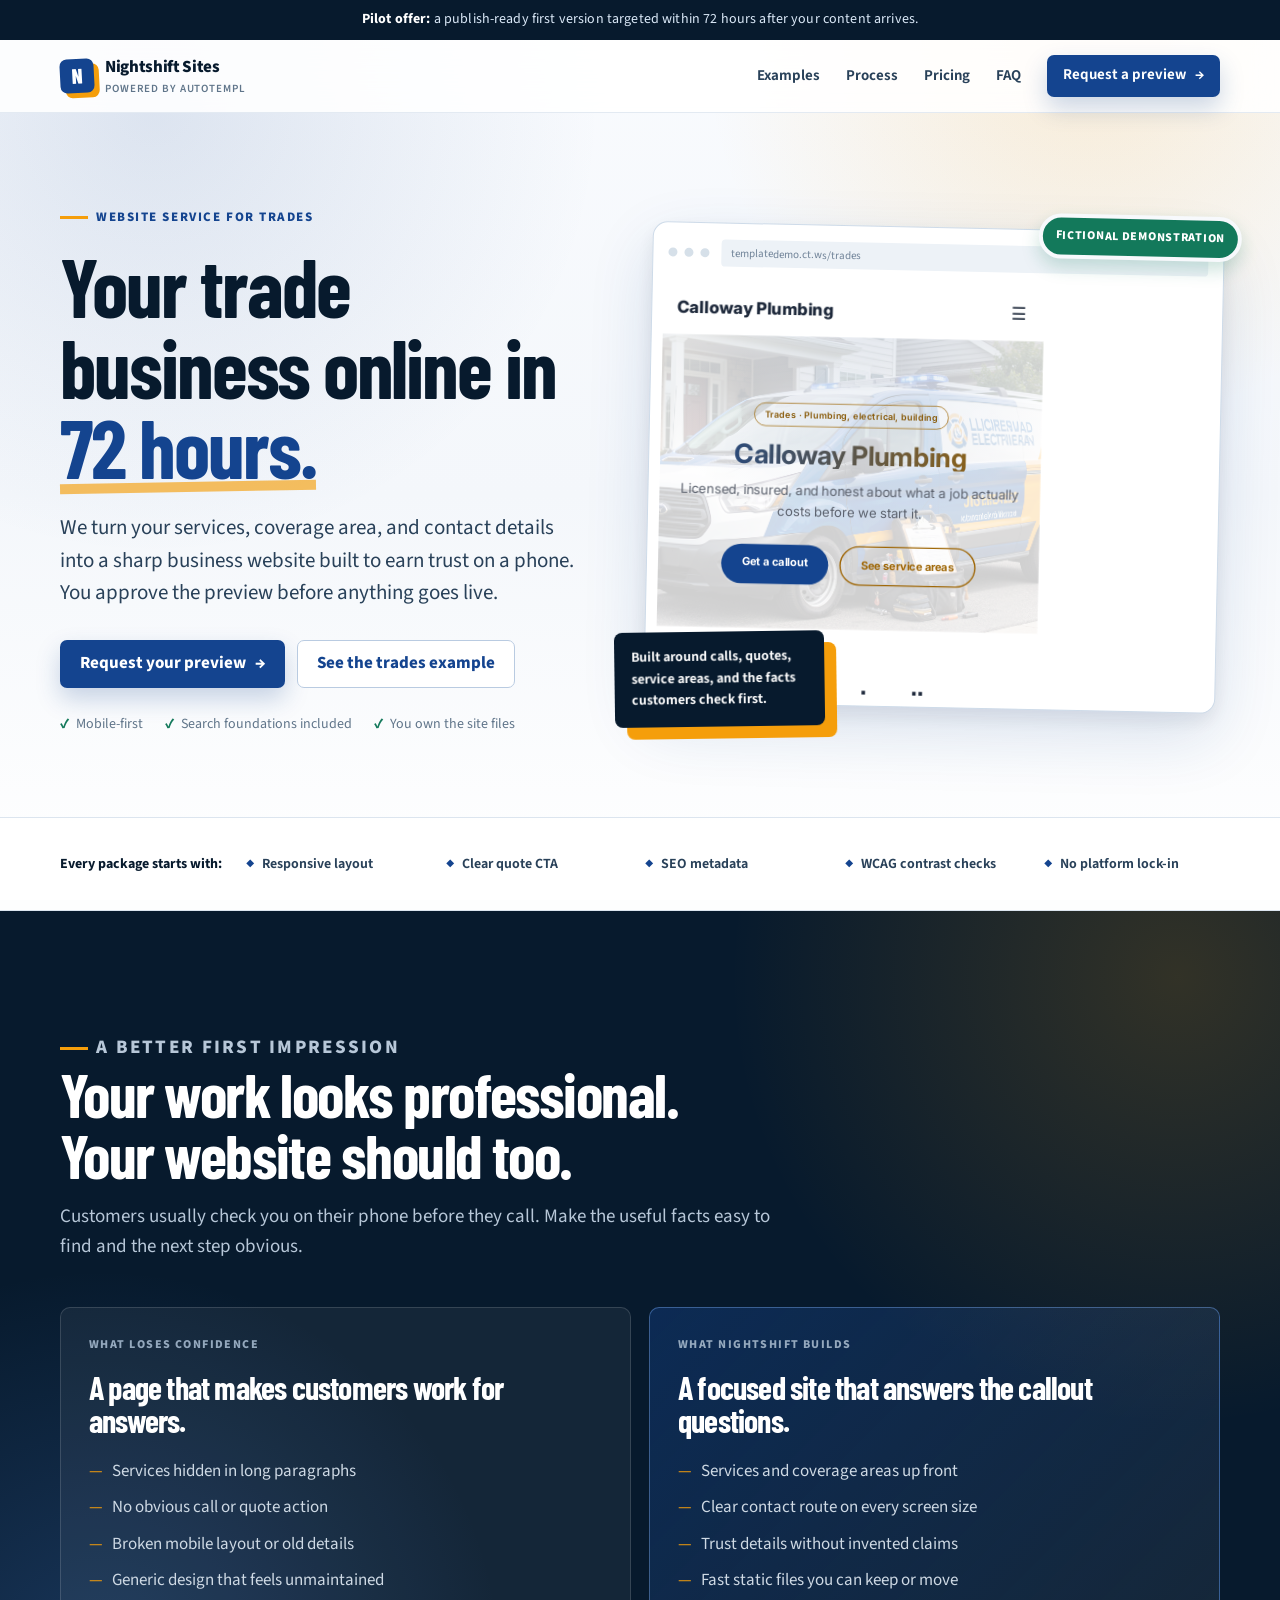
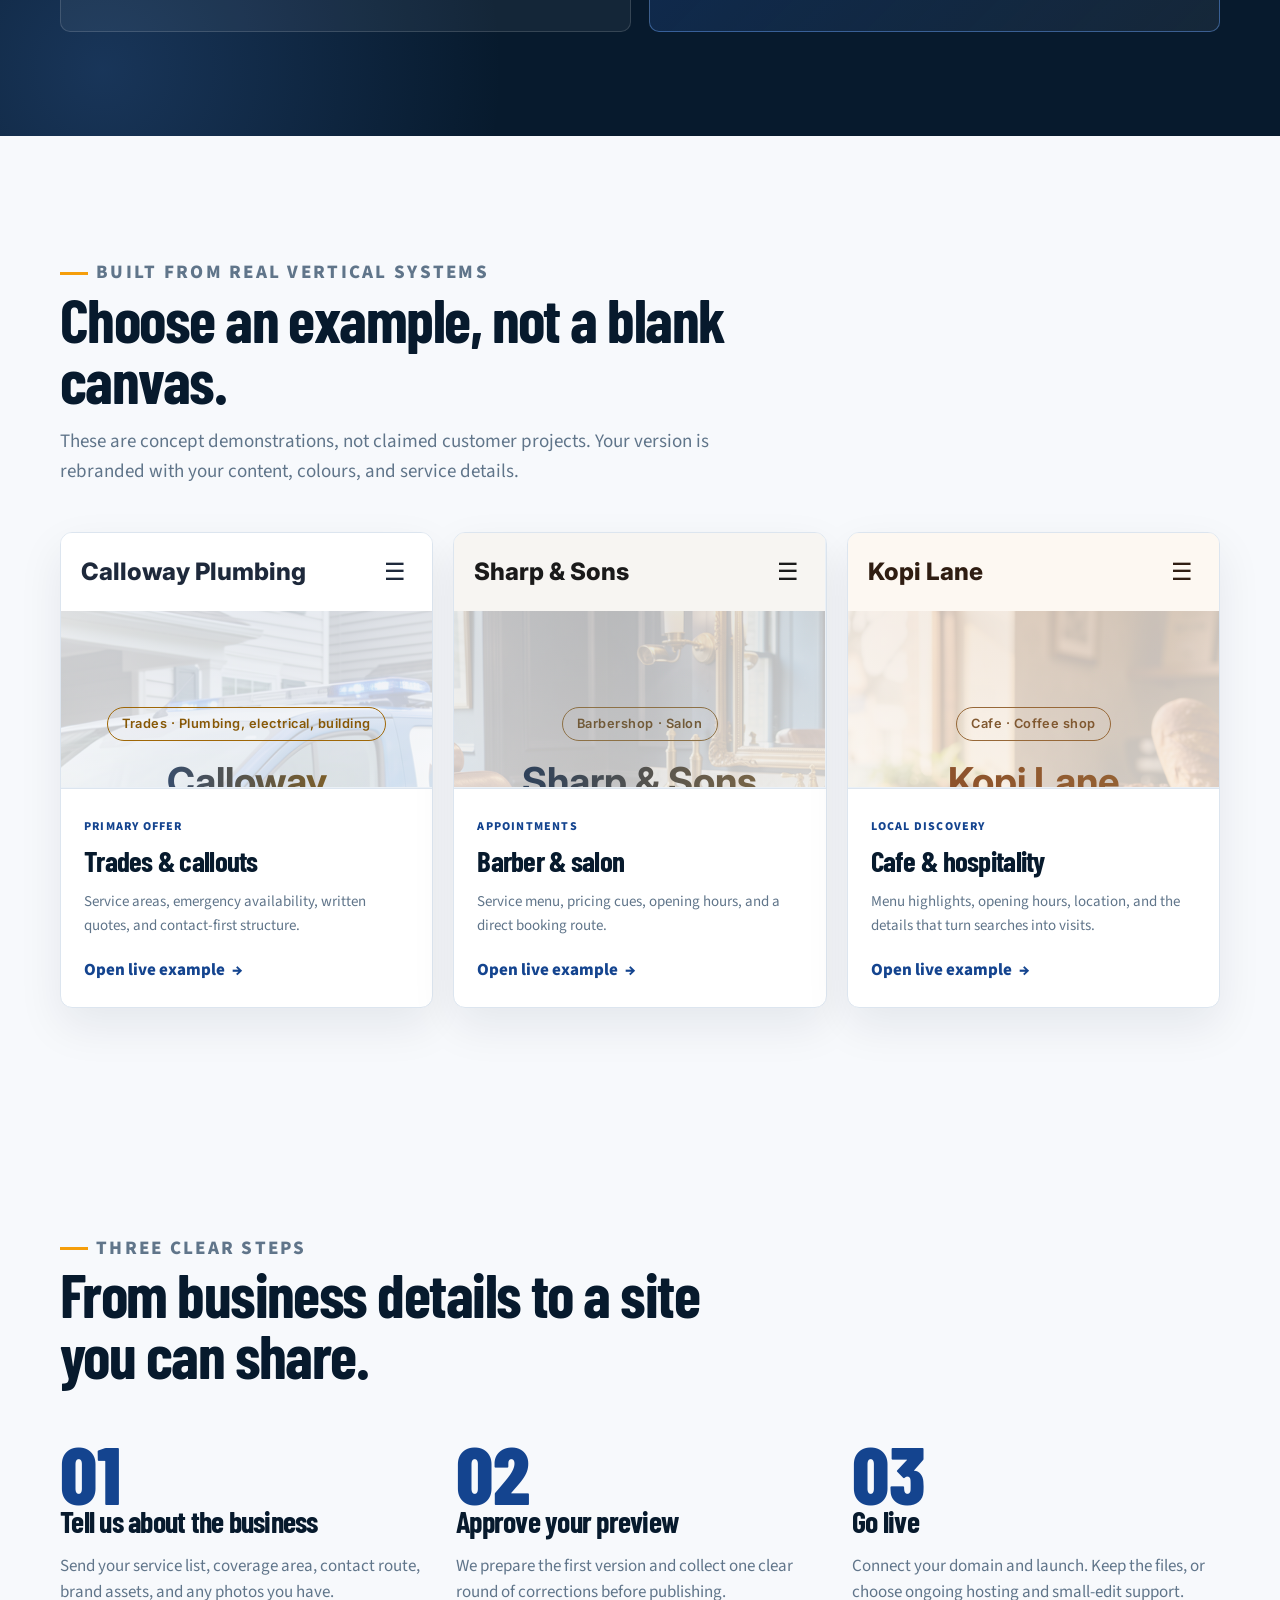
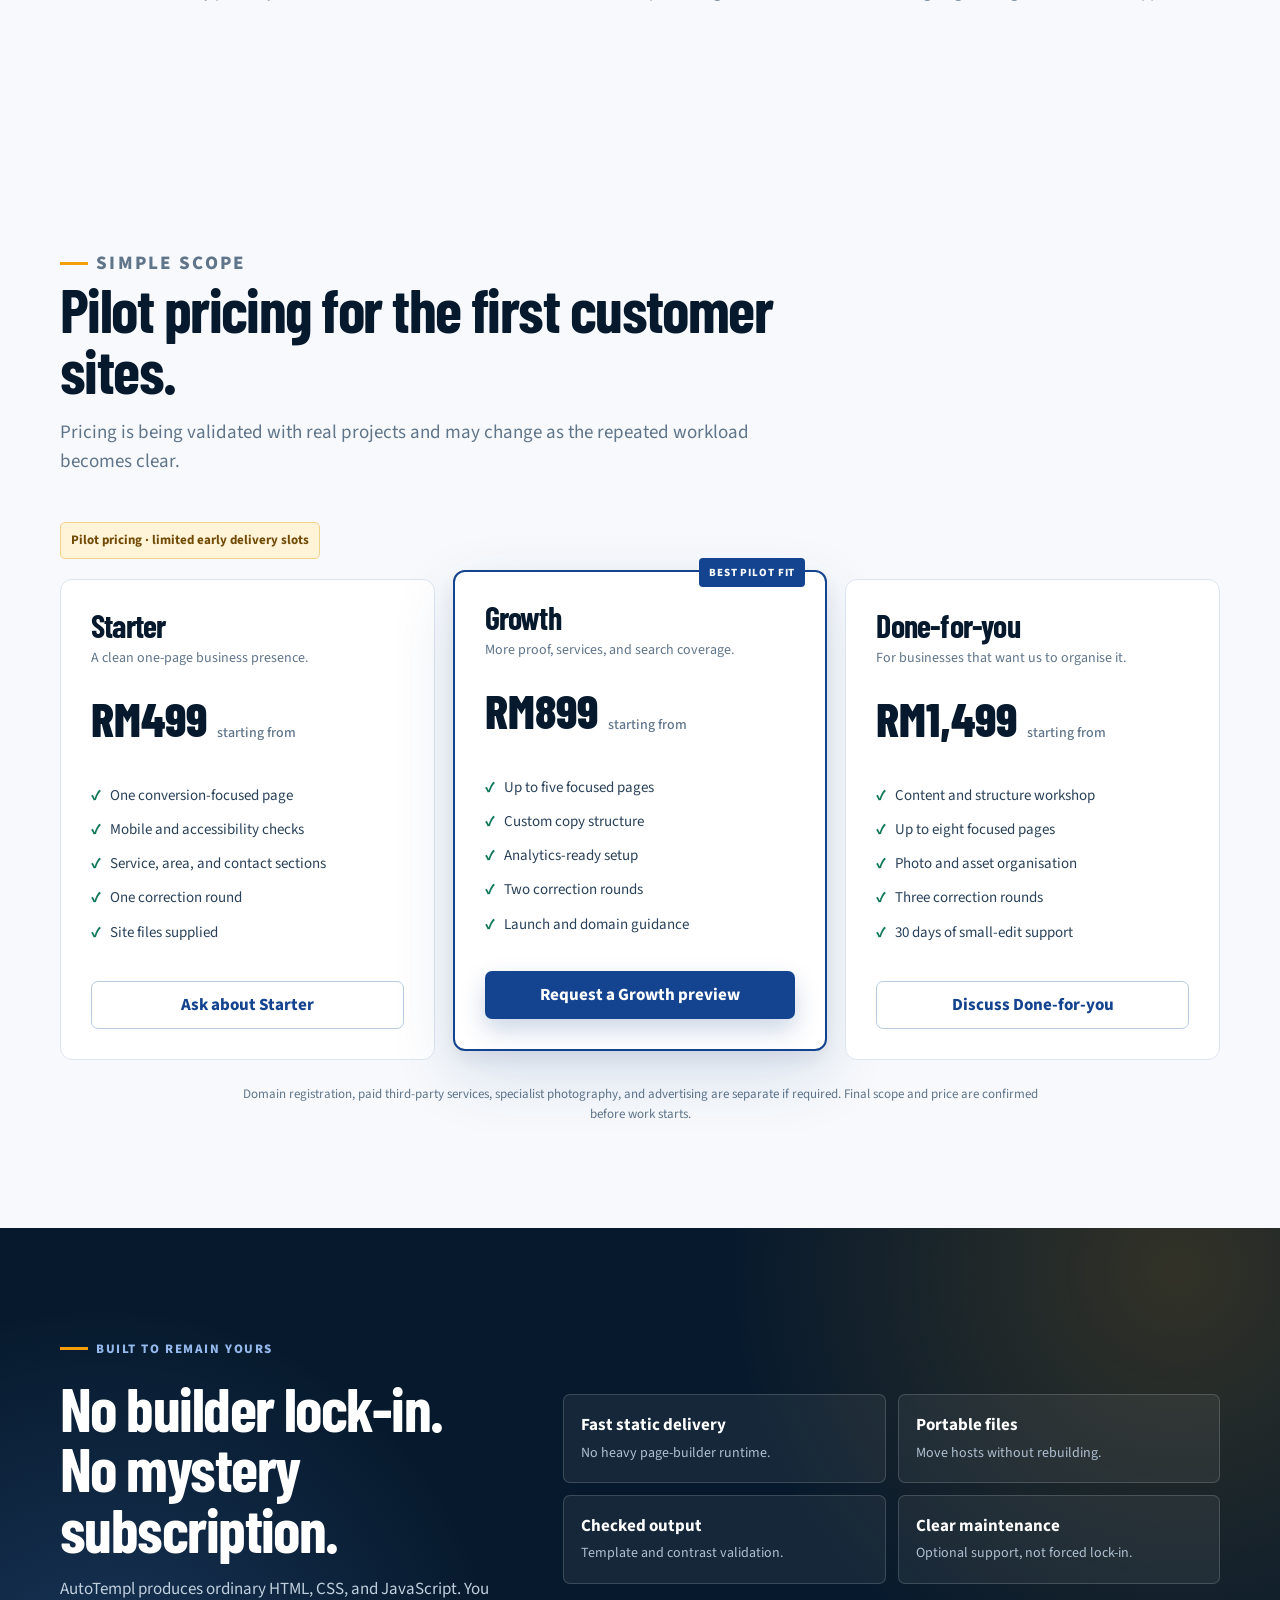
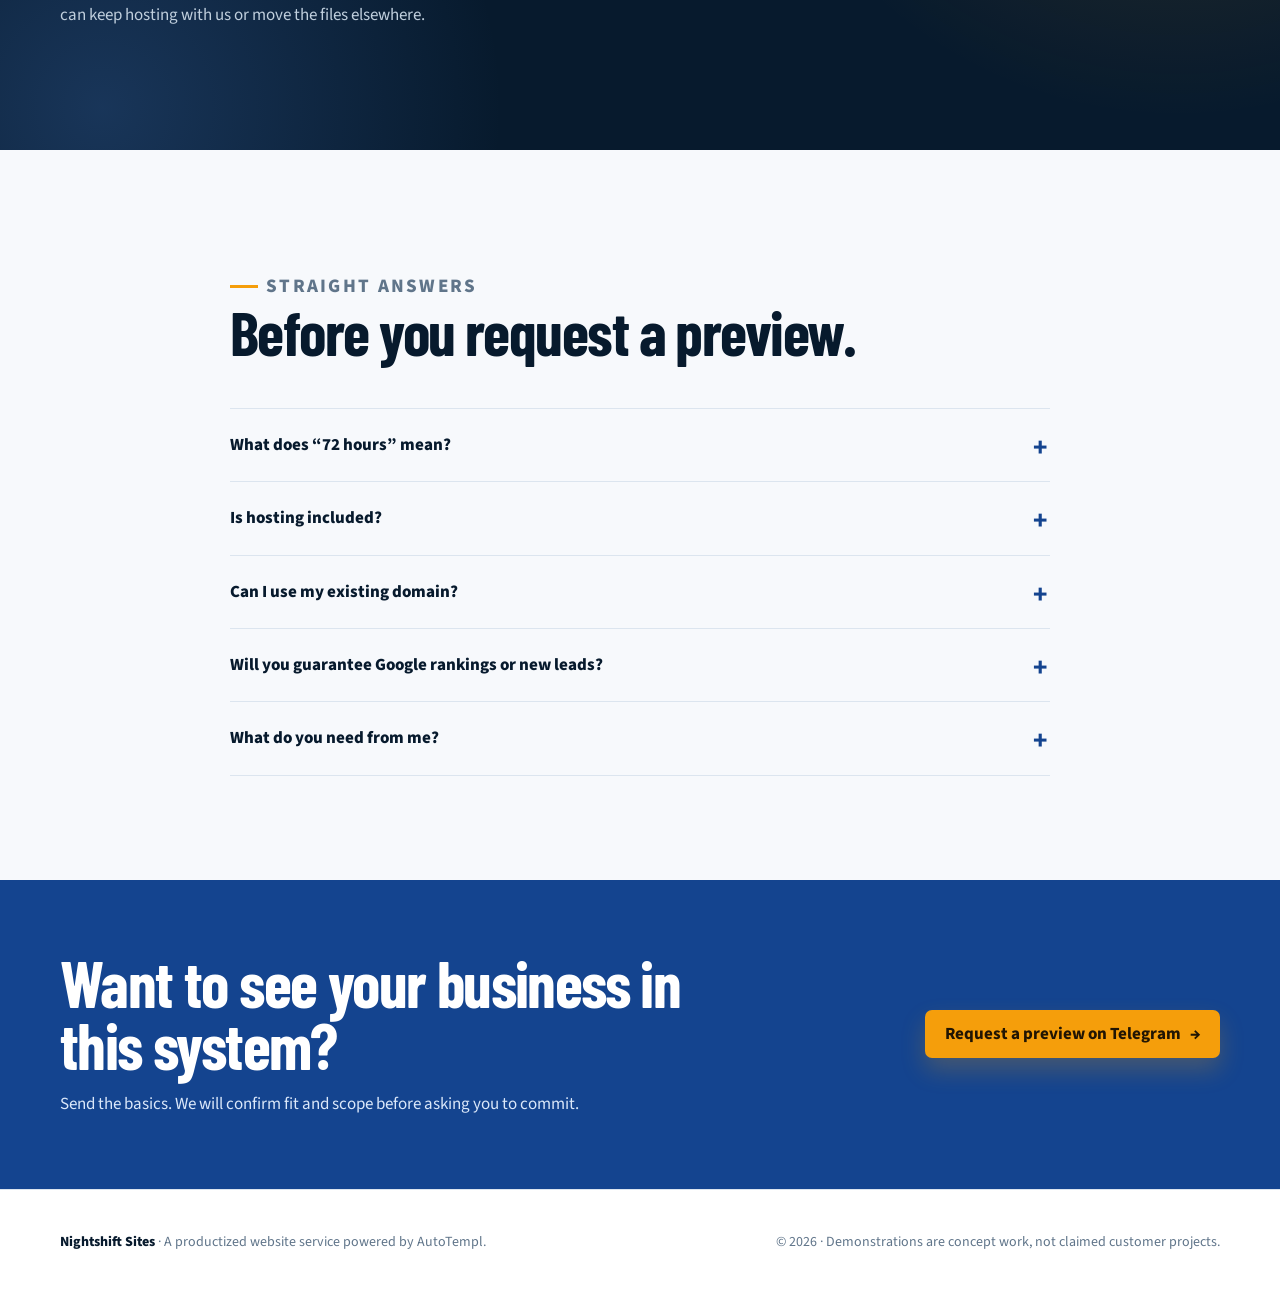
<file: sales.html>
<!DOCTYPE html>
<html lang="en">
<head>
    <meta charset="UTF-8">
    <meta name="viewport" content="width=device-width, initial-scale=1.0">
    <title>Nightshift Sites — Your trade business online in 72 hours</title>
    <meta name="description" content="A done-for-you website service for trades. Get a mobile-ready, search-friendly business site prepared for launch in 72 hours after we receive your content.">
    <meta property="og:title" content="Nightshift Sites — Websites for trades">
    <meta property="og:description" content="Your trade business online in 72 hours. Clear scope, pilot pricing, and files you own.">
    <meta property="og:image" content="https://templatedemo.ct.ws/assets/og-index.png">
    <meta property="og:url" content="https://templatedemo.ct.ws/">
    <link rel="preconnect" href="https://fonts.googleapis.com">
    <link href="https://fonts.googleapis.com/css2?family=Barlow+Condensed:wght@600;700;800&amp;family=Source+Sans+3:wght@400;500;600;700;800&amp;display=swap" rel="stylesheet">
    <link rel="stylesheet" href="sales.css">
</head>
<body>
    <a class="skip-link" href="#main">Skip to content</a>
    <div class="announcement"><strong>Pilot offer:</strong> a publish-ready first version targeted within 72 hours after your content arrives.</div>

    <header class="site-nav">
        <nav class="wrap nav-inner" aria-label="Primary navigation">
            <a class="brand" href="#top" aria-label="Nightshift Sites home">
                <span class="brand-mark" aria-hidden="true">N</span>
                <span>Nightshift Sites<small>Powered by AutoTempl</small></span>
            </a>
            <div class="nav-links">
                <a href="#examples">Examples</a>
                <a href="#process">Process</a>
                <a href="#pricing">Pricing</a>
                <a href="#faq">FAQ</a>
                <a class="btn btn-primary btn-sm" href="https://t.me/ailice69_bot?start=website_quote" target="_blank" rel="noopener">Request a preview <span aria-hidden="true">→</span></a>
            </div>
        </nav>
    </header>

    <main id="main">
        <section class="hero" id="top">
            <div class="wrap hero-grid">
                <div class="hero-copy">
                    <p class="eyebrow">Website service for trades</p>
                    <h1>Your trade business online in <span class="highlight">72 hours.</span></h1>
                    <p>We turn your services, coverage area, and contact details into a sharp business website built to earn trust on a phone. You approve the preview before anything goes live.</p>
                    <div class="hero-actions">
                        <a class="btn btn-primary" href="https://t.me/ailice69_bot?start=website_quote" target="_blank" rel="noopener">Request your preview <span aria-hidden="true">→</span></a>
                        <a class="btn btn-secondary" href="trades/">See the trades example</a>
                    </div>
                    <ul class="micro-proof" aria-label="Service assurances">
                        <li>Mobile-first</li>
                        <li>Search foundations included</li>
                        <li>You own the site files</li>
                    </ul>
                </div>

                <div class="browser-shell" aria-label="Live trades website example">
                    <div class="live-badge">Fictional demonstration</div>
                    <div class="browser-bar" aria-hidden="true">
                        <span class="browser-dot"></span><span class="browser-dot"></span><span class="browser-dot"></span>
                        <span class="browser-address">templatedemo.ct.ws/trades</span>
                    </div>
                    <div class="browser-screen">
                        <iframe src="trades/" title="Preview of a generated trades business website" loading="eager" tabindex="-1"></iframe>
                    </div>
                    <div class="float-note">Built around calls, quotes, service areas, and the facts customers check first.</div>
                </div>
            </div>
        </section>

        <section class="included-strip" aria-label="Included website essentials">
            <div class="wrap included-grid">
                <strong>Every package starts with:</strong>
                <span class="included-item"><span class="included-icon">◆</span> Responsive layout</span>
                <span class="included-item"><span class="included-icon">◆</span> Clear quote CTA</span>
                <span class="included-item"><span class="included-icon">◆</span> SEO metadata</span>
                <span class="included-item"><span class="included-icon">◆</span> WCAG contrast checks</span>
                <span class="included-item"><span class="included-icon">◆</span> No platform lock-in</span>
            </div>
        </section>

        <section class="section dark-section">
            <div class="wrap">
                <div class="section-head">
                    <p class="eyebrow">A better first impression</p>
                    <h2>Your work looks professional. Your website should too.</h2>
                    <p>Customers usually check you on their phone before they call. Make the useful facts easy to find and the next step obvious.</p>
                </div>
                <div class="problem-grid">
                    <article class="problem-card">
                        <span class="label">What loses confidence</span>
                        <h3>A page that makes customers work for answers.</h3>
                        <ul>
                            <li>Services hidden in long paragraphs</li>
                            <li>No obvious call or quote action</li>
                            <li>Broken mobile layout or old details</li>
                            <li>Generic design that feels unmaintained</li>
                        </ul>
                    </article>
                    <article class="problem-card good">
                        <span class="label">What Nightshift builds</span>
                        <h3>A focused site that answers the callout questions.</h3>
                        <ul>
                            <li>Services and coverage areas up front</li>
                            <li>Clear contact route on every screen size</li>
                            <li>Trust details without invented claims</li>
                            <li>Fast static files you can keep or move</li>
                        </ul>
                    </article>
                </div>
            </div>
        </section>

        <section class="section" id="examples">
            <div class="wrap">
                <div class="section-head">
                    <p class="eyebrow">Built from real vertical systems</p>
                    <h2>Choose an example, not a blank canvas.</h2>
                    <p>These are concept demonstrations, not claimed customer projects. Your version is rebranded with your content, colours, and service details.</p>
                </div>
                <div class="example-grid">
                    <article class="example-card">
                        <div class="example-frame"><iframe src="trades/" title="Trades website demonstration" loading="lazy" tabindex="-1"></iframe></div>
                        <div class="example-content">
                            <span class="tag">Primary offer</span>
                            <h3>Trades & callouts</h3>
                            <p>Service areas, emergency availability, written quotes, and contact-first structure.</p>
                            <a class="example-link" href="trades/">Open live example <span aria-hidden="true">→</span></a>
                        </div>
                    </article>
                    <article class="example-card">
                        <div class="example-frame"><iframe src="barber/" title="Barbershop website demonstration" loading="lazy" tabindex="-1"></iframe></div>
                        <div class="example-content">
                            <span class="tag">Appointments</span>
                            <h3>Barber & salon</h3>
                            <p>Service menu, pricing cues, opening hours, and a direct booking route.</p>
                            <a class="example-link" href="barber/">Open live example <span aria-hidden="true">→</span></a>
                        </div>
                    </article>
                    <article class="example-card">
                        <div class="example-frame"><iframe src="cafe/" title="Cafe website demonstration" loading="lazy" tabindex="-1"></iframe></div>
                        <div class="example-content">
                            <span class="tag">Local discovery</span>
                            <h3>Cafe & hospitality</h3>
                            <p>Menu highlights, opening hours, location, and the details that turn searches into visits.</p>
                            <a class="example-link" href="cafe/">Open live example <span aria-hidden="true">→</span></a>
                        </div>
                    </article>
                </div>
            </div>
        </section>

        <section class="section" id="process">
            <div class="wrap">
                <div class="section-head">
                    <p class="eyebrow">Three clear steps</p>
                    <h2>From business details to a site you can share.</h2>
                </div>
                <div class="process-grid">
                    <article class="process-step"><h3>Tell us about the business</h3><p>Send your service list, coverage area, contact route, brand assets, and any photos you have.</p></article>
                    <article class="process-step"><h3>Approve your preview</h3><p>We prepare the first version and collect one clear round of corrections before publishing.</p></article>
                    <article class="process-step"><h3>Go live</h3><p>Connect your domain and launch. Keep the files, or choose ongoing hosting and small-edit support.</p></article>
                </div>
            </div>
        </section>

        <section class="section" id="pricing">
            <div class="wrap">
                <div class="section-head">
                    <p class="eyebrow">Simple scope</p>
                    <h2>Pilot pricing for the first customer sites.</h2>
                    <p>Pricing is being validated with real projects and may change as the repeated workload becomes clear.</p>
                </div>
                <span class="pricing-note">Pilot pricing · limited early delivery slots</span>
                <div class="pricing-grid">
                    <article class="price-card">
                        <h3>Starter</h3>
                        <p class="price-kicker">A clean one-page business presence.</p>
                        <p class="price">RM499 <small>starting from</small></p>
                        <ul class="price-list">
                            <li>One conversion-focused page</li><li>Mobile and accessibility checks</li><li>Service, area, and contact sections</li><li>One correction round</li><li>Site files supplied</li>
                        </ul>
                        <a class="btn btn-secondary" href="https://t.me/ailice69_bot?start=website_quote" target="_blank" rel="noopener">Ask about Starter</a>
                    </article>
                    <article class="price-card featured">
                        <span class="popular-label">Best pilot fit</span>
                        <h3>Growth</h3>
                        <p class="price-kicker">More proof, services, and search coverage.</p>
                        <p class="price">RM899 <small>starting from</small></p>
                        <ul class="price-list">
                            <li>Up to five focused pages</li><li>Custom copy structure</li><li>Analytics-ready setup</li><li>Two correction rounds</li><li>Launch and domain guidance</li>
                        </ul>
                        <a class="btn btn-primary" href="https://t.me/ailice69_bot?start=website_quote" target="_blank" rel="noopener">Request a Growth preview</a>
                    </article>
                    <article class="price-card">
                        <h3>Done-for-you</h3>
                        <p class="price-kicker">For businesses that want us to organise it.</p>
                        <p class="price">RM1,499 <small>starting from</small></p>
                        <ul class="price-list">
                            <li>Content and structure workshop</li><li>Up to eight focused pages</li><li>Photo and asset organisation</li><li>Three correction rounds</li><li>30 days of small-edit support</li>
                        </ul>
                        <a class="btn btn-secondary" href="https://t.me/ailice69_bot?start=website_quote" target="_blank" rel="noopener">Discuss Done-for-you</a>
                    </article>
                </div>
                <p class="price-footnote">Domain registration, paid third-party services, specialist photography, and advertising are separate if required. Final scope and price are confirmed before work starts.</p>
            </div>
        </section>

        <section class="section dark-section">
            <div class="wrap ownership">
                <div><p class="eyebrow">Built to remain yours</p><h2>No builder lock-in. No mystery subscription.</h2><p>AutoTempl produces ordinary HTML, CSS, and JavaScript. You can keep hosting with us or move the files elsewhere.</p></div>
                <div class="ownership-list">
                    <div class="ownership-item"><strong>Fast static delivery</strong><span>No heavy page-builder runtime.</span></div>
                    <div class="ownership-item"><strong>Portable files</strong><span>Move hosts without rebuilding.</span></div>
                    <div class="ownership-item"><strong>Checked output</strong><span>Template and contrast validation.</span></div>
                    <div class="ownership-item"><strong>Clear maintenance</strong><span>Optional support, not forced lock-in.</span></div>
                </div>
            </div>
        </section>

        <section class="section" id="faq">
            <div class="wrap faq">
                <div class="section-head"><p class="eyebrow">Straight answers</p><h2>Before you request a preview.</h2></div>
                <details><summary>What does “72 hours” mean?</summary><p>It is the pilot target for a publish-ready first version after we receive usable copy, contact details, and assets. Delays in content, approvals, or third-party services can move the launch date.</p></details>
                <details><summary>Is hosting included?</summary><p>Launch guidance is included. Ongoing hosting and maintenance can be quoted separately so you can compare it with hosting the supplied files yourself.</p></details>
                <details><summary>Can I use my existing domain?</summary><p>Yes. We can guide the domain connection after approval. Domain registration or renewal fees remain yours.</p></details>
                <details><summary>Will you guarantee Google rankings or new leads?</summary><p>No. We include sound metadata, structure, and performance foundations, but rankings and leads depend on competition, reputation, content, and marketing outside the website.</p></details>
                <details><summary>What do you need from me?</summary><p>Your business name, services, service areas, preferred contact route, opening hours, licence or trust details you can substantiate, and the best photos available.</p></details>
            </div>
        </section>
    </main>

    <section class="final-cta" aria-labelledby="final-title">
        <div class="wrap final-cta-grid">
            <div><h2 id="final-title">Want to see your business in this system?</h2><p>Send the basics. We will confirm fit and scope before asking you to commit.</p></div>
            <a class="btn btn-amber" href="https://t.me/ailice69_bot?start=website_quote" target="_blank" rel="noopener">Request a preview on Telegram <span aria-hidden="true">→</span></a>
        </div>
    </section>

    <footer>
        <div class="wrap footer-grid">
            <div><span class="footer-brand">Nightshift Sites</span> · A productized website service powered by AutoTempl.</div>
            <div>© <span data-year>2026</span> · Demonstrations are concept work, not claimed customer projects.</div>
        </div>
    </footer>
    <script src="sales.js" defer></script>
</body>
</html>
</file>
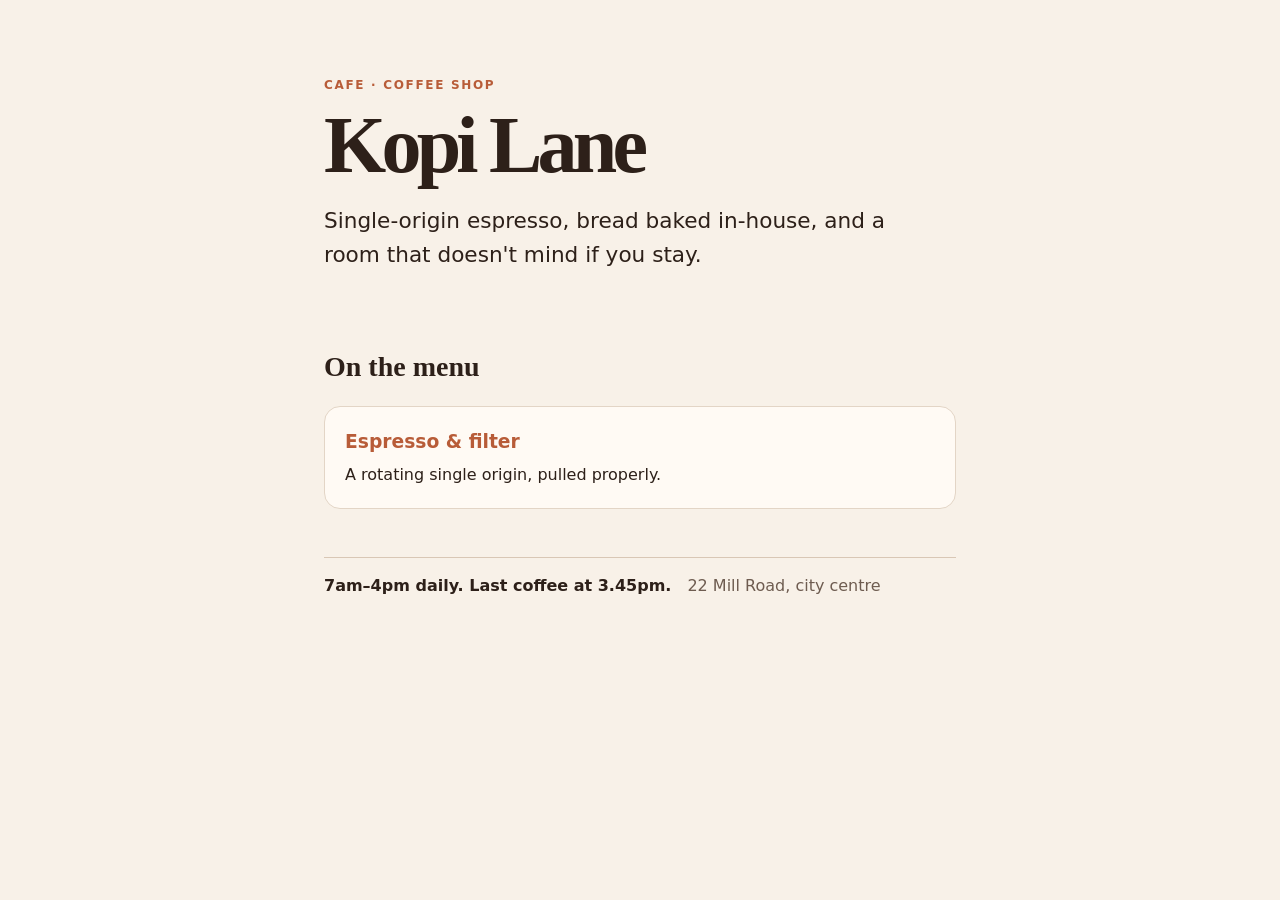
<file: cafe/preview.html>
<!doctype html><html lang="en"><head><meta charset="utf-8"><meta name="viewport" content="width=device-width,initial-scale=1"><title>Cafe preview</title><link rel="stylesheet" href="preview.css"></head><body><main class="preview"><p class="eyebrow">Cafe · Coffee shop</p><h1 data-nightshift="brandName">Kopi Lane</h1><p class="tagline" data-nightshift="tagline">Single-origin espresso, bread baked in-house, and a room that doesn't mind if you stay.</p><section><h2>On the menu</h2><div class="menu" data-nightshift-list="menu"><article class="menu-card"><h3>Espresso &amp; filter</h3><p>A rotating single origin, pulled properly.</p></article></div></section><footer><strong data-nightshift="hours">7am–4pm daily. Last coffee at 3.45pm.</strong><span data-nightshift="address">22 Mill Road, city centre</span></footer></main><script src="renderer.js"></script><script src="preview.js"></script></body></html>
</file>
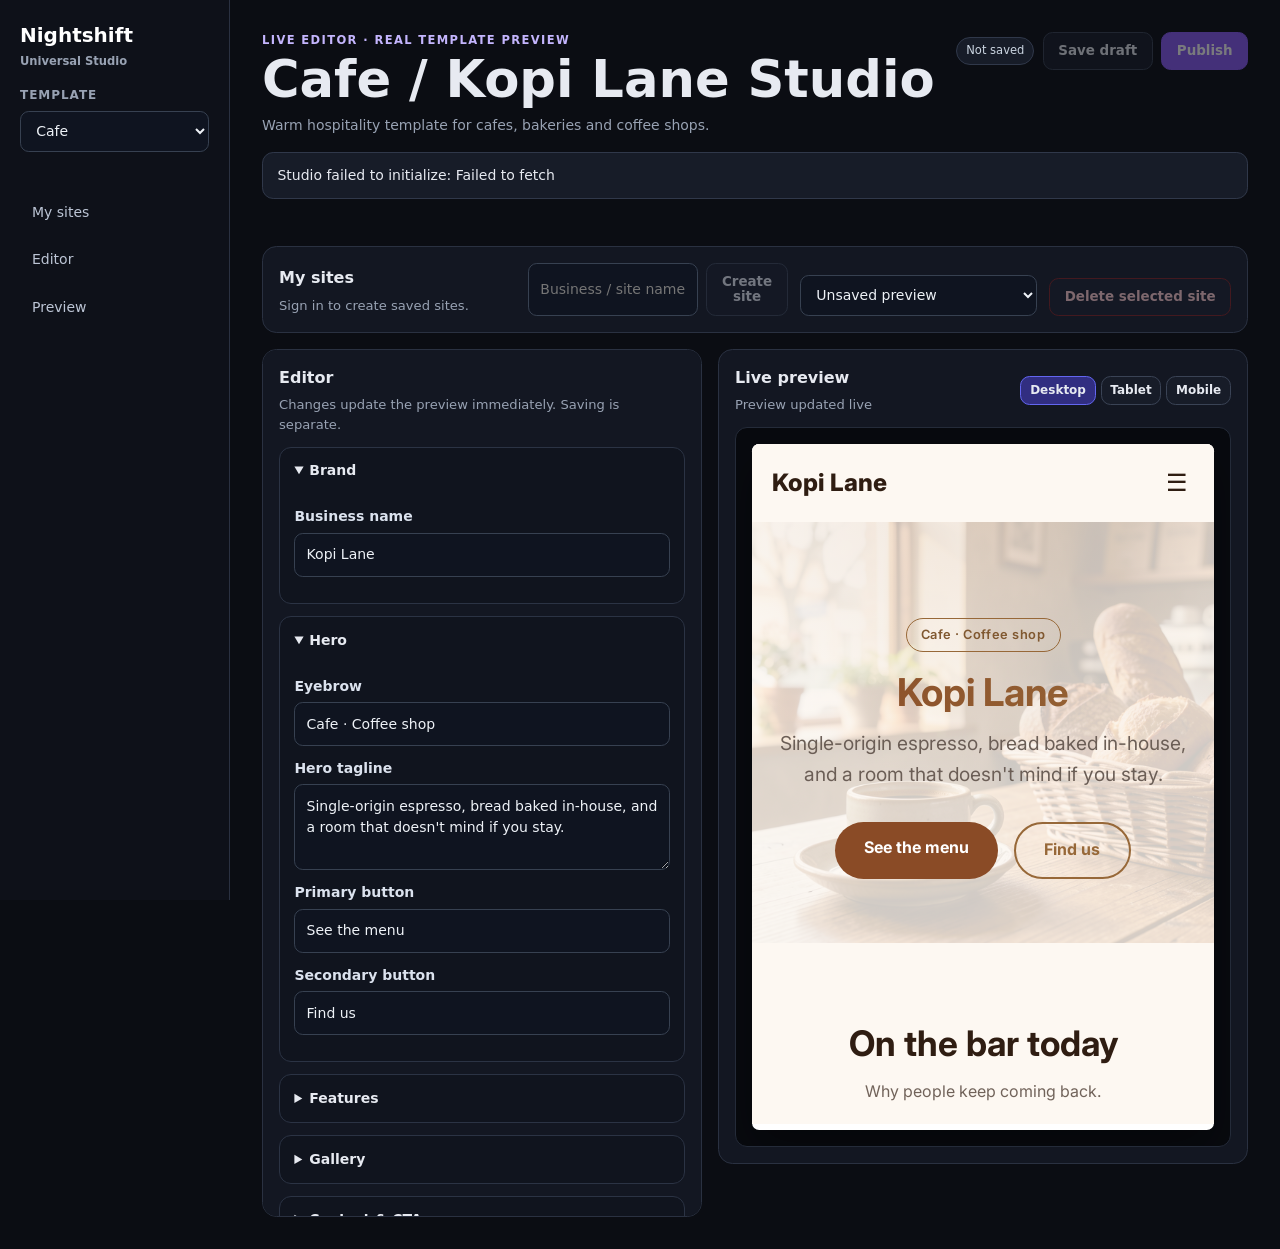
<file: cafe/studio.html>
<!doctype html>
<html lang="en">
<head>
  <meta charset="utf-8">
  <meta name="viewport" content="width=device-width,initial-scale=1">
  <meta name="robots" content="noindex">
  <title>Nightshift Studio</title>
  <script>
    (() => {
      const allowed = ['cafe', 'florist', 'barber', 'fitness', 'trades'];
      let template = 'cafe';
      try {
        const ref = new URL(document.referrer || location.origin);
        const match = ref.pathname.match(/^\/(cafe|florist|barber|fitness|trades)(?:\/|$)/);
        if (match && allowed.includes(match[1])) template = match[1];
      } catch (_) { /* default to Cafe for old bookmarks */ }
      location.replace(`/studio/?template=${encodeURIComponent(template)}`);
    })();
  </script>
</head>
<body><p>Opening Nightshift Studio…</p></body>
</html>
</file>
<file: barber/landing.css>
/* AutoTempl landing stylesheet — generated 2026-08-25 11:18:35 */
:root {
    --primary-color: #1f3a5f;
    --secondary-color: #8d7146;
    --bg-color: #f7f5f2;
    --text-color: #1a1a1a;
    --on-primary-color: #ffffff;
    --on-secondary-color: #ffffff;
    --on-gradient-color: #ffffff;
    --surface-color: #fcfbfa;
    --on-surface-color: #111111;
    --tint-color: #e1e4e7;
    --on-tint-color: #1f3a5f;
    --panel-color: #151515;
    --on-panel-color: #ffffff;
    --muted-on-panel-color: #bdbdbd;
    --border-color: #d8d6d4;
    --muted-color: #61605f;
    --heading-from-color: #1f3a5f;
    --heading-to-color: #866b42;
    --link-color: #1f3a5f;
    --link-alt-color: #866b42;
    --hero-wash-color: #d9dbdd;
    --muted-on-wash-color: #61605f;
    --accent-on-wash-color: #715a38;
    --max-width: 1200px;
    --border-radius: 10px;
}
* { box-sizing: border-box; }
html { scroll-behavior: smooth; }
body { font-family: 'Inter', system-ui, sans-serif, system-ui, sans-serif; margin: 0; background: var(--bg-color); color: var(--text-color); line-height: 1.6; }
a { color: var(--link-color); text-decoration: none; }
a:hover { color: var(--link-alt-color); }
img { max-width: 100%; display: block; }
.container { width: 100%; max-width: var(--max-width); margin: 0 auto; padding: 0 1.25rem; }

.header { padding: 1.25rem 0; position: relative; }
.header .container { display: flex; align-items: center; justify-content: space-between; }
.logo { font-size: 1.5rem; font-weight: 800; color: var(--text-color); display: flex; align-items: center; gap: 0.5rem; }
.logo .mark { width: 30px; height: 30px; border-radius: 8px; background: linear-gradient(135deg, var(--primary-color), var(--secondary-color)); display: inline-block; }
.menu-toggle { display: none; background: none; border: 0; font-size: 1.5rem; cursor: pointer; color: var(--text-color); }
.nav { display: flex; gap: 1.5rem; align-items: center; }
.nav-item { color: var(--text-color); font-weight: 600; opacity: 0.85; }
.nav-item:hover { opacity: 1; color: var(--link-alt-color); }

.footer { padding: 3rem 0 2rem; border-top: 1px solid rgba(148,163,184,0.18); text-align: center; font-size: 0.9rem; color: var(--muted-color); }
.footer .links { margin-top: 0.75rem; }
.social-link { display: inline-block; margin: 0 0.5rem; color: var(--muted-color); }
.social-link:hover { color: var(--link-alt-color); }

.btn { display: inline-block; padding: 0.85rem 1.8rem; border-radius: 999px; background: var(--primary-color); color: var(--on-primary-color); font-weight: 700; border: 0; cursor: pointer; }
.btn:hover { background: var(--secondary-color); color: var(--on-secondary-color); }
.btn-outline { background: transparent; color: var(--secondary-color); border: 2px solid var(--secondary-color); }
.btn-outline:hover { background: var(--secondary-color); color: var(--on-gradient-color); }

.hero { position: relative; padding: 6rem 0 4rem; text-align: center; background: radial-gradient(circle at 50% -20%, var(--hero-wash-color), transparent 62%); }
.hero-img-wrap { position: absolute; inset: 0; width: 100%; height: 100%; overflow: hidden; opacity: 0.18; }
.hero-img { width: 100%; height: 100%; object-fit: cover; }
.hero .container { position: relative; z-index: 2; }
.hero .eyebrow { display: inline-block; padding: 0.35rem 0.9rem; border: 1px solid var(--secondary-color); border-radius: 999px; color: var(--accent-on-wash-color); font-size: 0.8rem; font-weight: 600; letter-spacing: 0.04em; margin-bottom: 1.25rem; }
.hero h1 { font-size: clamp(2.4rem, 6vw, 4.2rem); margin: 0 0 1rem; line-height: 1.05; background: linear-gradient(90deg, var(--heading-from-color), var(--heading-to-color)); -webkit-background-clip: text; background-clip: text; color: transparent; }
.hero p { font-size: 1.2rem; max-width: 620px; margin: 0 auto 2rem; color: var(--muted-on-wash-color); }
.hero .actions { display: flex; gap: 1rem; justify-content: center; flex-wrap: wrap; }

section { padding: 4.5rem 0; }
.section-head { text-align: center; margin-bottom: 3rem; }
.section-head h2 { font-size: 2.2rem; margin: 0 0 0.5rem; }
.section-head p { color: var(--muted-color); max-width: 580px; margin: 0 auto; }

.steps { display: grid; grid-template-columns: repeat(auto-fit, minmax(240px, 1fr)); gap: 1.5rem; counter-reset: step; }
.step { background: var(--panel-color); border: 1px solid rgba(148,163,184,0.15); border-radius: var(--border-radius); padding: 2rem; }
.step .n { font-size: 1.4rem; font-weight: 800; width: 48px; height: 48px; display: flex; align-items: center; justify-content: center; border-radius: 50%; background: linear-gradient(135deg, var(--primary-color), var(--secondary-color)); color: var(--on-gradient-color); margin-bottom: 1rem; }
.step h3 { margin: 0 0 0.5rem; }
.step p { margin: 0; color: var(--muted-on-panel-color); }
.step code { background: var(--tint-color); color: var(--on-tint-color); padding: 0.15rem 0.4rem; border-radius: 4px; font-size: 0.85em; }

.features { display: grid; grid-template-columns: repeat(auto-fit, minmax(250px, 1fr)); gap: 1.5rem; }
.feature { border: 1px solid rgba(148,163,184,0.15); border-radius: var(--border-radius); padding: 1.75rem; transition: transform 0.2s ease, border-color 0.2s; }
.feature:hover { transform: translateY(-4px); border-color: var(--secondary-color); }
.feature .ic { font-size: 1.8rem; margin-bottom: 0.75rem; }
.feature h3 { margin: 0 0 0.4rem; }
.feature p { margin: 0; color: var(--muted-color); }

.gallery { display: grid; grid-template-columns: repeat(auto-fit, minmax(260px, 1fr)); gap: 1.5rem; }
.preview { border: 1px solid rgba(148,163,184,0.15); border-radius: var(--border-radius); overflow: hidden; background: var(--panel-color); transition: transform 0.2s ease, border-color 0.2s; }
.preview:hover { transform: translateY(-6px); border-color: var(--secondary-color); }
.preview .thumb { height: 150px; background: linear-gradient(135deg, var(--primary-color), var(--secondary-color)); position: relative; }
.preview .thumb span { position: absolute; bottom: 0.75rem; left: 0.75rem; color: var(--on-gradient-color); font-weight: 700; font-size: 0.85rem; }
.preview .body { padding: 1.1rem 1.25rem; }
.preview h3 { margin: 0 0 0.3rem; font-size: 1.1rem; color: var(--on-panel-color); }
.preview p { margin: 0 0 0.75rem; color: var(--on-panel-color); font-size: 0.9rem; opacity: 0.85; }
.preview .go { font-weight: 700; color: var(--on-panel-color); opacity: 0.95; }

.pricing { display: grid; grid-template-columns: repeat(auto-fit, minmax(260px, 1fr)); gap: 1.5rem; max-width: 760px; margin: 0 auto; }
.plan { border: 1px solid rgba(148,163,184,0.15); border-radius: var(--border-radius); padding: 2rem; text-align: center; background: var(--panel-color); }
.plan.featured { border-color: var(--secondary-color); box-shadow: 0 10px 40px var(--hero-wash-color); }
.plan .price { font-size: 2.4rem; font-weight: 800; margin: 0.5rem 0; }
.plan .price small { font-size: 1rem; color: var(--muted-on-panel-color); font-weight: 500; }
.plan ul { list-style: none; padding: 0; margin: 1rem 0; color: var(--muted-on-panel-color); }
.plan li { padding: 0.35rem 0; }

.cta { text-align: center; }
.cta-box { background: linear-gradient(135deg, var(--primary-color), var(--secondary-color)); color: var(--on-gradient-color); border-radius: var(--border-radius); padding: 3.5rem 1.5rem; }
.cta-box h2 { margin: 0 0 1rem; font-size: 2rem; }
.cta-box p { margin: 0 0 1.5rem; font-weight: 500; }
.cta-box .btn { background: var(--panel-color); color: var(--on-panel-color); }
.cta-box .btn:hover { background: var(--panel-color); }

.contact { padding: 4.5rem 0; background: var(--surface-color, var(--surface)); border-top: 1px solid var(--border-color); }
.contact .section-head { margin-bottom: 0; }
.contact p { color: var(--muted-color); max-width: 580px; margin: 0 auto; }

@media (max-width: 768px) {
    .menu-toggle { display: block; }
    .nav { display: none; position: absolute; top: 100%; left: 0; right: 0; flex-direction: column; background: var(--bg-color); padding: 1rem; gap: 0.75rem; border-bottom: 1px solid rgba(148,163,184,0.18); }
    .nav.active { display: flex; }
}
</file>
<file: cafe/landing.css>
/* AutoTempl landing stylesheet — generated 2026-08-25 11:18:32 */
:root {
    --primary-color: #8a4b26;
    --secondary-color: #976838;
    --bg-color: #fdf8f2;
    --text-color: #2f1d12;
    --on-primary-color: #ffffff;
    --on-secondary-color: #ffffff;
    --on-gradient-color: #ffffff;
    --surface-color: #fefcfa;
    --on-surface-color: #111111;
    --tint-color: #f0e7e1;
    --on-tint-color: #8a4b26;
    --panel-color: #27180f;
    --on-panel-color: #ffffff;
    --muted-on-panel-color: #c3bebc;
    --border-color: #e0d9d3;
    --muted-color: #71635a;
    --heading-from-color: #8a4b26;
    --heading-to-color: #976838;
    --link-color: #8a4b26;
    --link-alt-color: #976838;
    --hero-wash-color: #ede0d5;
    --muted-on-wash-color: #6b5e56;
    --accent-on-wash-color: #805830;
    --max-width: 1200px;
    --border-radius: 10px;
}
* { box-sizing: border-box; }
html { scroll-behavior: smooth; }
body { font-family: 'Inter', system-ui, sans-serif, system-ui, sans-serif; margin: 0; background: var(--bg-color); color: var(--text-color); line-height: 1.6; }
a { color: var(--link-color); text-decoration: none; }
a:hover { color: var(--link-alt-color); }
img { max-width: 100%; display: block; }
.container { width: 100%; max-width: var(--max-width); margin: 0 auto; padding: 0 1.25rem; }

.header { padding: 1.25rem 0; position: relative; }
.header .container { display: flex; align-items: center; justify-content: space-between; }
.logo { font-size: 1.5rem; font-weight: 800; color: var(--text-color); display: flex; align-items: center; gap: 0.5rem; }
.logo .mark { width: 30px; height: 30px; border-radius: 8px; background: linear-gradient(135deg, var(--primary-color), var(--secondary-color)); display: inline-block; }
.menu-toggle { display: none; background: none; border: 0; font-size: 1.5rem; cursor: pointer; color: var(--text-color); }
.nav { display: flex; gap: 1.5rem; align-items: center; }
.nav-item { color: var(--text-color); font-weight: 600; opacity: 0.85; }
.nav-item:hover { opacity: 1; color: var(--link-alt-color); }

.footer { padding: 3rem 0 2rem; border-top: 1px solid rgba(148,163,184,0.18); text-align: center; font-size: 0.9rem; color: var(--muted-color); }
.footer .links { margin-top: 0.75rem; }
.social-link { display: inline-block; margin: 0 0.5rem; color: var(--muted-color); }
.social-link:hover { color: var(--link-alt-color); }

.btn { display: inline-block; padding: 0.85rem 1.8rem; border-radius: 999px; background: var(--primary-color); color: var(--on-primary-color); font-weight: 700; border: 0; cursor: pointer; }
.btn:hover { background: var(--secondary-color); color: var(--on-secondary-color); }
.btn-outline { background: transparent; color: var(--secondary-color); border: 2px solid var(--secondary-color); }
.btn-outline:hover { background: var(--secondary-color); color: var(--on-gradient-color); }

.hero { position: relative; padding: 6rem 0 4rem; text-align: center; background: radial-gradient(circle at 50% -20%, var(--hero-wash-color), transparent 62%); }
.hero-img-wrap { position: absolute; inset: 0; width: 100%; height: 100%; overflow: hidden; opacity: 0.18; }
.hero-img { width: 100%; height: 100%; object-fit: cover; }
.hero .container { position: relative; z-index: 2; }
.hero .eyebrow { display: inline-block; padding: 0.35rem 0.9rem; border: 1px solid var(--secondary-color); border-radius: 999px; color: var(--accent-on-wash-color); font-size: 0.8rem; font-weight: 600; letter-spacing: 0.04em; margin-bottom: 1.25rem; }
.hero h1 { font-size: clamp(2.4rem, 6vw, 4.2rem); margin: 0 0 1rem; line-height: 1.05; background: linear-gradient(90deg, var(--heading-from-color), var(--heading-to-color)); -webkit-background-clip: text; background-clip: text; color: transparent; }
.hero p { font-size: 1.2rem; max-width: 620px; margin: 0 auto 2rem; color: var(--muted-on-wash-color); }
.hero .actions { display: flex; gap: 1rem; justify-content: center; flex-wrap: wrap; }

section { padding: 4.5rem 0; }
.section-head { text-align: center; margin-bottom: 3rem; }
.section-head h2 { font-size: 2.2rem; margin: 0 0 0.5rem; }
.section-head p { color: var(--muted-color); max-width: 580px; margin: 0 auto; }

.steps { display: grid; grid-template-columns: repeat(auto-fit, minmax(240px, 1fr)); gap: 1.5rem; counter-reset: step; }
.step { background: var(--panel-color); border: 1px solid rgba(148,163,184,0.15); border-radius: var(--border-radius); padding: 2rem; }
.step .n { font-size: 1.4rem; font-weight: 800; width: 48px; height: 48px; display: flex; align-items: center; justify-content: center; border-radius: 50%; background: linear-gradient(135deg, var(--primary-color), var(--secondary-color)); color: var(--on-gradient-color); margin-bottom: 1rem; }
.step h3 { margin: 0 0 0.5rem; }
.step p { margin: 0; color: var(--muted-on-panel-color); }
.step code { background: var(--tint-color); color: var(--on-tint-color); padding: 0.15rem 0.4rem; border-radius: 4px; font-size: 0.85em; }

.features { display: grid; grid-template-columns: repeat(auto-fit, minmax(250px, 1fr)); gap: 1.5rem; }
.feature { border: 1px solid rgba(148,163,184,0.15); border-radius: var(--border-radius); padding: 1.75rem; transition: transform 0.2s ease, border-color 0.2s; }
.feature:hover { transform: translateY(-4px); border-color: var(--secondary-color); }
.feature .ic { font-size: 1.8rem; margin-bottom: 0.75rem; }
.feature h3 { margin: 0 0 0.4rem; }
.feature p { margin: 0; color: var(--muted-color); }

.gallery { display: grid; grid-template-columns: repeat(auto-fit, minmax(260px, 1fr)); gap: 1.5rem; }
.preview { border: 1px solid rgba(148,163,184,0.15); border-radius: var(--border-radius); overflow: hidden; background: var(--panel-color); transition: transform 0.2s ease, border-color 0.2s; }
.preview:hover { transform: translateY(-6px); border-color: var(--secondary-color); }
.preview .thumb { height: 150px; background: linear-gradient(135deg, var(--primary-color), var(--secondary-color)); position: relative; }
.preview .thumb span { position: absolute; bottom: 0.75rem; left: 0.75rem; color: var(--on-gradient-color); font-weight: 700; font-size: 0.85rem; }
.preview .body { padding: 1.1rem 1.25rem; }
.preview h3 { margin: 0 0 0.3rem; font-size: 1.1rem; color: var(--on-panel-color); }
.preview p { margin: 0 0 0.75rem; color: var(--on-panel-color); font-size: 0.9rem; opacity: 0.85; }
.preview .go { font-weight: 700; color: var(--on-panel-color); opacity: 0.95; }

.pricing { display: grid; grid-template-columns: repeat(auto-fit, minmax(260px, 1fr)); gap: 1.5rem; max-width: 760px; margin: 0 auto; }
.plan { border: 1px solid rgba(148,163,184,0.15); border-radius: var(--border-radius); padding: 2rem; text-align: center; background: var(--panel-color); }
.plan.featured { border-color: var(--secondary-color); box-shadow: 0 10px 40px var(--hero-wash-color); }
.plan .price { font-size: 2.4rem; font-weight: 800; margin: 0.5rem 0; }
.plan .price small { font-size: 1rem; color: var(--muted-on-panel-color); font-weight: 500; }
.plan ul { list-style: none; padding: 0; margin: 1rem 0; color: var(--muted-on-panel-color); }
.plan li { padding: 0.35rem 0; }

.cta { text-align: center; }
.cta-box { background: linear-gradient(135deg, var(--primary-color), var(--secondary-color)); color: var(--on-gradient-color); border-radius: var(--border-radius); padding: 3.5rem 1.5rem; }
.cta-box h2 { margin: 0 0 1rem; font-size: 2rem; }
.cta-box p { margin: 0 0 1.5rem; font-weight: 500; }
.cta-box .btn { background: var(--panel-color); color: var(--on-panel-color); }
.cta-box .btn:hover { background: var(--panel-color); }

.contact { padding: 4.5rem 0; background: var(--surface-color, var(--surface)); border-top: 1px solid var(--border-color); }
.contact .section-head { margin-bottom: 0; }
.contact p { color: var(--muted-color); max-width: 580px; margin: 0 auto; }

@media (max-width: 768px) {
    .menu-toggle { display: block; }
    .nav { display: none; position: absolute; top: 100%; left: 0; right: 0; flex-direction: column; background: var(--bg-color); padding: 1rem; gap: 0.75rem; border-bottom: 1px solid rgba(148,163,184,0.18); }
    .nav.active { display: flex; }
}
</file>
<file: fitness/landing.css>
/* AutoTempl landing stylesheet — generated 2026-08-25 11:18:38 */
:root {
    --primary-color: #3ddbb4;
    --secondary-color: #7ef0d2;
    --bg-color: #0f1613;
    --text-color: #e8f2ee;
    --on-primary-color: #111111;
    --on-secondary-color: #111111;
    --on-gradient-color: #111111;
    --surface-color: #252c29;
    --on-surface-color: #ffffff;
    --tint-color: #28413a;
    --on-tint-color: #3ddbb4;
    --panel-color: #3f4643;
    --on-panel-color: #ffffff;
    --muted-on-panel-color: #c9cbca;
    --border-color: #2d3532;
    --muted-color: #a3aca8;
    --heading-from-color: #3ddbb4;
    --heading-to-color: #7ef0d2;
    --link-color: #3ddbb4;
    --link-alt-color: #7ef0d2;
    --hero-wash-color: #15322a;
    --muted-on-wash-color: #a3aca8;
    --accent-on-wash-color: #7ef0d2;
    --max-width: 1200px;
    --border-radius: 10px;
}
* { box-sizing: border-box; }
html { scroll-behavior: smooth; }
body { font-family: 'Inter', system-ui, sans-serif, system-ui, sans-serif; margin: 0; background: var(--bg-color); color: var(--text-color); line-height: 1.6; }
a { color: var(--link-color); text-decoration: none; }
a:hover { color: var(--link-alt-color); }
img { max-width: 100%; display: block; }
.container { width: 100%; max-width: var(--max-width); margin: 0 auto; padding: 0 1.25rem; }

.header { padding: 1.25rem 0; position: relative; }
.header .container { display: flex; align-items: center; justify-content: space-between; }
.logo { font-size: 1.5rem; font-weight: 800; color: var(--text-color); display: flex; align-items: center; gap: 0.5rem; }
.logo .mark { width: 30px; height: 30px; border-radius: 8px; background: linear-gradient(135deg, var(--primary-color), var(--secondary-color)); display: inline-block; }
.menu-toggle { display: none; background: none; border: 0; font-size: 1.5rem; cursor: pointer; color: var(--text-color); }
.nav { display: flex; gap: 1.5rem; align-items: center; }
.nav-item { color: var(--text-color); font-weight: 600; opacity: 0.85; }
.nav-item:hover { opacity: 1; color: var(--link-alt-color); }

.footer { padding: 3rem 0 2rem; border-top: 1px solid rgba(148,163,184,0.18); text-align: center; font-size: 0.9rem; color: var(--muted-color); }
.footer .links { margin-top: 0.75rem; }
.social-link { display: inline-block; margin: 0 0.5rem; color: var(--muted-color); }
.social-link:hover { color: var(--link-alt-color); }

.btn { display: inline-block; padding: 0.85rem 1.8rem; border-radius: 999px; background: var(--primary-color); color: var(--on-primary-color); font-weight: 700; border: 0; cursor: pointer; }
.btn:hover { background: var(--secondary-color); color: var(--on-secondary-color); }
.btn-outline { background: transparent; color: var(--secondary-color); border: 2px solid var(--secondary-color); }
.btn-outline:hover { background: var(--secondary-color); color: var(--on-gradient-color); }

.hero { position: relative; padding: 6rem 0 4rem; text-align: center; background: radial-gradient(circle at 50% -20%, var(--hero-wash-color), transparent 62%); }
.hero-img-wrap { position: absolute; inset: 0; width: 100%; height: 100%; overflow: hidden; opacity: 0.18; }
.hero-img { width: 100%; height: 100%; object-fit: cover; }
.hero .container { position: relative; z-index: 2; }
.hero .eyebrow { display: inline-block; padding: 0.35rem 0.9rem; border: 1px solid var(--secondary-color); border-radius: 999px; color: var(--accent-on-wash-color); font-size: 0.8rem; font-weight: 600; letter-spacing: 0.04em; margin-bottom: 1.25rem; }
.hero h1 { font-size: clamp(2.4rem, 6vw, 4.2rem); margin: 0 0 1rem; line-height: 1.05; background: linear-gradient(90deg, var(--heading-from-color), var(--heading-to-color)); -webkit-background-clip: text; background-clip: text; color: transparent; }
.hero p { font-size: 1.2rem; max-width: 620px; margin: 0 auto 2rem; color: var(--muted-on-wash-color); }
.hero .actions { display: flex; gap: 1rem; justify-content: center; flex-wrap: wrap; }

section { padding: 4.5rem 0; }
.section-head { text-align: center; margin-bottom: 3rem; }
.section-head h2 { font-size: 2.2rem; margin: 0 0 0.5rem; }
.section-head p { color: var(--muted-color); max-width: 580px; margin: 0 auto; }

.steps { display: grid; grid-template-columns: repeat(auto-fit, minmax(240px, 1fr)); gap: 1.5rem; counter-reset: step; }
.step { background: var(--panel-color); border: 1px solid rgba(148,163,184,0.15); border-radius: var(--border-radius); padding: 2rem; }
.step .n { font-size: 1.4rem; font-weight: 800; width: 48px; height: 48px; display: flex; align-items: center; justify-content: center; border-radius: 50%; background: linear-gradient(135deg, var(--primary-color), var(--secondary-color)); color: var(--on-gradient-color); margin-bottom: 1rem; }
.step h3 { margin: 0 0 0.5rem; }
.step p { margin: 0; color: var(--muted-on-panel-color); }
.step code { background: var(--tint-color); color: var(--on-tint-color); padding: 0.15rem 0.4rem; border-radius: 4px; font-size: 0.85em; }

.features { display: grid; grid-template-columns: repeat(auto-fit, minmax(250px, 1fr)); gap: 1.5rem; }
.feature { border: 1px solid rgba(148,163,184,0.15); border-radius: var(--border-radius); padding: 1.75rem; transition: transform 0.2s ease, border-color 0.2s; }
.feature:hover { transform: translateY(-4px); border-color: var(--secondary-color); }
.feature .ic { font-size: 1.8rem; margin-bottom: 0.75rem; }
.feature h3 { margin: 0 0 0.4rem; }
.feature p { margin: 0; color: var(--muted-color); }

.gallery { display: grid; grid-template-columns: repeat(auto-fit, minmax(260px, 1fr)); gap: 1.5rem; }
.preview { border: 1px solid rgba(148,163,184,0.15); border-radius: var(--border-radius); overflow: hidden; background: var(--panel-color); transition: transform 0.2s ease, border-color 0.2s; }
.preview:hover { transform: translateY(-6px); border-color: var(--secondary-color); }
.preview .thumb { height: 150px; background: linear-gradient(135deg, var(--primary-color), var(--secondary-color)); position: relative; }
.preview .thumb span { position: absolute; bottom: 0.75rem; left: 0.75rem; color: var(--on-gradient-color); font-weight: 700; font-size: 0.85rem; }
.preview .body { padding: 1.1rem 1.25rem; }
.preview h3 { margin: 0 0 0.3rem; font-size: 1.1rem; color: var(--on-panel-color); }
.preview p { margin: 0 0 0.75rem; color: var(--on-panel-color); font-size: 0.9rem; opacity: 0.85; }
.preview .go { font-weight: 700; color: var(--on-panel-color); opacity: 0.95; }

.pricing { display: grid; grid-template-columns: repeat(auto-fit, minmax(260px, 1fr)); gap: 1.5rem; max-width: 760px; margin: 0 auto; }
.plan { border: 1px solid rgba(148,163,184,0.15); border-radius: var(--border-radius); padding: 2rem; text-align: center; background: var(--panel-color); }
.plan.featured { border-color: var(--secondary-color); box-shadow: 0 10px 40px var(--hero-wash-color); }
.plan .price { font-size: 2.4rem; font-weight: 800; margin: 0.5rem 0; }
.plan .price small { font-size: 1rem; color: var(--muted-on-panel-color); font-weight: 500; }
.plan ul { list-style: none; padding: 0; margin: 1rem 0; color: var(--muted-on-panel-color); }
.plan li { padding: 0.35rem 0; }

.cta { text-align: center; }
.cta-box { background: linear-gradient(135deg, var(--primary-color), var(--secondary-color)); color: var(--on-gradient-color); border-radius: var(--border-radius); padding: 3.5rem 1.5rem; }
.cta-box h2 { margin: 0 0 1rem; font-size: 2rem; }
.cta-box p { margin: 0 0 1.5rem; font-weight: 500; }
.cta-box .btn { background: var(--panel-color); color: var(--on-panel-color); }
.cta-box .btn:hover { background: var(--panel-color); }

.contact { padding: 4.5rem 0; background: var(--surface-color, var(--surface)); border-top: 1px solid var(--border-color); }
.contact .section-head { margin-bottom: 0; }
.contact p { color: var(--muted-color); max-width: 580px; margin: 0 auto; }

@media (max-width: 768px) {
    .menu-toggle { display: block; }
    .nav { display: none; position: absolute; top: 100%; left: 0; right: 0; flex-direction: column; background: var(--bg-color); padding: 1rem; gap: 0.75rem; border-bottom: 1px solid rgba(148,163,184,0.18); }
    .nav.active { display: flex; }
}
</file>
<file: florist/landing.css>
/* AutoTempl landing stylesheet — generated 2026-08-25 11:18:29 */
:root {
    --primary-color: #be6590;
    --secondary-color: #d98ca8;
    --bg-color: #fffaf7;
    --text-color: #3d2430;
    --on-primary-color: #111111;
    --on-secondary-color: #111111;
    --on-gradient-color: #111111;
    --surface-color: #fffdfc;
    --on-surface-color: #111111;
    --tint-color: #f7ebef;
    --on-tint-color: #985173;
    --panel-color: #321e27;
    --on-panel-color: #ffffff;
    --muted-on-panel-color: #c6c0c3;
    --border-color: #e4dcdb;
    --muted-color: #7b6870;
    --heading-from-color: #a2567a;
    --heading-to-color: #986276;
    --link-color: #a2567a;
    --link-alt-color: #986276;
    --hero-wash-color: #f6e5e9;
    --muted-on-wash-color: #75636a;
    --accent-on-wash-color: #825465;
    --max-width: 1200px;
    --border-radius: 10px;
}
* { box-sizing: border-box; }
html { scroll-behavior: smooth; }
body { font-family: 'Inter', system-ui, sans-serif, system-ui, sans-serif; margin: 0; background: var(--bg-color); color: var(--text-color); line-height: 1.6; }
a { color: var(--link-color); text-decoration: none; }
a:hover { color: var(--link-alt-color); }
img { max-width: 100%; display: block; }
.container { width: 100%; max-width: var(--max-width); margin: 0 auto; padding: 0 1.25rem; }

.header { padding: 1.25rem 0; position: relative; }
.header .container { display: flex; align-items: center; justify-content: space-between; }
.logo { font-size: 1.5rem; font-weight: 800; color: var(--text-color); display: flex; align-items: center; gap: 0.5rem; }
.logo .mark { width: 30px; height: 30px; border-radius: 8px; background: linear-gradient(135deg, var(--primary-color), var(--secondary-color)); display: inline-block; }
.menu-toggle { display: none; background: none; border: 0; font-size: 1.5rem; cursor: pointer; color: var(--text-color); }
.nav { display: flex; gap: 1.5rem; align-items: center; }
.nav-item { color: var(--text-color); font-weight: 600; opacity: 0.85; }
.nav-item:hover { opacity: 1; color: var(--link-alt-color); }

.footer { padding: 3rem 0 2rem; border-top: 1px solid rgba(148,163,184,0.18); text-align: center; font-size: 0.9rem; color: var(--muted-color); }
.footer .links { margin-top: 0.75rem; }
.social-link { display: inline-block; margin: 0 0.5rem; color: var(--muted-color); }
.social-link:hover { color: var(--link-alt-color); }

.btn { display: inline-block; padding: 0.85rem 1.8rem; border-radius: 999px; background: var(--primary-color); color: var(--on-primary-color); font-weight: 700; border: 0; cursor: pointer; }
.btn:hover { background: var(--secondary-color); color: var(--on-secondary-color); }
.btn-outline { background: transparent; color: var(--secondary-color); border: 2px solid var(--secondary-color); }
.btn-outline:hover { background: var(--secondary-color); color: var(--on-gradient-color); }

.hero { position: relative; padding: 6rem 0 4rem; text-align: center; background: radial-gradient(circle at 50% -20%, var(--hero-wash-color), transparent 62%); }
.hero-img-wrap { position: absolute; inset: 0; width: 100%; height: 100%; overflow: hidden; opacity: 0.18; }
.hero-img { width: 100%; height: 100%; object-fit: cover; }
.hero .container { position: relative; z-index: 2; }
.hero .eyebrow { display: inline-block; padding: 0.35rem 0.9rem; border: 1px solid var(--secondary-color); border-radius: 999px; color: var(--accent-on-wash-color); font-size: 0.8rem; font-weight: 600; letter-spacing: 0.04em; margin-bottom: 1.25rem; }
.hero h1 { font-size: clamp(2.4rem, 6vw, 4.2rem); margin: 0 0 1rem; line-height: 1.05; background: linear-gradient(90deg, var(--heading-from-color), var(--heading-to-color)); -webkit-background-clip: text; background-clip: text; color: transparent; }
.hero p { font-size: 1.2rem; max-width: 620px; margin: 0 auto 2rem; color: var(--muted-on-wash-color); }
.hero .actions { display: flex; gap: 1rem; justify-content: center; flex-wrap: wrap; }

section { padding: 4.5rem 0; }
.section-head { text-align: center; margin-bottom: 3rem; }
.section-head h2 { font-size: 2.2rem; margin: 0 0 0.5rem; }
.section-head p { color: var(--muted-color); max-width: 580px; margin: 0 auto; }

.steps { display: grid; grid-template-columns: repeat(auto-fit, minmax(240px, 1fr)); gap: 1.5rem; counter-reset: step; }
.step { background: var(--panel-color); border: 1px solid rgba(148,163,184,0.15); border-radius: var(--border-radius); padding: 2rem; }
.step .n { font-size: 1.4rem; font-weight: 800; width: 48px; height: 48px; display: flex; align-items: center; justify-content: center; border-radius: 50%; background: linear-gradient(135deg, var(--primary-color), var(--secondary-color)); color: var(--on-gradient-color); margin-bottom: 1rem; }
.step h3 { margin: 0 0 0.5rem; }
.step p { margin: 0; color: var(--muted-on-panel-color); }
.step code { background: var(--tint-color); color: var(--on-tint-color); padding: 0.15rem 0.4rem; border-radius: 4px; font-size: 0.85em; }

.features { display: grid; grid-template-columns: repeat(auto-fit, minmax(250px, 1fr)); gap: 1.5rem; }
.feature { border: 1px solid rgba(148,163,184,0.15); border-radius: var(--border-radius); padding: 1.75rem; transition: transform 0.2s ease, border-color 0.2s; }
.feature:hover { transform: translateY(-4px); border-color: var(--secondary-color); }
.feature .ic { font-size: 1.8rem; margin-bottom: 0.75rem; }
.feature h3 { margin: 0 0 0.4rem; }
.feature p { margin: 0; color: var(--muted-color); }

.gallery { display: grid; grid-template-columns: repeat(auto-fit, minmax(260px, 1fr)); gap: 1.5rem; }
.preview { border: 1px solid rgba(148,163,184,0.15); border-radius: var(--border-radius); overflow: hidden; background: var(--panel-color); transition: transform 0.2s ease, border-color 0.2s; }
.preview:hover { transform: translateY(-6px); border-color: var(--secondary-color); }
.preview .thumb { height: 150px; background: linear-gradient(135deg, var(--primary-color), var(--secondary-color)); position: relative; }
.preview .thumb span { position: absolute; bottom: 0.75rem; left: 0.75rem; color: var(--on-gradient-color); font-weight: 700; font-size: 0.85rem; }
.preview .body { padding: 1.1rem 1.25rem; }
.preview h3 { margin: 0 0 0.3rem; font-size: 1.1rem; color: var(--on-panel-color); }
.preview p { margin: 0 0 0.75rem; color: var(--on-panel-color); font-size: 0.9rem; opacity: 0.85; }
.preview .go { font-weight: 700; color: var(--on-panel-color); opacity: 0.95; }

.pricing { display: grid; grid-template-columns: repeat(auto-fit, minmax(260px, 1fr)); gap: 1.5rem; max-width: 760px; margin: 0 auto; }
.plan { border: 1px solid rgba(148,163,184,0.15); border-radius: var(--border-radius); padding: 2rem; text-align: center; background: var(--panel-color); }
.plan.featured { border-color: var(--secondary-color); box-shadow: 0 10px 40px var(--hero-wash-color); }
.plan .price { font-size: 2.4rem; font-weight: 800; margin: 0.5rem 0; }
.plan .price small { font-size: 1rem; color: var(--muted-on-panel-color); font-weight: 500; }
.plan ul { list-style: none; padding: 0; margin: 1rem 0; color: var(--muted-on-panel-color); }
.plan li { padding: 0.35rem 0; }

.cta { text-align: center; }
.cta-box { background: linear-gradient(135deg, var(--primary-color), var(--secondary-color)); color: var(--on-gradient-color); border-radius: var(--border-radius); padding: 3.5rem 1.5rem; }
.cta-box h2 { margin: 0 0 1rem; font-size: 2rem; }
.cta-box p { margin: 0 0 1.5rem; font-weight: 500; }
.cta-box .btn { background: var(--panel-color); color: var(--on-panel-color); }
.cta-box .btn:hover { background: var(--panel-color); }

.contact { padding: 4.5rem 0; background: var(--surface-color, var(--surface)); border-top: 1px solid var(--border-color); }
.contact .section-head { margin-bottom: 0; }
.contact p { color: var(--muted-color); max-width: 580px; margin: 0 auto; }

@media (max-width: 768px) {
    .menu-toggle { display: block; }
    .nav { display: none; position: absolute; top: 100%; left: 0; right: 0; flex-direction: column; background: var(--bg-color); padding: 1rem; gap: 0.75rem; border-bottom: 1px solid rgba(148,163,184,0.18); }
    .nav.active { display: flex; }
}
</file>
<file: studio/studio.css>
.auth-panel[hidden]{display:none!important}
:root{--ink:#e7eaf1;--muted:#98a2b3;--bg:#0b0d13;--panel:#131722;--panel2:#191e2c;--line:#2a3141;--accent:#8b5cf6;--danger:#ef4444}*{box-sizing:border-box}html{scroll-behavior:smooth}body{margin:0;background:var(--bg);color:var(--ink);font:14px/1.5 Inter,system-ui,sans-serif}.app{display:grid;grid-template-columns:230px minmax(0,1fr);min-height:100vh}.sidebar{position:sticky;top:0;height:100vh;background:#0e1119;border-right:1px solid var(--line);padding:1.25rem;display:flex;flex-direction:column;gap:1rem}.brand{color:#fff;text-decoration:none;font-size:1.25rem;font-weight:800}.brand small{display:block;color:var(--muted);font-size:.72rem;font-weight:600;margin-top:.2rem}.sidebar-section{display:grid;gap:.4rem}.sidebar-section label{color:var(--muted);font-size:.75rem;font-weight:700;text-transform:uppercase;letter-spacing:.08em}.side-nav{display:grid;gap:.35rem;margin-top:.5rem}.side-nav a{color:#bcc5d5;text-decoration:none;padding:.65rem .75rem;border-radius:.55rem}.side-nav a:hover{background:#1c2230;color:white}.main{min-width:0;padding:clamp(1rem,2.5vw,2.5rem)}.topbar{display:flex;justify-content:space-between;align-items:flex-start;gap:1rem;margin-bottom:1rem}.kicker{color:#c4b5fd;text-transform:uppercase;letter-spacing:.12em;font-weight:800;font-size:.72rem}.topbar h1{margin:.25rem 0 0;font-size:clamp(1.9rem,4vw,3.2rem);line-height:1.05}.subhead{color:var(--muted);margin:.5rem 0 0}.actions{display:flex;align-items:center;gap:.55rem;flex-wrap:wrap}.button,.device-button{border:1px solid #3a4355;background:#171c28;color:#e7eaf1;border-radius:.6rem;padding:.65rem .9rem;font:700 .84rem system-ui;cursor:pointer}.button:hover,.device-button:hover{border-color:#667085}.button:disabled{opacity:.45;cursor:not-allowed}.button.primary{background:var(--accent);border-color:var(--accent);color:#fff}.button.danger{color:#fecaca;border-color:#7f1d1d}.button.subtle{padding:.5rem .75rem}.input{width:100%;border:1px solid #374151;background:#0f1420;color:#eef2f7;border-radius:.55rem;padding:.65rem .7rem;font:inherit}.input:focus,.button:focus-visible,.device-button:focus-visible{outline:2px solid #a78bfa;outline-offset:2px}.notice{background:#171c28;border:1px solid #30384a;border-radius:.7rem;padding:.75rem .9rem;margin-bottom:1rem}.error{color:#fca5a5;min-height:1.2em}.panel{background:var(--panel);border:1px solid var(--line);border-radius:.9rem;padding:1rem}.panel h2{margin:0;font-size:1rem}.status{color:var(--muted);margin:.35rem 0 0;font-size:.82rem}.auth-panel{display:flex;justify-content:space-between;gap:1rem;align-items:end;margin-bottom:1rem}.auth-form{display:flex;gap:.6rem;align-items:end;flex-wrap:wrap}.auth-form label{display:grid;gap:.3rem;color:#cbd5e1;font-size:.8rem}.auth-form .input{min-width:210px}.site-toolbar{display:grid;grid-template-columns:minmax(160px,1fr) minmax(260px,1fr) minmax(220px,1fr) auto;gap:.75rem;align-items:end;margin-bottom:1rem}.site-actions{display:flex;gap:.5rem}.workspace{display:grid;grid-template-columns:minmax(330px,440px) minmax(0,1fr);gap:1rem;align-items:start}.editor-panel{max-height:calc(100vh - 2rem);overflow:auto;position:sticky;top:1rem}.panel-heading{display:flex;justify-content:space-between;gap:.75rem;align-items:flex-start;margin-bottom:.75rem}.dirty-badge,.save-state{font-size:.72rem;color:#fde68a;background:#422006;border:1px solid #854d0e;border-radius:999px;padding:.25rem .55rem}.save-state{color:#cbd5e1;background:#171c28;border-color:#30384a}.field-group{border:1px solid #2b3344;border-radius:.75rem;margin:.75rem 0;background:#10141e}.field-group>summary{cursor:pointer;padding:.8rem .9rem;font-weight:800}.field-group-body{padding:0 .9rem .9rem}.field{display:grid;gap:.35rem;margin:.75rem 0}.field label,.array-title{font-weight:700;color:#dbe2ee}.help{color:var(--muted);font-size:.75rem}.array-field{border-top:1px solid #293142;margin-top:.8rem;padding-top:.8rem}.array-header{display:flex;justify-content:space-between;align-items:center;gap:.5rem}.array-list{display:grid;gap:.65rem;margin-top:.65rem}.array-item{border:1px solid #30394c;border-radius:.65rem;padding:.7rem;background:#0d1119}.array-item-actions{display:flex;justify-content:flex-end;gap:.35rem;margin-top:.45rem}.mini{padding:.35rem .55rem;font-size:.74rem}.preview-panel{min-width:0}.preview-heading{align-items:center}.device-switcher{display:flex;gap:.3rem}.device-button{padding:.4rem .55rem;font-size:.75rem}.device-button.active{background:#312e81;border-color:#6366f1}.preview-stage{min-height:720px;background:#080a0f;border:1px solid #242b39;border-radius:.75rem;padding:1rem;display:flex;justify-content:center;overflow:auto}.preview-shell{width:100%;transition:width .2s ease;background:white;border-radius:.45rem;overflow:hidden;box-shadow:0 18px 45px rgba(0,0,0,.35)}.preview-shell.tablet{width:820px;max-width:100%}.preview-shell.mobile{width:390px;max-width:100%}.preview-shell iframe{border:0;width:100%;height:680px;display:block;background:white}.auth-user{color:#cbd5e1;font-size:.8rem;word-break:break-word}@media(max-width:1100px){.workspace{grid-template-columns:1fr}.editor-panel{position:static;max-height:none}.site-toolbar{grid-template-columns:1fr 1fr}.preview-stage{min-height:600px}}@media(max-width:760px){.app{grid-template-columns:1fr}.sidebar{position:static;height:auto}.side-nav{display:flex}.topbar,.auth-panel{flex-direction:column}.site-toolbar{grid-template-columns:1fr}.site-actions{flex-direction:column}.preview-heading{flex-direction:column}.preview-stage{padding:.5rem}.preview-shell iframe{height:560px}}
</file>
<file: trades/landing.css>
/* AutoTempl landing stylesheet — generated 2026-08-25 11:18:41 */
:root {
    --primary-color: #14448f;
    --secondary-color: #9f6707;
    --bg-color: #ffffff;
    --text-color: #1e293b;
    --on-primary-color: #ffffff;
    --on-secondary-color: #ffffff;
    --on-gradient-color: #ffffff;
    --surface-color: #ffffff;
    --on-surface-color: #111111;
    --tint-color: #e3e9f2;
    --on-tint-color: #14448f;
    --panel-color: #192230;
    --on-panel-color: #ffffff;
    --muted-on-panel-color: #bfc1c5;
    --border-color: #e0e1e4;
    --muted-color: #666d7a;
    --heading-from-color: #14448f;
    --heading-to-color: #9f6707;
    --link-color: #14448f;
    --link-alt-color: #9f6707;
    --hero-wash-color: #dee5ef;
    --muted-on-wash-color: #5c626e;
    --accent-on-wash-color: #875806;
    --max-width: 1200px;
    --border-radius: 10px;
}
* { box-sizing: border-box; }
html { scroll-behavior: smooth; }
body { font-family: 'Inter', system-ui, sans-serif, system-ui, sans-serif; margin: 0; background: var(--bg-color); color: var(--text-color); line-height: 1.6; }
a { color: var(--link-color); text-decoration: none; }
a:hover { color: var(--link-alt-color); }
img { max-width: 100%; display: block; }
.container { width: 100%; max-width: var(--max-width); margin: 0 auto; padding: 0 1.25rem; }

.header { padding: 1.25rem 0; position: relative; }
.header .container { display: flex; align-items: center; justify-content: space-between; }
.logo { font-size: 1.5rem; font-weight: 800; color: var(--text-color); display: flex; align-items: center; gap: 0.5rem; }
.logo .mark { width: 30px; height: 30px; border-radius: 8px; background: linear-gradient(135deg, var(--primary-color), var(--secondary-color)); display: inline-block; }
.menu-toggle { display: none; background: none; border: 0; font-size: 1.5rem; cursor: pointer; color: var(--text-color); }
.nav { display: flex; gap: 1.5rem; align-items: center; }
.nav-item { color: var(--text-color); font-weight: 600; opacity: 0.85; }
.nav-item:hover { opacity: 1; color: var(--link-alt-color); }

.footer { padding: 3rem 0 2rem; border-top: 1px solid rgba(148,163,184,0.18); text-align: center; font-size: 0.9rem; color: var(--muted-color); }
.footer .links { margin-top: 0.75rem; }
.social-link { display: inline-block; margin: 0 0.5rem; color: var(--muted-color); }
.social-link:hover { color: var(--link-alt-color); }

.btn { display: inline-block; padding: 0.85rem 1.8rem; border-radius: 999px; background: var(--primary-color); color: var(--on-primary-color); font-weight: 700; border: 0; cursor: pointer; }
.btn:hover { background: var(--secondary-color); color: var(--on-secondary-color); }
.btn-outline { background: transparent; color: var(--secondary-color); border: 2px solid var(--secondary-color); }
.btn-outline:hover { background: var(--secondary-color); color: var(--on-gradient-color); }

.hero { position: relative; padding: 6rem 0 4rem; text-align: center; background: radial-gradient(circle at 50% -20%, var(--hero-wash-color), transparent 62%); }
.hero-img-wrap { position: absolute; inset: 0; width: 100%; height: 100%; overflow: hidden; opacity: 0.18; }
.hero-img { width: 100%; height: 100%; object-fit: cover; }
.hero .container { position: relative; z-index: 2; }
.hero .eyebrow { display: inline-block; padding: 0.35rem 0.9rem; border: 1px solid var(--secondary-color); border-radius: 999px; color: var(--accent-on-wash-color); font-size: 0.8rem; font-weight: 600; letter-spacing: 0.04em; margin-bottom: 1.25rem; }
.hero h1 { font-size: clamp(2.4rem, 6vw, 4.2rem); margin: 0 0 1rem; line-height: 1.05; background: linear-gradient(90deg, var(--heading-from-color), var(--heading-to-color)); -webkit-background-clip: text; background-clip: text; color: transparent; }
.hero p { font-size: 1.2rem; max-width: 620px; margin: 0 auto 2rem; color: var(--muted-on-wash-color); }
.hero .actions { display: flex; gap: 1rem; justify-content: center; flex-wrap: wrap; }

section { padding: 4.5rem 0; }
.section-head { text-align: center; margin-bottom: 3rem; }
.section-head h2 { font-size: 2.2rem; margin: 0 0 0.5rem; }
.section-head p { color: var(--muted-color); max-width: 580px; margin: 0 auto; }

.steps { display: grid; grid-template-columns: repeat(auto-fit, minmax(240px, 1fr)); gap: 1.5rem; counter-reset: step; }
.step { background: var(--panel-color); border: 1px solid rgba(148,163,184,0.15); border-radius: var(--border-radius); padding: 2rem; }
.step .n { font-size: 1.4rem; font-weight: 800; width: 48px; height: 48px; display: flex; align-items: center; justify-content: center; border-radius: 50%; background: linear-gradient(135deg, var(--primary-color), var(--secondary-color)); color: var(--on-gradient-color); margin-bottom: 1rem; }
.step h3 { margin: 0 0 0.5rem; }
.step p { margin: 0; color: var(--muted-on-panel-color); }
.step code { background: var(--tint-color); color: var(--on-tint-color); padding: 0.15rem 0.4rem; border-radius: 4px; font-size: 0.85em; }

.features { display: grid; grid-template-columns: repeat(auto-fit, minmax(250px, 1fr)); gap: 1.5rem; }
.feature { border: 1px solid rgba(148,163,184,0.15); border-radius: var(--border-radius); padding: 1.75rem; transition: transform 0.2s ease, border-color 0.2s; }
.feature:hover { transform: translateY(-4px); border-color: var(--secondary-color); }
.feature .ic { font-size: 1.8rem; margin-bottom: 0.75rem; }
.feature h3 { margin: 0 0 0.4rem; }
.feature p { margin: 0; color: var(--muted-color); }

.gallery { display: grid; grid-template-columns: repeat(auto-fit, minmax(260px, 1fr)); gap: 1.5rem; }
.preview { border: 1px solid rgba(148,163,184,0.15); border-radius: var(--border-radius); overflow: hidden; background: var(--panel-color); transition: transform 0.2s ease, border-color 0.2s; }
.preview:hover { transform: translateY(-6px); border-color: var(--secondary-color); }
.preview .thumb { height: 150px; background: linear-gradient(135deg, var(--primary-color), var(--secondary-color)); position: relative; }
.preview .thumb span { position: absolute; bottom: 0.75rem; left: 0.75rem; color: var(--on-gradient-color); font-weight: 700; font-size: 0.85rem; }
.preview .body { padding: 1.1rem 1.25rem; }
.preview h3 { margin: 0 0 0.3rem; font-size: 1.1rem; color: var(--on-panel-color); }
.preview p { margin: 0 0 0.75rem; color: var(--on-panel-color); font-size: 0.9rem; opacity: 0.85; }
.preview .go { font-weight: 700; color: var(--on-panel-color); opacity: 0.95; }

.pricing { display: grid; grid-template-columns: repeat(auto-fit, minmax(260px, 1fr)); gap: 1.5rem; max-width: 760px; margin: 0 auto; }
.plan { border: 1px solid rgba(148,163,184,0.15); border-radius: var(--border-radius); padding: 2rem; text-align: center; background: var(--panel-color); }
.plan.featured { border-color: var(--secondary-color); box-shadow: 0 10px 40px var(--hero-wash-color); }
.plan .price { font-size: 2.4rem; font-weight: 800; margin: 0.5rem 0; }
.plan .price small { font-size: 1rem; color: var(--muted-on-panel-color); font-weight: 500; }
.plan ul { list-style: none; padding: 0; margin: 1rem 0; color: var(--muted-on-panel-color); }
.plan li { padding: 0.35rem 0; }

.cta { text-align: center; }
.cta-box { background: linear-gradient(135deg, var(--primary-color), var(--secondary-color)); color: var(--on-gradient-color); border-radius: var(--border-radius); padding: 3.5rem 1.5rem; }
.cta-box h2 { margin: 0 0 1rem; font-size: 2rem; }
.cta-box p { margin: 0 0 1.5rem; font-weight: 500; }
.cta-box .btn { background: var(--panel-color); color: var(--on-panel-color); }
.cta-box .btn:hover { background: var(--panel-color); }

.contact { padding: 4.5rem 0; background: var(--surface-color, var(--surface)); border-top: 1px solid var(--border-color); }
.contact .section-head { margin-bottom: 0; }
.contact p { color: var(--muted-color); max-width: 580px; margin: 0 auto; }

@media (max-width: 768px) {
    .menu-toggle { display: block; }
    .nav { display: none; position: absolute; top: 100%; left: 0; right: 0; flex-direction: column; background: var(--bg-color); padding: 1rem; gap: 0.75rem; border-bottom: 1px solid rgba(148,163,184,0.18); }
    .nav.active { display: flex; }
}
</file>
<file: sales.css>
:root {
  --ink: #071a2d;
  --ink-soft: #294159;
  --muted: #60758a;
  --blue: #14448f;
  --blue-dark: #0c2d62;
  --blue-light: #e7f0ff;
  --amber: #f59e0b;
  --amber-soft: #fff4d8;
  --paper: #f7f9fc;
  --white: #ffffff;
  --line: #dce5ef;
  --green: #13795b;
  --shadow: 0 24px 64px rgba(20, 68, 143, 0.14), 0 8px 20px rgba(7, 26, 45, 0.08);
  --max: 1160px;
}

* { box-sizing: border-box; }
html { scroll-behavior: smooth; }
body {
  margin: 0;
  background: var(--paper);
  color: var(--ink);
  font-family: 'Source Sans 3', system-ui, -apple-system, 'Segoe UI', sans-serif;
  font-size: 17px;
  line-height: 1.55;
  -webkit-font-smoothing: antialiased;
}
body::before {
  content: '';
  position: fixed;
  inset: 0;
  z-index: -2;
  background:
    radial-gradient(circle at 85% 5%, rgba(245, 158, 11, 0.16), transparent 24rem),
    radial-gradient(circle at 12% 12%, rgba(20, 68, 143, 0.12), transparent 28rem),
    linear-gradient(#f9fbfe, #f4f7fb 55%, #fff);
}
a { color: inherit; }
img, iframe { display: block; max-width: 100%; }
button, a { -webkit-tap-highlight-color: transparent; }
:focus-visible { outline: 3px solid var(--amber); outline-offset: 4px; }
.skip-link { position: fixed; top: 8px; left: 8px; z-index: 100; transform: translateY(-150%); background: var(--ink); color: #fff; padding: 10px 14px; border-radius: 6px; }
.skip-link:focus { transform: none; }
.wrap { width: min(calc(100% - 40px), var(--max)); margin-inline: auto; }
.announcement { background: var(--ink); color: #dbe9f8; text-align: center; padding: 9px 18px; font-size: 14px; letter-spacing: .01em; }
.announcement strong { color: #fff; }
.site-nav { position: sticky; top: 0; z-index: 50; border-bottom: 1px solid rgba(220, 229, 239, .8); background: rgba(255,255,255,.88); backdrop-filter: blur(18px); }
.nav-inner { min-height: 72px; display: flex; align-items: center; justify-content: space-between; gap: 30px; }
.brand { display: inline-flex; align-items: center; gap: 11px; text-decoration: none; font-weight: 800; letter-spacing: -.02em; }
.brand-mark { display: grid; place-items: center; width: 34px; height: 34px; color: #fff; background: var(--blue); border-radius: 7px; font-family: 'Barlow Condensed', sans-serif; font-size: 21px; transform: rotate(-3deg); box-shadow: 5px 5px 0 var(--amber); }
.brand small { display: block; color: var(--muted); font-size: 11px; font-weight: 600; letter-spacing: .08em; text-transform: uppercase; }
.nav-links { display: flex; align-items: center; gap: 26px; }
.nav-links a { color: var(--ink-soft); text-decoration: none; font-size: 15px; font-weight: 650; }
.nav-links a:hover { color: var(--blue); }
.nav-links .btn-primary { color: #fff; }
.btn { display: inline-flex; min-height: 48px; align-items: center; justify-content: center; gap: 9px; padding: 11px 19px; border: 1px solid transparent; border-radius: 7px; text-decoration: none; font-weight: 750; line-height: 1.1; transition: transform .18s ease, box-shadow .18s ease, background .18s ease; }
.btn:hover { transform: translateY(-2px); }
.btn-primary { color: #fff; background: var(--blue); box-shadow: 0 11px 25px rgba(20,68,143,.22); }
.btn-primary:hover { background: var(--blue-dark); box-shadow: 0 15px 32px rgba(20,68,143,.3); }
.btn-secondary { color: var(--blue); background: #fff; border-color: #b9cbe1; }
.btn-amber { color: #211503; background: var(--amber); box-shadow: 0 12px 24px rgba(245,158,11,.22); }
.btn-sm { min-height: 42px; padding: 9px 15px; font-size: 15px; }
.eyebrow { display: inline-flex; align-items: center; gap: 8px; margin: 0 0 18px; color: var(--blue); font-size: 13px; font-weight: 800; letter-spacing: .12em; text-transform: uppercase; }
.eyebrow::before { content: ''; width: 28px; height: 3px; background: var(--amber); }
.hero { position: relative; padding: 88px 0 82px; overflow: hidden; }
.hero-grid { display: grid; grid-template-columns: minmax(0, .95fr) minmax(460px, 1.05fr); align-items: center; gap: 70px; }
h1, h2, h3 { margin: 0; font-family: 'Barlow Condensed', 'Arial Narrow', sans-serif; line-height: .98; letter-spacing: -.025em; }
h1 { max-width: 680px; font-size: clamp(52px, 6.4vw, 82px); }
h1 .highlight { position: relative; color: var(--blue); white-space: nowrap; }
h1 .highlight::after { content: ''; position: absolute; left: 0; right: 0; bottom: .04em; height: .12em; z-index: -1; background: var(--amber); transform: rotate(-1deg); opacity: .65; }
.hero-copy > p:not(.eyebrow) { max-width: 620px; margin: 25px 0 0; color: var(--ink-soft); font-size: clamp(18px, 2vw, 21px); }
.hero-actions { display: flex; flex-wrap: wrap; gap: 12px; margin: 31px 0 26px; }
.micro-proof { display: flex; flex-wrap: wrap; gap: 10px 22px; margin: 0; padding: 0; list-style: none; color: var(--muted); font-size: 14px; }
.micro-proof li::before { content: '✓'; color: var(--green); font-weight: 900; margin-right: 7px; }
.browser-shell { position: relative; padding: 11px; border: 1px solid #cedbe9; border-radius: 15px; background: #fff; box-shadow: var(--shadow); transform: rotate(1.2deg); }
.browser-bar { display: flex; align-items: center; gap: 7px; padding: 5px 4px 14px; }
.browser-dot { width: 9px; height: 9px; border-radius: 50%; background: #d6e0e9; }
.browser-address { flex: 1; margin-left: 5px; padding: 5px 10px; border-radius: 4px; background: #edf2f7; color: #708398; font-size: 11px; overflow: hidden; white-space: nowrap; }
.browser-screen { position: relative; aspect-ratio: 4 / 3; overflow: hidden; border-radius: 8px; background: #fff; }
.browser-screen iframe { width: 144%; height: 144%; border: 0; transform: scale(.695); transform-origin: top left; pointer-events: none; }
.live-badge { position: absolute; top: -17px; right: -18px; padding: 9px 13px; color: #fff; background: var(--green); border: 4px solid var(--paper); border-radius: 999px; font-size: 12px; font-weight: 800; letter-spacing: .06em; text-transform: uppercase; box-shadow: 0 8px 18px rgba(19,121,91,.22); }
.float-note { position: absolute; bottom: -24px; left: -30px; max-width: 210px; padding: 15px 17px; background: var(--ink); color: #fff; border-radius: 8px; box-shadow: 12px 12px 0 var(--amber); font-size: 14px; font-weight: 650; transform: rotate(-2deg); }
.included-strip { border-block: 1px solid var(--line); background: rgba(255,255,255,.72); }
.included-grid { display: grid; grid-template-columns: auto repeat(5,1fr); align-items: center; gap: 24px; min-height: 92px; color: var(--ink-soft); font-size: 14px; }
.included-grid strong { color: var(--ink); }
.included-item { display: flex; align-items: center; gap: 8px; font-weight: 650; }
.included-icon { color: var(--blue); font-weight: 900; }
.section { padding: 104px 0; }
.section-head { max-width: 720px; margin-bottom: 46px; }
.section-head h2 { font-size: clamp(42px, 5vw, 62px); }
.section-head p { margin: 18px 0 0; color: var(--muted); font-size: 19px; }
.dark-section { position: relative; overflow: hidden; color: #fff; background: var(--ink); }
.dark-section::before { content: ''; position: absolute; inset: -20% -10%; background: radial-gradient(circle at 85% 20%, rgba(245,158,11,.18), transparent 28rem), radial-gradient(circle at 15% 80%, rgba(77,135,221,.25), transparent 25rem); }
.dark-section .wrap { position: relative; }
.dark-section .eyebrow { color: #95b9ed; }
.dark-section .section-head p { color: #b7c7d8; }
.problem-grid { display: grid; grid-template-columns: 1fr 1fr; gap: 18px; }
.problem-card { padding: 28px; border: 1px solid rgba(255,255,255,.14); border-radius: 10px; background: rgba(255,255,255,.055); }
.problem-card.good { background: linear-gradient(135deg, rgba(20,68,143,.4), rgba(255,255,255,.06)); border-color: rgba(110,163,240,.45); }
.problem-card .label { display: block; margin-bottom: 16px; color: #94a8bd; font-size: 12px; font-weight: 800; letter-spacing: .12em; text-transform: uppercase; }
.problem-card h3 { font-size: 32px; line-height: 1.05; }
.problem-card ul { margin: 20px 0 0; padding: 0; list-style: none; color: #ced9e4; }
.problem-card li { margin: 10px 0; }
.problem-card li::before { content: '—'; color: var(--amber); margin-right: 9px; }
.example-grid { display: grid; grid-template-columns: repeat(3, 1fr); gap: 20px; }
.example-card { overflow: hidden; border: 1px solid var(--line); border-radius: 12px; background: #fff; box-shadow: 0 18px 45px rgba(7,26,45,.08); }
.example-frame { position: relative; aspect-ratio: 16 / 11; overflow: hidden; border-bottom: 1px solid var(--line); background: #eaf0f6; }
.example-frame iframe { width: 100%; height: 100%; border: 0; pointer-events: none; }
.example-content { padding: 23px; }
.example-content .tag { color: var(--blue); font-size: 12px; font-weight: 800; letter-spacing: .1em; text-transform: uppercase; }
.example-content h3 { margin-top: 9px; font-size: 29px; }
.example-content p { min-height: 52px; color: var(--muted); font-size: 15px; }
.example-link { display: inline-flex; align-items: center; gap: 7px; color: var(--blue); font-weight: 800; text-decoration: none; }
.process-grid { display: grid; grid-template-columns: repeat(3,1fr); gap: 28px; counter-reset: steps; }
.process-step { position: relative; padding-top: 76px; counter-increment: steps; }
.process-step::before { content: '0' counter(steps); position: absolute; top: 0; left: 0; color: var(--blue); font-family: 'Barlow Condensed', sans-serif; font-size: 82px; font-weight: 800; line-height: 1; }
.process-step h3 { position: relative; font-size: 30px; }
.process-step p { position: relative; color: var(--muted); }
.pricing-note { display: inline-flex; margin-bottom: 20px; padding: 7px 10px; color: #714a06; background: var(--amber-soft); border: 1px solid #f5d28b; border-radius: 5px; font-size: 13px; font-weight: 700; }
.pricing-grid { display: grid; grid-template-columns: repeat(3,1fr); gap: 18px; align-items: stretch; }
.price-card { position: relative; display: flex; flex-direction: column; padding: 30px; border: 1px solid var(--line); border-radius: 12px; background: #fff; }
.price-card.featured { border: 2px solid var(--blue); box-shadow: var(--shadow); transform: translateY(-9px); }
.popular-label { position: absolute; top: -14px; right: 20px; padding: 6px 10px; color: #fff; background: var(--blue); border-radius: 4px; font-size: 11px; font-weight: 800; letter-spacing: .08em; text-transform: uppercase; }
.price-card h3 { font-size: 32px; }
.price-kicker { margin: 7px 0 0; color: var(--muted); font-size: 14px; }
.price { margin: 24px 0 7px; font-family: 'Barlow Condensed', sans-serif; font-size: 48px; font-weight: 800; line-height: 1; }
.price small { color: var(--muted); font-family: 'Source Sans 3', sans-serif; font-size: 14px; font-weight: 500; }
.price-list { flex: 1; margin: 24px 0; padding: 0; list-style: none; }
.price-list li { margin: 11px 0; color: var(--ink-soft); font-size: 15px; }
.price-list li::before { content: '✓'; color: var(--green); font-weight: 900; margin-right: 9px; }
.price-card .btn { width: 100%; }
.price-footnote { margin: 24px auto 0; max-width: 800px; color: var(--muted); text-align: center; font-size: 13px; }
.ownership { display: grid; grid-template-columns: .8fr 1.2fr; align-items: center; gap: 65px; }
.ownership h2 { font-size: clamp(42px,5vw,62px); }
.ownership p { color: #c0cfdd; }
.ownership-list { display: grid; grid-template-columns: 1fr 1fr; gap: 12px; }
.ownership-item { padding: 17px; border: 1px solid rgba(255,255,255,.16); border-radius: 7px; background: rgba(255,255,255,.06); }
.ownership-item strong { display: block; }
.ownership-item span { color: #afc0d1; font-size: 14px; }
.faq { max-width: 820px; }
details { border-top: 1px solid var(--line); }
details:last-child { border-bottom: 1px solid var(--line); }
summary { position: relative; padding: 23px 48px 23px 0; cursor: pointer; list-style: none; font-weight: 800; }
summary::-webkit-details-marker { display: none; }
summary::after { content: '+'; position: absolute; top: 18px; right: 3px; color: var(--blue); font-size: 27px; }
details[open] summary::after { content: '−'; }
details p { margin: 0; padding: 0 55px 24px 0; color: var(--muted); }
.final-cta { padding: 72px 0; color: #fff; background: var(--blue); }
.final-cta-grid { display: flex; align-items: center; justify-content: space-between; gap: 40px; }
.final-cta h2 { max-width: 680px; font-size: clamp(42px,5vw,64px); }
.final-cta p { margin: 14px 0 0; color: #dbe8fa; }
footer { padding: 42px 0; background: #fff; border-top: 1px solid var(--line); }
.footer-grid { display: flex; justify-content: space-between; gap: 25px; color: var(--muted); font-size: 14px; }
.footer-brand { color: var(--ink); font-weight: 800; }

@media (max-width: 980px) {
  .nav-links a:not(.btn) { display: none; }
  .hero-grid { grid-template-columns: 1fr; }
  .hero { padding-top: 68px; }
  .browser-shell { max-width: 720px; margin: 8px auto 0; }
  .included-grid { grid-template-columns: repeat(3,1fr); padding: 22px 0; }
  .included-grid > strong { grid-column: 1 / -1; }
  .example-grid, .pricing-grid { grid-template-columns: 1fr; }
  .example-card { display: grid; grid-template-columns: .85fr 1.15fr; }
  .example-frame { aspect-ratio: auto; min-height: 270px; border: 0; border-right: 1px solid var(--line); }
  .price-card.featured { transform: none; }
  .ownership { grid-template-columns: 1fr; }
}
@media (max-width: 680px) {
  .wrap { width: min(calc(100% - 28px), var(--max)); }
  .announcement { font-size: 12px; }
  .nav-inner { min-height: 64px; }
  .nav-links .btn { padding-inline: 13px; }
  .brand small { display: none; }
  .hero { padding: 56px 0 70px; }
  .hero-grid { gap: 50px; }
  h1 { font-size: clamp(48px,15vw,67px); }
  h1 .highlight { white-space: normal; }
  .float-note { left: 8px; bottom: -36px; }
  .live-badge { right: 6px; }
  .included-grid { grid-template-columns: 1fr 1fr; gap: 14px; }
  .section { padding: 78px 0; }
  .problem-grid, .process-grid, .ownership-list { grid-template-columns: 1fr; }
  .example-card { display: block; }
  .example-frame { aspect-ratio: 16 / 10; border-right: 0; border-bottom: 1px solid var(--line); }
  .example-content p { min-height: 0; }
  .final-cta-grid, .footer-grid { align-items: flex-start; flex-direction: column; }
  .final-cta .btn { width: 100%; }
}
@media (prefers-reduced-motion: reduce) {
  html { scroll-behavior: auto; }
  *, *::before, *::after { transition-duration: .01ms !important; animation-duration: .01ms !important; }
}
</file>
<file: cafe/preview.css>
:root{--accent:#b85c38}*{box-sizing:border-box}body{margin:0;background:#f8f1e8;color:#2d2019;font:16px/1.55 system-ui,sans-serif}.preview{max-width:760px;margin:auto;padding:clamp(1.5rem,6vw,4rem)}.eyebrow{color:var(--accent);font-size:.75rem;font-weight:800;letter-spacing:.14em;text-transform:uppercase}.preview h1{font:800 clamp(2.5rem,8vw,5rem)/.95 Georgia,serif;letter-spacing:-.06em;margin:.5rem 0 1rem}.tagline{font-size:clamp(1.05rem,2vw,1.35rem);max-width:36rem}section{margin-top:clamp(2rem,8vw,5rem)}h2{font:800 1.75rem Georgia,serif}.menu{display:grid;gap:1rem}.menu-card{background:#fffaf4;border:1px solid #e3d5c6;border-radius:1rem;padding:1.25rem}.menu-card h3{margin:0;color:var(--accent)}.menu-card p{margin:.4rem 0 0}footer{border-top:1px solid #d9c7b5;display:flex;flex-wrap:wrap;gap:.5rem 1rem;margin-top:3rem;padding-top:1rem}footer span{color:#6e5c50}
</file>
